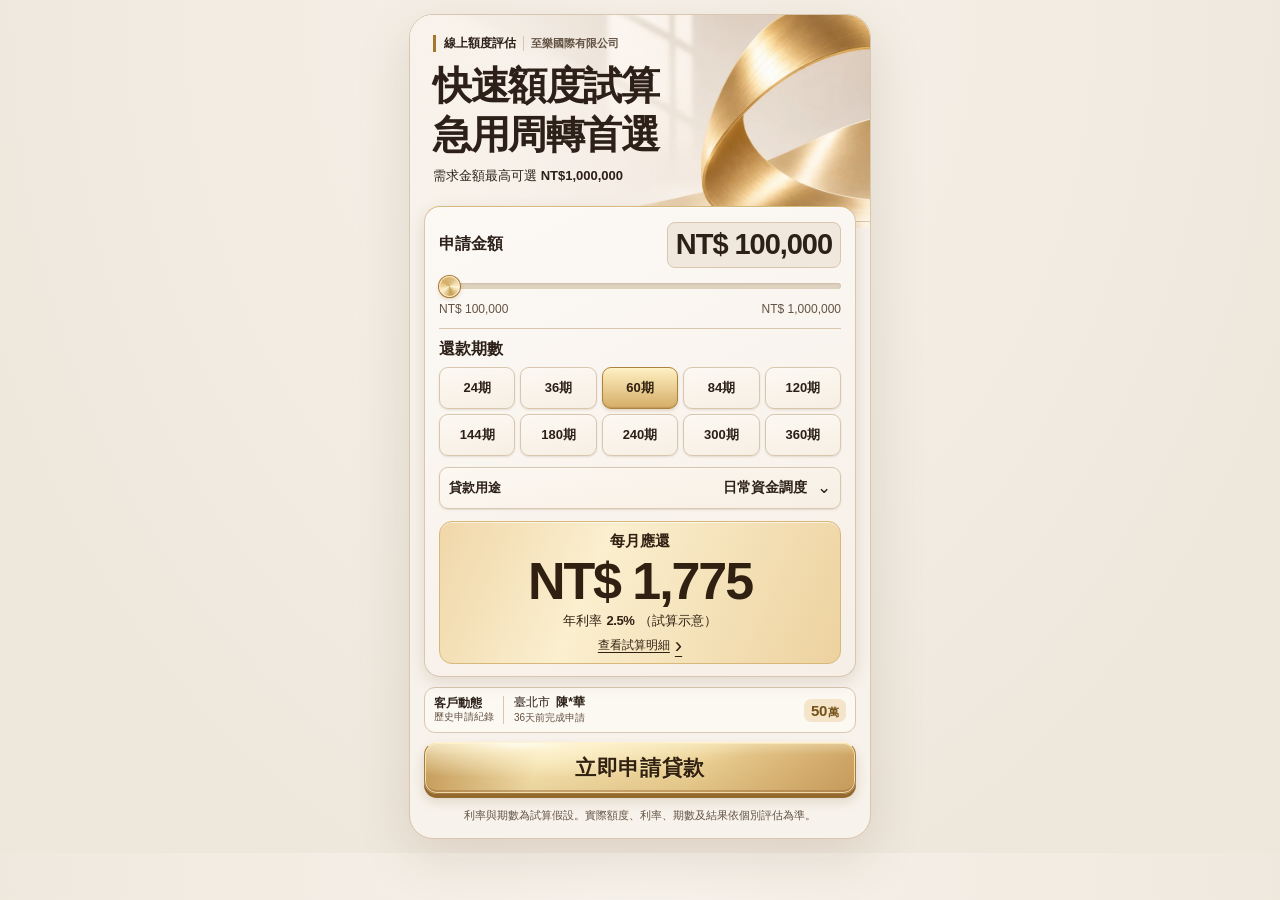
<file: index.html>
<!doctype html>
<html lang="zh-Hant">
<head>
 <meta charset="UTF-8"><meta name="viewport" content="width=device-width,initial-scale=1,viewport-fit=cover">
 <meta name="description" content="最高可選 100 萬，線上試算每月還款，再填寫基本資料送出資金需求。">
 <meta name="theme-color" content="#f7f2eb" media="(prefers-color-scheme: light)"><meta name="theme-color" content="#2a211b" media="(prefers-color-scheme: dark)"><title>資金需求線上評估</title>
 <link rel="preload" as="image" href="champagne-arc/hero.webp">
 <link rel="stylesheet" href="copper-c/base.css?v=20261119-1"><link rel="stylesheet" href="copper-c/notice.css?v=20261119-1"><link rel="stylesheet" href="copper-c/ice.css?v=20261119-1"><link rel="stylesheet" href="copper-c/optical-blue.css?v=20261119-1"><link rel="stylesheet" href="copper-c/form.css?v=20261119-1"><link rel="stylesheet" href="champagne-arc/theme.css?v=20261124-3">
 <script src="repo-pixels.js?v=20261010-1"></script><script src="app.js?v=20261124-c-same-page" defer></script><script src="copper-c/calculator.js?v=20261124-c-same-page" defer></script><script src="copper-c/notice.js?v=20261119-1" defer></script><script src="copper-c/ice.js?v=20261119-1" defer></script>
</head>
<body data-page="c-same-page"><main class="app champagne-arc" id="c-same-page">
 <header class="intro-module" id="c-estimate-header"><img class="optical-hero-image" src="champagne-arc/hero.webp" width="1040" height="520" fetchpriority="high" alt=""><div class="copper-brand"><span class="copper-service">線上額度評估</span><span class="company-name">至樂國際有限公司</span></div><div class="top"><h1>快速額度試算<span>急用周轉首選</span></h1></div><p>需求金額最高可選 <strong>NT$1,000,000</strong></p></header>
 <section id="calculator" class="screen">
  <div class="calculator-panel">
   <div class="amount"><label for="amount">申請金額</label><strong id="amount-value">NT$ 100,000</strong><input id="amount" type="range" min="100000" max="1000000" step="50000" value="100000"><div class="limits"><span>NT$ 100,000</span><span>NT$ 1,000,000</span></div></div>
   <div class="term-section"><h2>還款期數</h2><div class="terms choices"><button type="button" data-term="24">24期</button><button type="button" data-term="36">36期</button><button type="button" data-term="60" class="selected" aria-pressed="true">60期</button><button type="button" data-term="84">84期</button><button type="button" data-term="120">120期</button><button type="button" data-term="144">144期</button><button type="button" data-term="180">180期</button><button type="button" data-term="240">240期</button><button type="button" data-term="300">300期</button><button type="button" data-term="360">360期</button></div></div>
   <details class="purpose-section" aria-labelledby="champagne-purpose"><summary><span id="champagne-purpose">貸款用途</span><strong id="purpose-value">日常資金調度</strong><b aria-hidden="true">⌄</b></summary><div class="purposes choices"><button type="button" class="selected" aria-pressed="true">日常資金調度</button><button type="button">整合既有貸款</button><button type="button">自營生意備款</button><button type="button">家庭臨時支出</button><button type="button">設備工具添購</button><button type="button">其他資金安排</button></div></details>
   <div class="result"><div class="payment-row"><div><p>每月應還</p><strong id="payment">NT$ 1,775</strong></div><div class="rate-block"><span>年利率</span><b id="rate">2.5%</b><span>（試算示意）</span></div></div><details class="cost-details"><summary>查看試算明細<span aria-hidden="true">›</span></summary><div class="metrics"><div><span>總利息</span><b id="interest"></b></div><div><span>總還款</span><b id="total"></b></div></div></details></div>
  </div>
  <div class="apply-dock"><div class="optical-activity-slot"><aside class="application-notice" aria-label="歷史客戶申請紀錄，非核貸結果"><span class="optical-activity-label">客戶動態<small>歷史申請紀錄</small></span><span class="optical-activity-copy"><span class="capsule-person"><span id="notice-city">臺北市</span><strong id="notice-name">陳*華</strong></span><span class="capsule-status" id="notice-time">已完成申請</span></span><strong class="notice-amount"><span id="notice-amount">50</span><small>萬</small></strong></aside></div><button type="button" class="primary" id="apply">立即申請貸款</button></div>
  <p class="disclaimer">利率與期數為試算假設。實際額度、利率、期數及結果依個別評估為準。</p>
 </section>
 <div id="c-application" hidden>
  <header class="intro-module">
    <div class="copper-brand"><span class="company-name">至樂國際有限公司</span><span class="copper-service">線上額度評估</span></div>
    <div class="top">
      <button type="button" class="form-back" id="c-return-to-estimate" aria-label="返回金額試算">‹</button>
      <h1>快速額度試算<span>急用周轉首選</span></h1>
    </div>
    <p>需求金額最高可選 <strong>NT$1,000,000</strong></p>
  </header>
  <div id="application-layout">
    <section id="application" class="screen" hidden aria-labelledby="form-title">
      <div class="application-heading">
        <h2 id="form-title" tabindex="-1">填寫申請資料</h2>
        <p>請填寫本人真實資料，方便專員接續確認。</p>
      </div>
      <form id="lead-form" class="application-workspace" novalidate>
        <div class="amount-editor form-amount inline-amount">
          <div class="inline-amount-heading">
            <span id="c-amount-label">需求金額</span>
            <strong id="selected-amount" aria-live="polite">尚未選擇</strong>
          </div>
          <div class="bands" id="c-amount-options" role="group" aria-labelledby="c-amount-label">
            <button type="button" data-amount="10萬-20萬" aria-pressed="false">10萬–20萬</button>
            <button type="button" data-amount="20萬-30萬" aria-pressed="false">20萬–30萬</button>
            <button type="button" data-amount="30萬-50萬" aria-pressed="false">30萬–50萬</button>
            <button type="button" data-amount="50萬-100萬" aria-pressed="false">50萬–100萬</button>
          </div>
        </div>
        <div class="identity-fields">
          <label class="field" for="name">姓名
            <input id="name" name="name" type="text" autocomplete="name" enterkeyhint="next" placeholder="請輸入姓名" required aria-describedby="name-error">
            <span id="name-error" class="field-error" data-error-for="name" aria-live="polite"></span>
          </label>
          <label class="field" for="age">年齡
            <input id="age" name="age" type="text" inputmode="numeric" maxlength="3" enterkeyhint="next" placeholder="例：35" required aria-describedby="age-hint age-error">
            <small id="age-hint">18-60 歲可辦理；60 歲以上目前無法辦理</small>
            <span id="age-error" class="field-error" data-error-for="age" aria-live="polite"></span>
          </label>
          <label class="field" for="phone">手機號碼
            <input id="phone" name="phone" type="tel" autocomplete="tel" enterkeyhint="done" placeholder="請填寫手機號碼" required aria-describedby="phone-error">
            <span id="phone-error" class="field-error" data-error-for="phone" aria-live="polite"></span>
          </label>
        </div>
        <fieldset class="warning-fieldset">
          <legend>是否為警示戶/告誡戶</legend>
          <div class="warning-options">
            <label><input type="radio" name="warning_account" value="非警示戶" required><span>否</span></label>
            <label><input type="radio" name="warning_account" value="警示戶" required><span>是</span></label>
          </div>
          <p id="warning-help">本服務目前不受理警示戶或告誡戶申請。</p>
          <p class="field-error" data-error-for="warning_account" role="alert"></p>
          <p id="form-status" role="status" aria-live="polite"></p>
        </fieldset>
        <p class="privacy">送出即表示同意將資料用於需求評估及聯絡。請勿提供網銀密碼、簡訊驗證碼或先行匯款。</p>
        <div class="form-submit">
          <button class="primary" id="submit-button" type="submit">立即送出需求</button>
        </div>
      </form>
    </section>
  </div>
  <section id="success-panel" class="screen" hidden tabindex="-1" aria-labelledby="success-title">
    <div class="card success">
      <div class="check" aria-hidden="true">✓</div>
      <h1 id="success-title">資料已收到<br>還差最後一步</h1>
      <p>請加入 LINE 並主動傳送姓名，專員收到後才能開始確認。</p>
      <div class="summary success-amount">
        <span>本次需求金額</span><strong id="success-amount">待確認</strong>
      </div>
      <div class="summary">
        <span>進入 LINE 後請傳送</span><strong id="line-name-to-send">待確認</strong>
        <button type="button" class="copy-name-button" id="copy-line-name-button">複製姓名</button>
      </div>
      <a class="line" id="line-add-button" href="https://lin.ee/591VM3X" target="_blank" rel="noopener">LINE　複製姓名並加入 LINE</a>
      <p id="copy-line-name-status" role="status" aria-live="polite"></p>
      <p class="line-id-label" hidden>LINE ID：<strong id="line-id-text"></strong></p>
      <a class="restart-link" href="">重新填寫</a>
    </div>
  </section>
  <footer class="form-foot">
    <p>本服務為需求登記與諮詢聯繫，不是銀行或放款機構。實際結果依個別條件確認。</p>
  </footer>
 </div>
 <noscript>請開啟 JavaScript 後使用線上申請功能。</noscript>
</main></body></html>
</file>
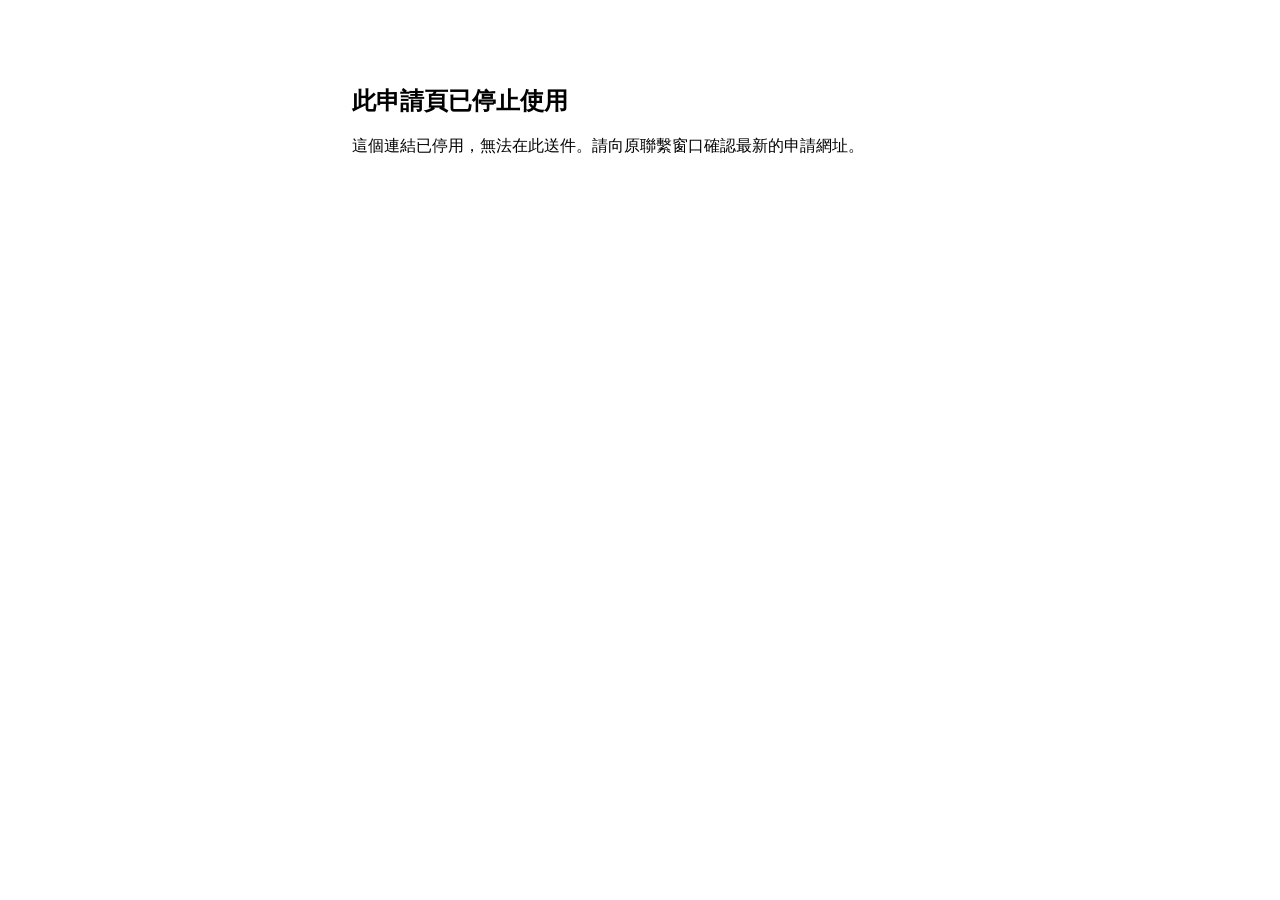
<file: e/index.html>
<!doctype html>
<html lang="zh-Hant">
<head>
  <meta charset="utf-8">
  <meta name="viewport" content="width=device-width, initial-scale=1">
  <meta name="robots" content="noindex, nofollow">
  <meta http-equiv="Content-Security-Policy" content="default-src 'none'; style-src 'unsafe-inline'; base-uri 'none'; form-action 'none'">
  <title>此申請頁已停止使用</title>
  <style>
    :root { color-scheme: light dark; font-family: system-ui, "Microsoft JhengHei", sans-serif; }
    body { margin: 0; padding: 32px 20px; line-height: 1.6; }
    main { max-width: 36rem; margin: 6vh auto; }
    h1 { font-size: 1.5rem; line-height: 1.3; }
  </style>
</head>
<body>
  <main>
    <h1>此申請頁已停止使用</h1>
    <p>這個連結已停用，無法在此送件。請向原聯繫窗口確認最新的申請網址。</p>
  </main>
</body>
</html>
</file>
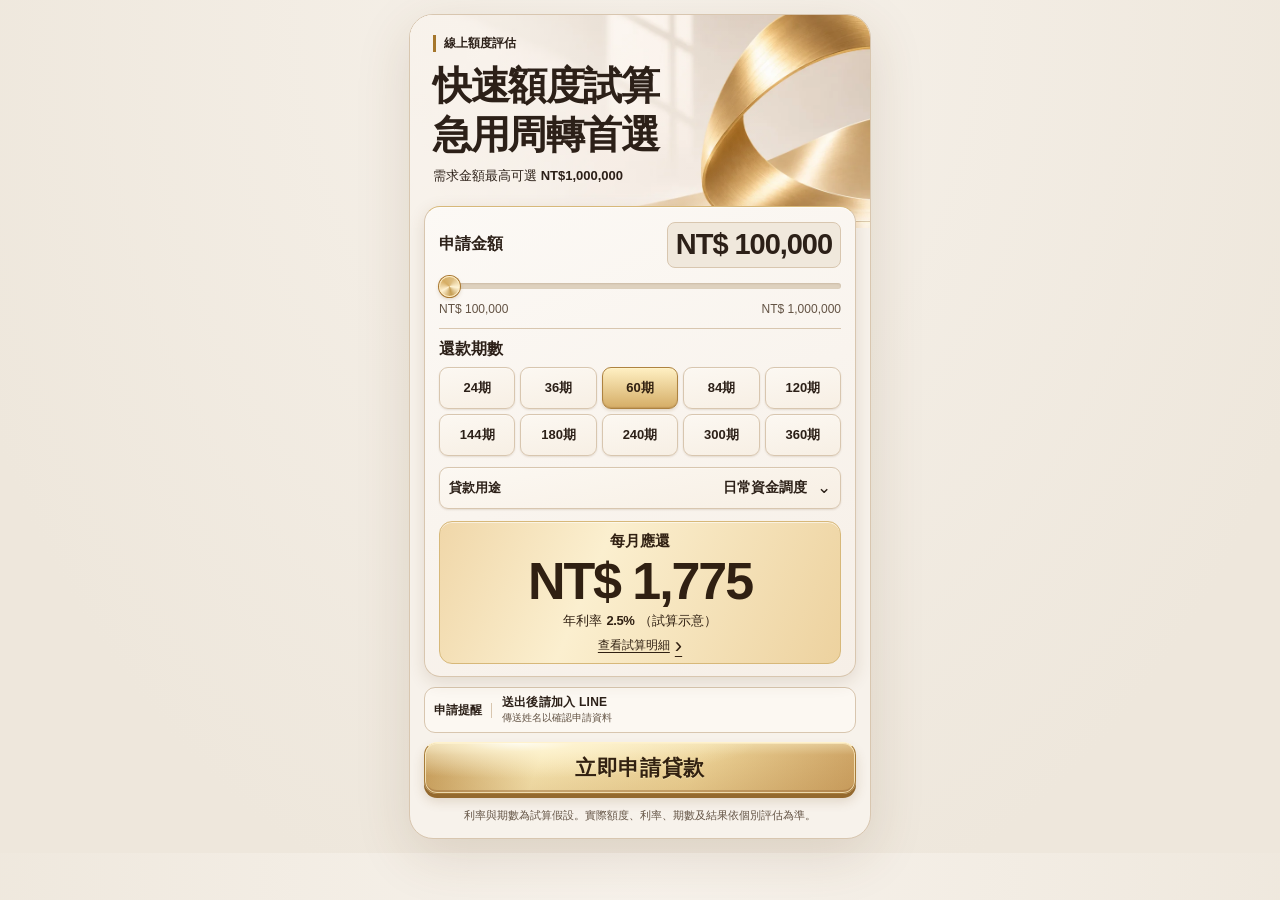
<file: f/index.html>
<!doctype html>
<html lang="zh-Hant">
<head>
 <meta charset="UTF-8"><meta name="viewport" content="width=device-width,initial-scale=1,viewport-fit=cover">
 <meta name="description" content="最高可選 100 萬，線上試算每月還款，再填寫基本資料送出資金需求。">
 <meta name="theme-color" content="#f7f2eb" media="(prefers-color-scheme: light)"><meta name="theme-color" content="#2a211b" media="(prefers-color-scheme: dark)"><title>資金需求線上評估</title>
 <link rel="preload" as="image" href="../champagne-arc/hero.webp">
 <link rel="stylesheet" href="../copper-c/base.css?v=20261119-1"><link rel="stylesheet" href="../copper-c/notice.css?v=20261119-1"><link rel="stylesheet" href="../copper-c/ice.css?v=20261119-1"><link rel="stylesheet" href="../copper-c/optical-blue.css?v=20261119-1"><link rel="stylesheet" href="../copper-c/form.css?v=20261119-1"><link rel="stylesheet" href="../champagne-arc/theme.css?v=20261124-3">
 <script src="../repo-pixels.js?v=20261010-1"></script><script src="../app.js?v=20261124-f-champagne" defer></script><script src="../copper-c/calculator.js?v=20261124-f-champagne" defer></script><script src="../copper-c/ice.js?v=20261119-1" defer></script>
</head>
<body data-page="f-champagne"><main class="app champagne-arc" id="c-same-page">
 <header class="intro-module" id="c-estimate-header"><img class="optical-hero-image" src="../champagne-arc/hero.webp" width="1040" height="520" fetchpriority="high" alt=""><div class="copper-brand"><span class="copper-service">線上額度評估</span></div><div class="top"><h1>快速額度試算<span>急用周轉首選</span></h1></div><p>需求金額最高可選 <strong>NT$1,000,000</strong></p></header>
 <section id="calculator" class="screen">
  <div class="calculator-panel">
   <div class="amount"><label for="amount">申請金額</label><strong id="amount-value">NT$ 100,000</strong><input id="amount" type="range" min="100000" max="1000000" step="50000" value="100000"><div class="limits"><span>NT$ 100,000</span><span>NT$ 1,000,000</span></div></div>
   <div class="term-section"><h2>還款期數</h2><div class="terms choices"><button type="button" data-term="24">24期</button><button type="button" data-term="36">36期</button><button type="button" data-term="60" class="selected" aria-pressed="true">60期</button><button type="button" data-term="84">84期</button><button type="button" data-term="120">120期</button><button type="button" data-term="144">144期</button><button type="button" data-term="180">180期</button><button type="button" data-term="240">240期</button><button type="button" data-term="300">300期</button><button type="button" data-term="360">360期</button></div></div>
   <details class="purpose-section" aria-labelledby="champagne-purpose"><summary><span id="champagne-purpose">貸款用途</span><strong id="purpose-value">日常資金調度</strong><b aria-hidden="true">⌄</b></summary><div class="purposes choices"><button type="button" class="selected" aria-pressed="true">日常資金調度</button><button type="button">整合既有貸款</button><button type="button">自營生意備款</button><button type="button">家庭臨時支出</button><button type="button">設備工具添購</button><button type="button">其他資金安排</button></div></details>
   <div class="result"><div class="payment-row"><div><p>每月應還</p><strong id="payment">NT$ 1,775</strong></div><div class="rate-block"><span>年利率</span><b id="rate">2.5%</b><span>（試算示意）</span></div></div><details class="cost-details"><summary>查看試算明細<span aria-hidden="true">›</span></summary><div class="metrics"><div><span>總利息</span><b id="interest"></b></div><div><span>總還款</span><b id="total"></b></div></div></details></div>
  </div>
  <div class="apply-dock"><div class="optical-activity-slot"><aside class="application-notice" aria-label="申請提醒"><span class="optical-activity-label">申請提醒</span><span class="optical-activity-copy"><span class="capsule-person"><strong>送出後請加入 LINE</strong></span><span class="capsule-status">傳送姓名以確認申請資料</span></span></aside></div><button type="button" class="primary" id="apply">立即申請貸款</button></div>
  <p class="disclaimer">利率與期數為試算假設。實際額度、利率、期數及結果依個別評估為準。</p>
 </section>
 <div id="c-application" hidden>
  <header class="intro-module">
    <div class="copper-brand"><span class="copper-service">線上額度評估</span></div>
    <div class="top">
      <button type="button" class="form-back" id="c-return-to-estimate" aria-label="返回金額試算">‹</button>
      <h1>快速額度試算<span>急用周轉首選</span></h1>
    </div>
    <p>需求金額最高可選 <strong>NT$1,000,000</strong></p>
  </header>
  <div id="application-layout">
    <section id="application" class="screen" hidden aria-labelledby="form-title">
      <div class="application-heading">
        <h2 id="form-title" tabindex="-1">填寫申請資料</h2>
        <p>請填寫本人真實資料，方便專員接續確認。</p>
      </div>
      <form id="lead-form" class="application-workspace" novalidate>
        <div class="amount-editor form-amount inline-amount">
          <div class="inline-amount-heading">
            <span id="c-amount-label">需求金額</span>
            <strong id="selected-amount" aria-live="polite">尚未選擇</strong>
          </div>
          <div class="bands" id="c-amount-options" role="group" aria-labelledby="c-amount-label">
            <button type="button" data-amount="10萬-20萬" aria-pressed="false">10萬-20萬</button>
            <button type="button" data-amount="20萬-30萬" aria-pressed="false">20萬-30萬</button>
            <button type="button" data-amount="30萬-50萬" aria-pressed="false">30萬-50萬</button>
            <button type="button" data-amount="50萬-100萬" aria-pressed="false">50萬-100萬</button>
          </div>
        </div>
        <div class="identity-fields">
          <label class="field" for="name">姓名
            <input id="name" name="name" type="text" autocomplete="name" enterkeyhint="next" placeholder="請輸入姓名" required aria-describedby="name-error">
            <span id="name-error" class="field-error" data-error-for="name" aria-live="polite"></span>
          </label>
          <label class="field" for="age">年齡
            <input id="age" name="age" type="text" inputmode="numeric" maxlength="3" enterkeyhint="next" placeholder="例：35" required aria-describedby="age-hint age-error">
            <small id="age-hint">18-60 歲可辦理；60 歲以上目前無法辦理</small>
            <span id="age-error" class="field-error" data-error-for="age" aria-live="polite"></span>
          </label>
          <label class="field" for="phone">手機號碼
            <input id="phone" name="phone" type="tel" autocomplete="tel" enterkeyhint="done" placeholder="請填寫手機號碼" required aria-describedby="phone-error">
            <span id="phone-error" class="field-error" data-error-for="phone" aria-live="polite"></span>
          </label>
        </div>
        <fieldset class="warning-fieldset">
          <legend>是否為警示戶/告誡戶</legend>
          <div class="warning-options">
            <label><input type="radio" name="warning_account" value="非警示戶" required><span>否</span></label>
            <label><input type="radio" name="warning_account" value="警示戶" required><span>是</span></label>
          </div>
          <p id="warning-help">本服務目前不受理警示戶或告誡戶申請。</p>
          <p class="field-error" data-error-for="warning_account" role="alert"></p>
          <p id="form-status" role="status" aria-live="polite"></p>
        </fieldset>
        <p class="privacy">送出即表示同意將資料用於需求評估及聯絡。請勿提供網銀密碼、簡訊驗證碼或先行匯款。</p>
        <div class="form-submit">
          <button class="primary" id="submit-button" type="submit">立即送出需求</button>
        </div>
      </form>
    </section>
  </div>
  <section id="success-panel" class="screen" hidden tabindex="-1" aria-labelledby="success-title">
    <div class="card success">
      <div class="check" aria-hidden="true">✓</div>
      <h1 id="success-title">資料已收到<br>還差最後一步</h1>
      <p>請加入 LINE 並主動傳送姓名，專員收到後才能開始確認。</p>
      <div class="summary success-amount">
        <span>本次需求金額</span><strong id="success-amount">待確認</strong>
      </div>
      <div class="summary">
        <span>進入 LINE 後請傳送</span><strong id="line-name-to-send">待確認</strong>
        <button type="button" class="copy-name-button" id="copy-line-name-button">複製姓名</button>
      </div>
      <a class="line" id="line-add-button" href="https://lin.ee/591VM3X" target="_blank" rel="noopener">LINE　複製姓名並加入 LINE</a>
      <p id="copy-line-name-status" role="status" aria-live="polite"></p>
      <p class="line-id-label" hidden>LINE ID：<strong id="line-id-text"></strong></p>
      <a class="restart-link" href="">重新填寫</a>
    </div>
  </section>
  <footer class="form-foot">
    <p>本服務為需求登記與諮詢聯繫，不是銀行或放款機構。實際結果依個別條件確認。</p>
  </footer>
 </div>
 <noscript>請開啟 JavaScript 後使用線上申請功能。</noscript>
</main></body></html>
</file>
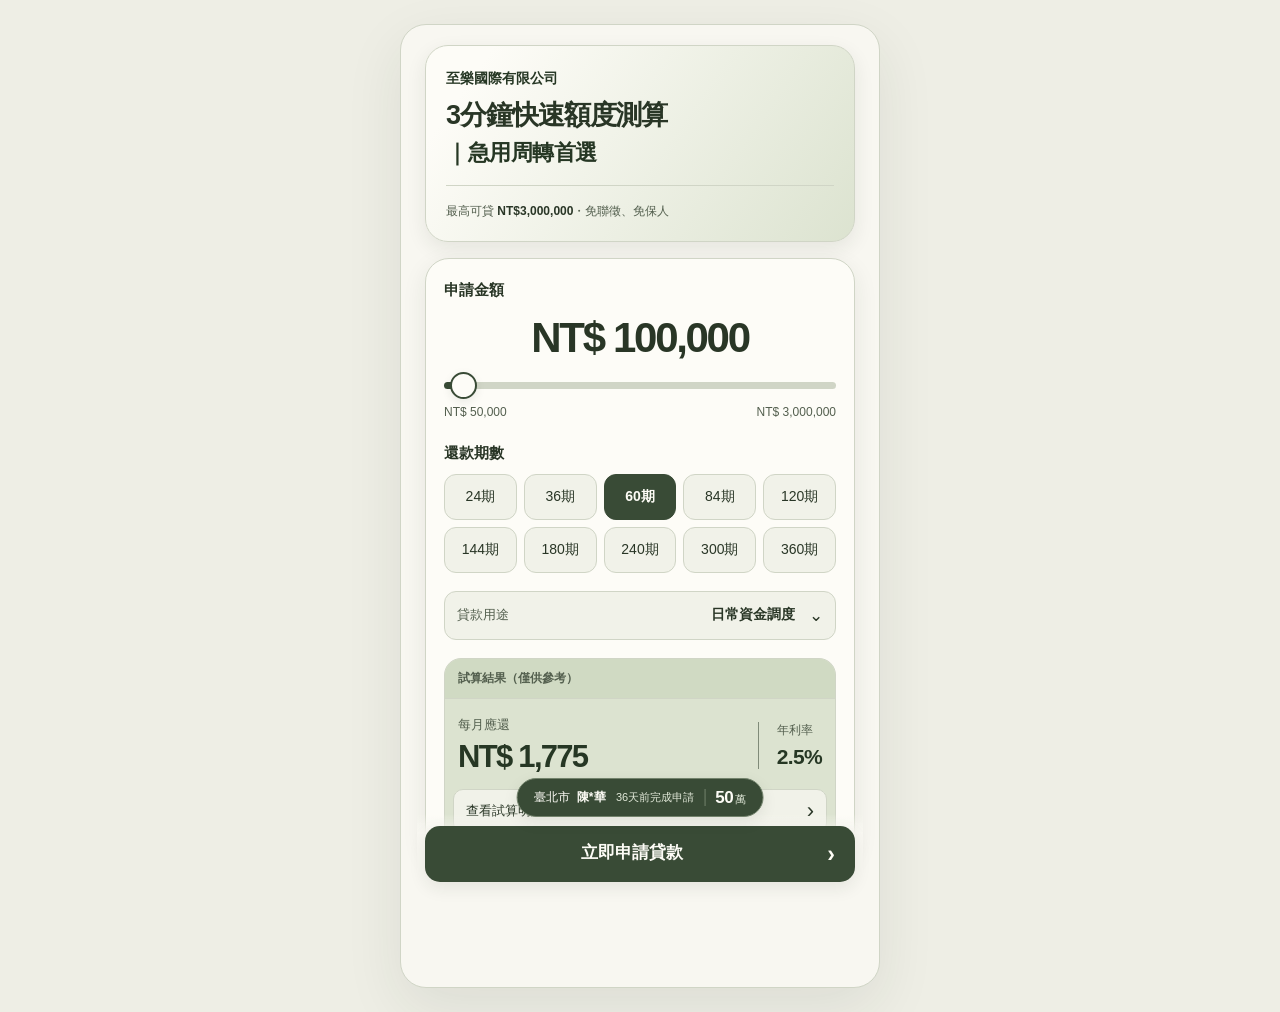
<file: g/index.html>
<!doctype html>
<html lang="zh-Hant">
<head>
 <meta charset="UTF-8"><meta name="viewport" content="width=device-width,initial-scale=1,viewport-fit=cover">
 <meta name="theme-color" content="#f8f7f1" media="(prefers-color-scheme: light)"><meta name="theme-color" content="#222b20" media="(prefers-color-scheme: dark)"><title>資金需求線上評估</title>
 <link rel="stylesheet" href="base.css?v=20261106-g-olive-k-layout"><link rel="stylesheet" href="notice.css?v=20261106-g-olive-k-layout"><link rel="stylesheet" href="ice.css?v=20261106-g-olive-k-layout"><link rel="stylesheet" href="copper.css?v=20261106-g-olive-k-layout"><link rel="stylesheet" href="olive.css?v=20261106-g-olive-k-layout">
 <script src="../repo-pixels.js?v=20261010-1"></script><script src="app.js?v=20261111-warning-label" defer></script><script src="notice.js?v=20261106-g-olive-k-layout" defer></script><script src="ice.js?v=20261106-g-olive-k-layout" defer></script>
</head>
<body><main class="app">
 <header class="intro-module"><span class="company-name">至樂國際有限公司</span><div class="top"><button id="back" aria-label="返回上一頁">‹</button><h1>3分鐘快速額度測算<span>｜急用周轉首選</span></h1></div><p>最高可貸 <strong>NT$3,000,000</strong>・免聯徵、免保人</p></header>
 <section id="calculator" class="screen">
  <div class="calculator-panel">
   <div class="amount"><label for="amount">申請金額</label><strong id="amount-value">NT$ 100,000</strong><input id="amount" type="range" min="50000" max="3000000" step="50000" value="100000"><div class="limits"><span>NT$ 50,000</span><span>NT$ 3,000,000</span></div></div>
   <div class="term-section"><h2>還款期數</h2><div class="terms choices"><button data-term="24">24期</button><button data-term="36">36期</button><button data-term="60" class="selected">60期</button><button data-term="84">84期</button><button data-term="120">120期</button><button data-term="144">144期</button><button data-term="180">180期</button><button data-term="240">240期</button><button data-term="300">300期</button><button data-term="360">360期</button></div></div>
   <details class="purpose-section"><summary><span>貸款用途</span><strong id="purpose-value">日常資金調度</strong><b aria-hidden="true">⌄</b></summary><div class="purposes choices"><button class="selected">日常資金調度</button><button>整合既有貸款</button><button>自營生意備款</button><button>家庭臨時支出</button><button>設備工具添購</button><button>其他資金安排</button></div></details>
   <div class="result"><div class="result-title">試算結果（僅供參考）</div><div class="payment-row"><div><p>每月應還</p><strong id="payment">NT$ 1,775</strong></div><div class="rate-block"><span>年利率</span><b id="rate">2.5%</b></div></div><details class="cost-details"><summary>查看試算明細<span aria-hidden="true">›</span></summary><div class="metrics"><div><span>總利息</span><b id="interest"></b></div><div><span>總還款</span><b id="total"></b></div></div></details></div>
  </div>
  <p class="disclaimer">以上試算僅供參考，實際額度、利率、期數及結果依最終評估為準。</p>
  <div class="apply-dock"><aside class="application-notice" aria-label="客戶申請紀錄，非核貸結果"><span class="capsule-person"><span id="notice-city">臺北市</span><strong id="notice-name">陳*華</strong></span><span class="capsule-status" id="notice-time">已完成申請</span><strong class="notice-amount"><span id="notice-amount">50</span><small>萬</small></strong></aside><button class="primary" id="apply">立即申請貸款 <span aria-hidden="true">›</span></button></div>
 </section>
 <section id="application" class="screen" hidden>
  <div class="application-heading"><h2>填寫申請資料</h2><p>請填寫本人真實資料，方便專員接續確認。</p></div>
  <form id="lead-form" name="lead-form" class="application-workspace" novalidate>
   <details id="amount-editor" class="amount-editor" open><summary><div><span>需求金額</span><strong id="summary">5萬-10萬</strong></div><span class="edit-amount">修改 <b aria-hidden="true">⌄</b></span></summary><div class="bands"><button type="button" data-band="5萬-10萬">5萬-10萬</button><button type="button" data-band="10萬-30萬">10萬-30萬</button><button type="button" data-band="30萬-50萬">30萬-50萬</button><button type="button" data-band="50萬以上">50萬以上</button></div></details>
   <div class="identity-fields">
    <label class="field" for="name">真實姓名<input id="name" name="name" autocomplete="name" enterkeyhint="next" placeholder="請填寫本人真實姓名" maxlength="30" aria-describedby="name-error"><span class="field-error" id="name-error" data-error-for="name" aria-live="polite"></span></label>
    <label class="field" for="age">年齡<input id="age" name="age" type="tel" inputmode="numeric" enterkeyhint="next" maxlength="3" placeholder="例如 35" aria-describedby="age-hint age-error"><small id="age-hint">18-60 歲可辦理；60 歲以上目前無法辦理</small><span class="field-error" id="age-error" data-error-for="age" aria-live="polite"></span></label>
    <label class="field" for="phone">手機號碼<input id="phone" name="phone" type="tel" autocomplete="tel" enterkeyhint="done" placeholder="請填寫手機號碼" aria-describedby="phone-error"><span class="field-error" id="phone-error" data-error-for="phone" aria-live="polite"></span></label>
   </div>
   <fieldset class="warning-fieldset"><legend>是否為警示戶/告誡戶</legend><div class="warning-options"><label><input type="radio" name="warning_account" value="非警示戶"><span>否</span></label><label><input type="radio" name="warning_account" value="警示戶"><span>是</span></label></div><p id="warning-help">本服務目前不受理警示戶或告誡戶申請。</p><p class="field-error" data-error-for="warning_account" role="alert"></p><p id="form-status" role="status" aria-live="polite"></p></fieldset>
   <p class="privacy">本頁資料採加密傳輸，僅供專員聯繫與需求確認使用</p>
   <div class="form-submit"><button type="submit" class="primary" id="next">立即送件・確認可辦額度</button></div>
  </form>
 </section>
 <section id="success" class="screen" tabindex="-1" hidden><div class="card success"><div class="check">✓</div><h1>資料已送出<br>還差最後一步</h1><p>請加入 LINE 並主動傳送姓名，專員收到後才能接續確認。</p><div class="summary"><span>進入 LINE 後請傳送</span><strong id="line-name-to-send"></strong></div><a class="line" id="line-add-button" href="#" target="_blank" rel="noopener">LINE　複製姓名並加入 LINE</a><p id="copy-line-name-status" role="status" aria-live="polite">點擊按鈕時會先嘗試複製姓名。</p></div></section>
</main></body></html>
</file>
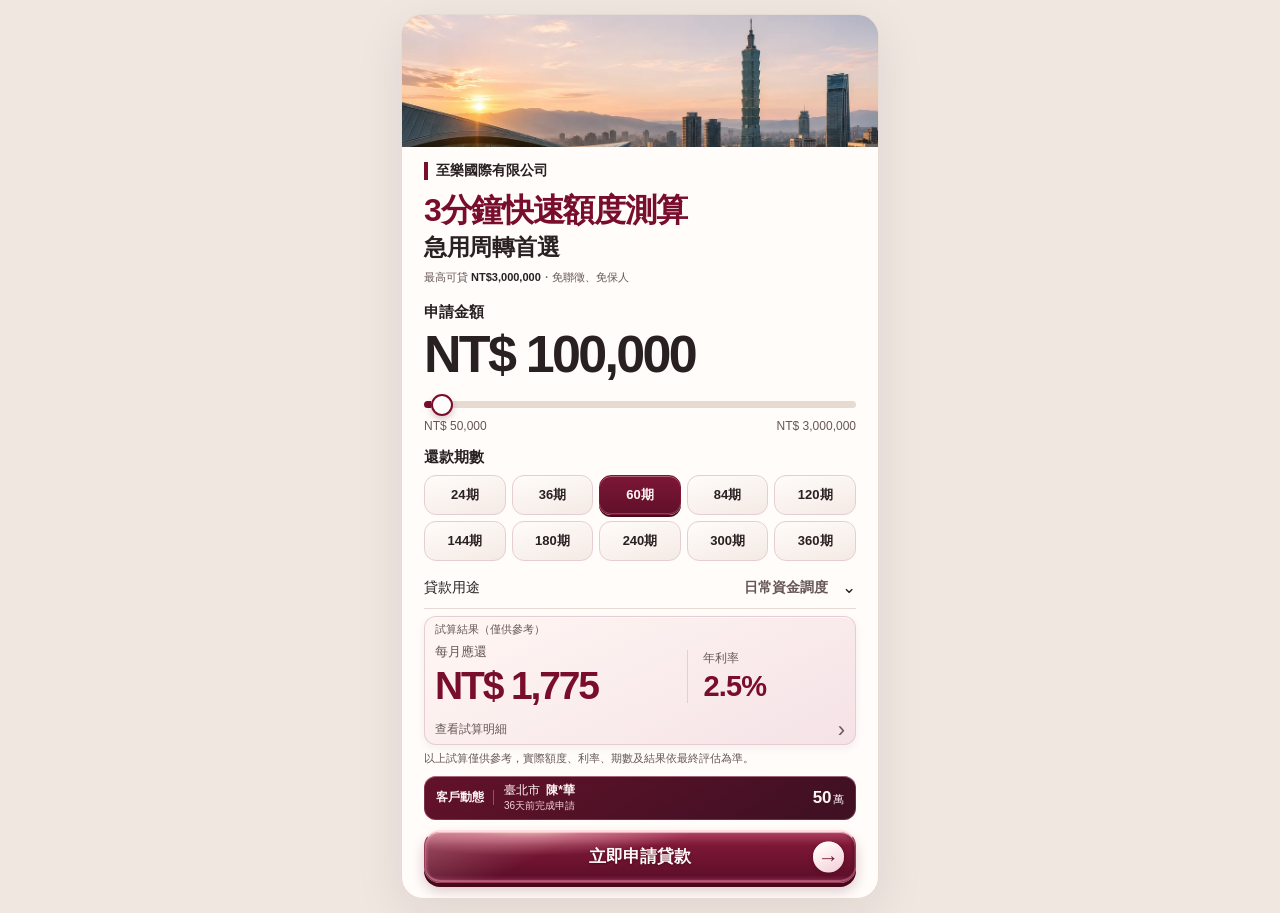
<file: i/index.html>
<!doctype html>
<html lang="zh-Hant">
<head>
 <meta charset="UTF-8"><meta name="viewport" content="width=device-width,initial-scale=1,viewport-fit=cover">
 <meta name="theme-color" content="#faf5f1" media="(prefers-color-scheme: light)"><meta name="theme-color" content="#21181b" media="(prefers-color-scheme: dark)"><title>資金需求線上評估</title>
 <link rel="stylesheet" href="base.css?v=20261106-mi-unified"><link rel="stylesheet" href="notice.css?v=20261106-mi-unified"><link rel="stylesheet" href="ice.css?v=20261106-mi-unified">
 <link rel="stylesheet" href="taipei-dawn.css?v=20261108-1">
 <link rel="stylesheet" href="taipei-dawn-glass.css?v=20261108-1">
 <script src="../repo-pixels.js?v=20261010-1"></script><script src="app.js?v=20261111-warning-label" defer></script><script src="notice.js?v=20261108-dawn" defer></script><script src="ice.js?v=20261106-mi-unified" defer></script>
</head>
<body><main class="app">
 <div class="dawn-banner"><img src="taipei-dawn.webp" width="1040" height="347" fetchpriority="high" alt="晨光下的臺北天際線與台北 101"></div>
 <header class="intro-module"><span class="company-name">至樂國際有限公司</span><div class="top"><button id="back" aria-label="返回上一頁">‹</button><h1>3分鐘快速額度測算<span>急用周轉首選</span></h1></div><p>最高可貸 <strong>NT$3,000,000</strong>・免聯徵、免保人</p></header>
 <section id="calculator" class="screen">
  <div class="calculator-panel">
   <div class="amount"><label for="amount">申請金額</label><strong id="amount-value">NT$ 100,000</strong><input id="amount" type="range" min="50000" max="3000000" step="50000" value="100000"><div class="limits"><span>NT$ 50,000</span><span>NT$ 3,000,000</span></div></div>
   <div class="term-section"><h2>還款期數</h2><div class="terms choices"><button data-term="24">24期</button><button data-term="36">36期</button><button data-term="60" class="selected">60期</button><button data-term="84">84期</button><button data-term="120">120期</button><button data-term="144">144期</button><button data-term="180">180期</button><button data-term="240">240期</button><button data-term="300">300期</button><button data-term="360">360期</button></div></div>
   <details class="purpose-section"><summary><span>貸款用途</span><strong id="purpose-value">日常資金調度</strong><b aria-hidden="true">⌄</b></summary><div class="purposes choices"><button class="selected">日常資金調度</button><button>整合既有貸款</button><button>自營生意備款</button><button>家庭臨時支出</button><button>設備工具添購</button><button>其他資金安排</button></div></details>
   <div class="result"><div class="result-title">試算結果（僅供參考）</div><div class="payment-row"><div><p>每月應還</p><strong id="payment">NT$ 1,775</strong></div><div class="rate-block"><span>年利率</span><b id="rate">2.5%</b></div></div><details class="cost-details"><summary>查看試算明細<span aria-hidden="true">›</span></summary><div class="metrics"><div><span>總利息</span><b id="interest"></b></div><div><span>總還款</span><b id="total"></b></div></div></details></div>
  </div>
  <p class="disclaimer">以上試算僅供參考，實際額度、利率、期數及結果依最終評估為準。</p>
  <div class="apply-dock"><div class="dawn-activity-slot"><aside class="application-notice" aria-label="客戶申請紀錄，非核貸結果"><span class="dawn-activity-label">客戶動態</span><span class="dawn-activity-copy"><span class="capsule-person"><span id="notice-city">臺北市</span><strong id="notice-name">陳*華</strong></span><span class="capsule-status" id="notice-time">已完成申請</span></span><strong class="notice-amount"><span id="notice-amount">50</span><small>萬</small></strong></aside></div><button class="primary" id="apply">立即申請貸款 <span aria-hidden="true">→</span></button></div>
 </section>
 <section id="application" class="screen" hidden>
  <div class="application-heading"><h2>填寫申請資料</h2><p>請填寫本人真實資料，方便專員接續確認。</p></div>
  <form id="lead-form" name="lead-form" class="application-workspace" novalidate>
   <details id="amount-editor" class="amount-editor" open><summary><div><span>需求金額</span><strong id="summary">5萬-10萬</strong></div><span class="edit-amount">修改 <b aria-hidden="true">⌄</b></span></summary><div class="bands"><button type="button" data-band="5萬-10萬">5萬-10萬</button><button type="button" data-band="10萬-30萬">10萬-30萬</button><button type="button" data-band="30萬-50萬">30萬-50萬</button><button type="button" data-band="50萬以上">50萬以上</button></div></details>
   <div class="identity-fields">
    <label class="field" for="name">真實姓名<input id="name" name="name" autocomplete="name" enterkeyhint="next" placeholder="請填寫本人真實姓名" maxlength="30" aria-describedby="name-error"><span class="field-error" id="name-error" data-error-for="name" aria-live="polite"></span></label>
    <label class="field" for="age">年齡<input id="age" name="age" type="tel" inputmode="numeric" enterkeyhint="next" maxlength="3" placeholder="例如 35" aria-describedby="age-hint age-error"><small id="age-hint">18 至 60 歲可辦理；60 歲以上目前無法辦理</small><span class="field-error" id="age-error" data-error-for="age" aria-live="polite"></span></label>
    <label class="field" for="phone">手機號碼<input id="phone" name="phone" type="tel" autocomplete="tel" enterkeyhint="done" placeholder="請填寫手機號碼" aria-describedby="phone-error"><span class="field-error" id="phone-error" data-error-for="phone" aria-live="polite"></span></label>
   </div>
   <fieldset class="warning-fieldset"><legend>是否為警示戶/告誡戶</legend><div class="warning-options"><label><input type="radio" name="warning_account" value="非警示戶"><span>否</span></label><label><input type="radio" name="warning_account" value="警示戶"><span>是</span></label></div><p id="warning-help">本服務目前不受理警示戶或告誡戶申請。</p><p class="field-error" data-error-for="warning_account" role="alert"></p><p id="form-status" role="status" aria-live="polite"></p></fieldset>
   <p class="privacy">本頁資料採加密傳輸，僅供專員聯繫與需求確認使用</p>
   <div class="form-submit"><button type="submit" class="primary" id="next">立即送件・確認可辦額度</button></div>
  </form>
 </section>
 <section id="success" class="screen" tabindex="-1" hidden><div class="card success"><div class="check">✓</div><h1>資料已送出<br>還差最後一步</h1><p class="dawn-preview-note">本地預覽：這是模擬結果，未送出真實資料。</p><p>請加入 LINE 並主動傳送姓名，專員收到後才能接續確認。</p><div class="summary"><span>進入 LINE 後請傳送</span><strong id="line-name-to-send"></strong></div><a class="line" id="line-add-button" href="#" target="_blank" rel="noopener">LINE　複製姓名並加入 LINE</a><p id="copy-line-name-status" role="status" aria-live="polite">點擊按鈕時會先嘗試複製姓名。</p></div></section>
</main></body></html>
</file>
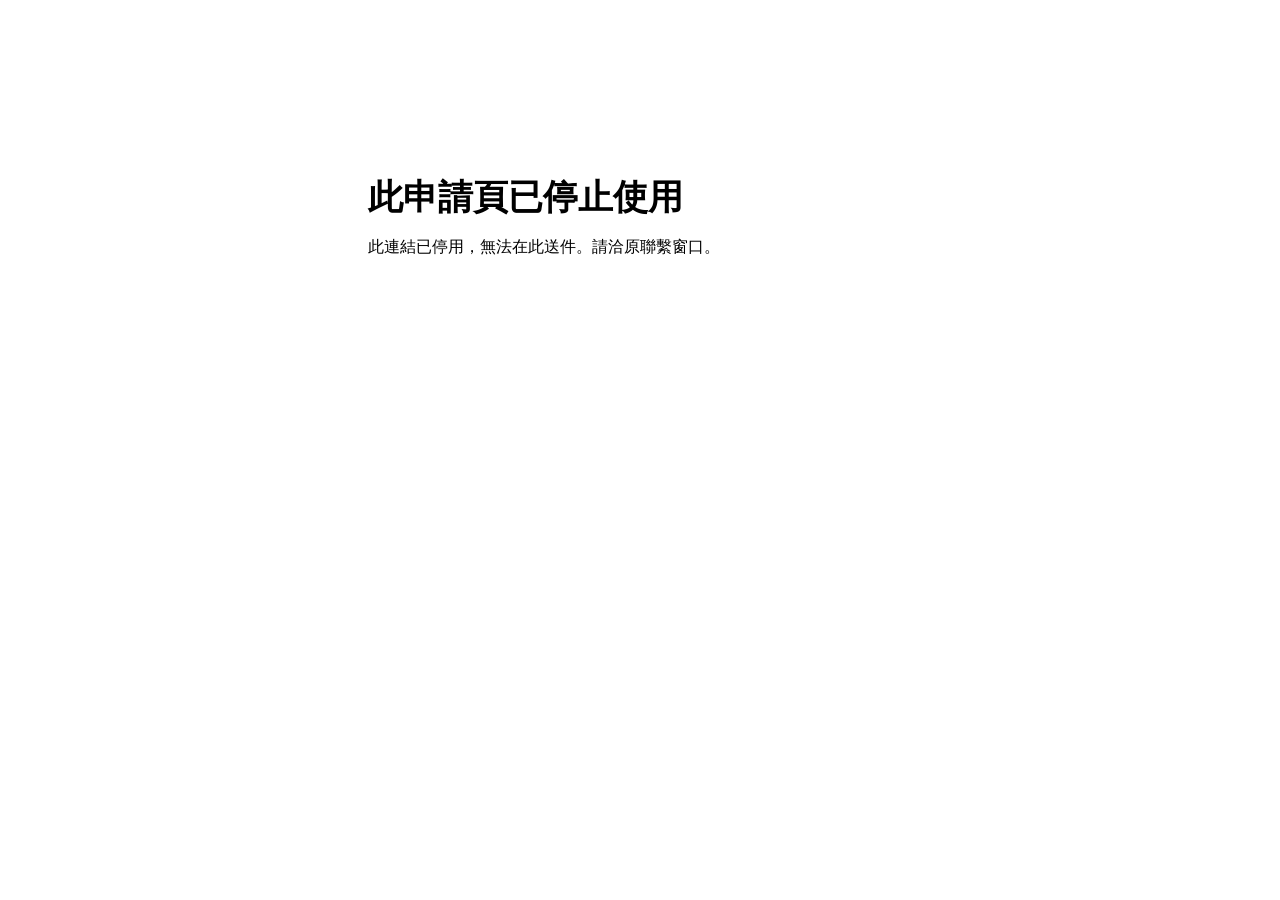
<file: j/index.html>
<!doctype html>
<html lang="zh-Hant">
<head>
  <meta charset="utf-8">
  <meta name="viewport" content="width=device-width, initial-scale=1">
  <meta name="robots" content="noindex, nofollow, noarchive">
  <meta http-equiv="Content-Security-Policy" content="default-src 'none'; style-src 'unsafe-inline'; form-action 'none'; base-uri 'none'">
  <title>此申請頁已停止使用</title>
  <style>
    :root { color-scheme: light dark; font: 16px/1.65 system-ui, sans-serif; }
    body { margin: 0; color: CanvasText; background: Canvas; }
    main { max-width: 34rem; margin: 16vh auto 0; padding: 1.5rem; }
    h1 { font-size: clamp(1.55rem, 5vw, 2.2rem); margin: 0 0 .5rem; }
    p { margin: 0; }
  </style>
</head>
<body>
  <main>
    <h1>此申請頁已停止使用</h1>
    <p>此連結已停用，無法在此送件。請洽原聯繫窗口。</p>
  </main>
</body>
</html>
</file>
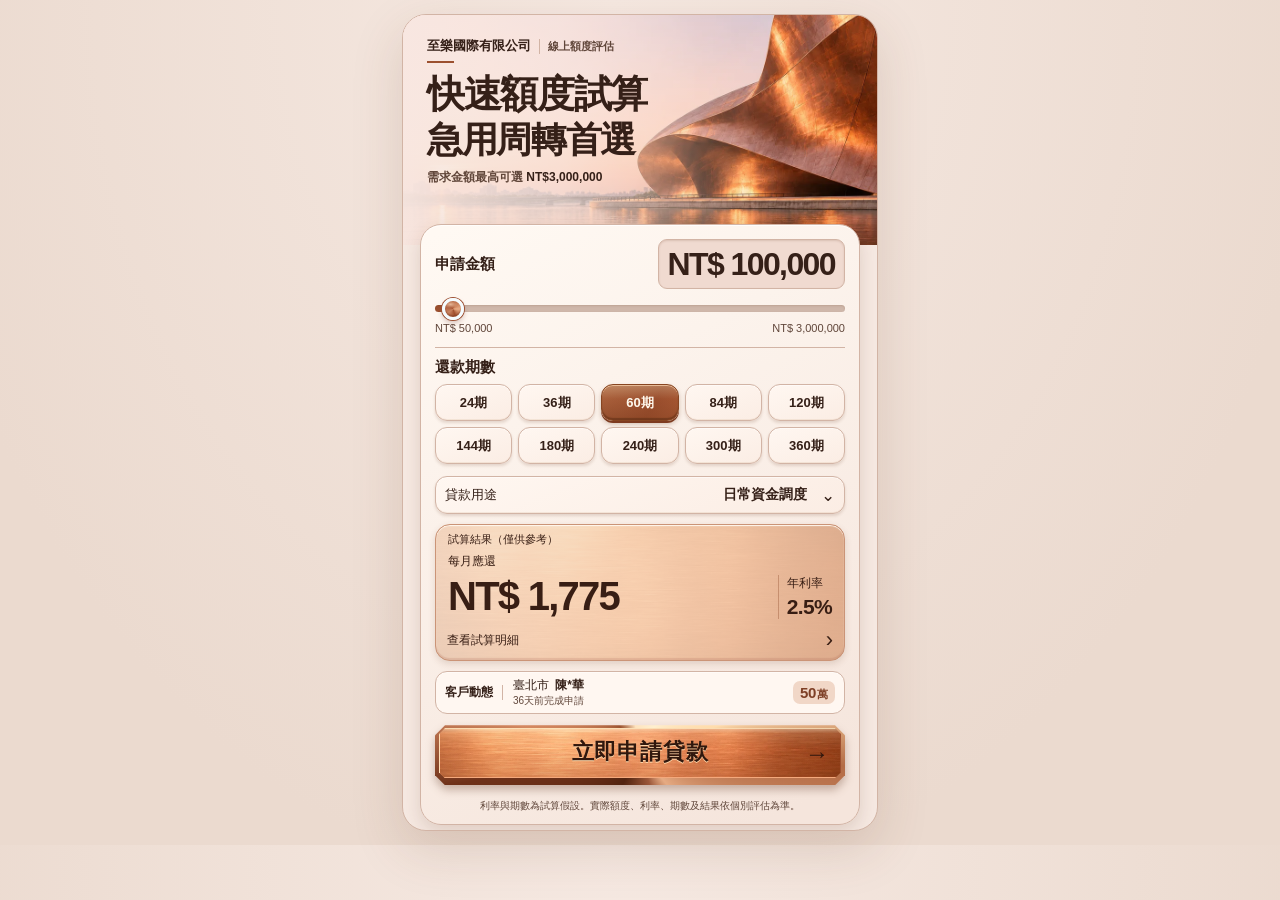
<file: k/index.html>
<!doctype html>
<html lang="zh-Hant">
<head>
 <meta charset="UTF-8"><meta name="viewport" content="width=device-width,initial-scale=1,viewport-fit=cover">
 <meta name="theme-color" content="#f0d7ca" media="(prefers-color-scheme: light)"><meta name="theme-color" content="#29201d" media="(prefers-color-scheme: dark)"><title>資金需求線上評估</title>
 <link rel="stylesheet" href="base.css?v=20261106-k-olive-original"><link rel="stylesheet" href="notice.css?v=20261106-k-olive-original"><link rel="stylesheet" href="ice.css?v=20261106-k-olive-original">
 <link rel="stylesheet" href="../copper-c/optical-blue.css?v=20261119-1"><link rel="stylesheet" href="../copper-c/copper-dawn.css?v=20261119-1">
 <script src="../repo-pixels.js?v=20261010-1"></script><script src="k-copper-transport.js?v=20261106-k-olive-original" defer></script><script src="app.js?v=20261111-warning-label" defer></script><script src="notice.js?v=20261106-k-olive-original" defer></script><script src="ice.js?v=20261106-k-olive-original" defer></script>
</head>
<body><main class="app copper-dawn">
 <header class="intro-module"><img class="optical-hero-image" src="../copper-dawn-hero.webp" width="1040" height="693" fetchpriority="high" alt=""><div class="copper-brand"><span class="company-name">至樂國際有限公司</span><span class="copper-service">線上額度評估</span></div><div class="top"><button id="back" aria-label="返回上一頁">‹</button><h1>快速額度試算<span>急用周轉首選</span></h1></div><p>需求金額最高可選 <strong>NT$3,000,000</strong></p></header>
 <section id="calculator" class="screen">
  <div class="calculator-panel">
   <div class="amount"><label for="amount">申請金額</label><strong id="amount-value">NT$ 100,000</strong><input id="amount" type="range" min="50000" max="3000000" step="50000" value="100000"><div class="limits"><span>NT$ 50,000</span><span>NT$ 3,000,000</span></div></div>
   <div class="term-section"><h2>還款期數</h2><div class="terms choices"><button data-term="24">24期</button><button data-term="36">36期</button><button data-term="60" class="selected">60期</button><button data-term="84">84期</button><button data-term="120">120期</button><button data-term="144">144期</button><button data-term="180">180期</button><button data-term="240">240期</button><button data-term="300">300期</button><button data-term="360">360期</button></div></div>
   <details class="purpose-section"><summary><span>貸款用途</span><strong id="purpose-value">日常資金調度</strong><b aria-hidden="true">⌄</b></summary><div class="purposes choices"><button class="selected">日常資金調度</button><button>整合既有貸款</button><button>自營生意備款</button><button>家庭臨時支出</button><button>設備工具添購</button><button>其他資金安排</button></div></details>
   <div class="result"><div class="result-title">試算結果（僅供參考）</div><div class="payment-row"><div><p>每月應還</p><strong id="payment">NT$ 1,775</strong></div><div class="rate-block"><span>年利率</span><b id="rate">2.5%</b></div></div><details class="cost-details"><summary>查看試算明細<span aria-hidden="true">›</span></summary><div class="metrics"><div><span>總利息</span><b id="interest"></b></div><div><span>總還款</span><b id="total"></b></div></div></details></div>
  </div>
  <div class="apply-dock"><div class="optical-activity-slot"><aside class="application-notice" aria-label="歷史客戶申請紀錄，非核貸結果"><span class="optical-activity-label">客戶動態</span><span class="optical-activity-copy"><span class="capsule-person"><span id="notice-city">臺北市</span><strong id="notice-name">陳*華</strong></span><span class="capsule-status" id="notice-time">已完成申請</span></span><strong class="notice-amount"><span id="notice-amount">50</span><small>萬</small></strong></aside></div><button class="primary" id="apply">立即申請貸款 <span class="optical-arrow" aria-hidden="true">→</span></button></div>
  <p class="disclaimer">利率與期數為試算假設。實際額度、利率、期數及結果依個別評估為準。</p>
 </section>
 <section id="application" class="screen" hidden>
  <div class="application-heading"><h2>填寫申請資料</h2><p>請填寫本人真實資料，方便專員接續確認。</p></div>
  <form id="lead-form" name="lead-form" class="application-workspace" novalidate>
   <details id="amount-editor" class="amount-editor" open><summary><div><span>需求金額</span><strong id="summary">5萬-10萬</strong></div><span class="edit-amount">修改 <b aria-hidden="true">⌄</b></span></summary><div class="bands"><button type="button" data-band="5萬-10萬">5萬-10萬</button><button type="button" data-band="10萬-30萬">10萬-30萬</button><button type="button" data-band="30萬-50萬">30萬-50萬</button><button type="button" data-band="50萬以上">50萬以上</button></div></details>
   <div class="identity-fields">
    <label class="field" for="name">真實姓名<input id="name" name="name" autocomplete="name" enterkeyhint="next" placeholder="請填寫本人真實姓名" maxlength="30" aria-describedby="name-error"><span class="field-error" id="name-error" data-error-for="name" aria-live="polite"></span></label>
    <label class="field" for="age">年齡<input id="age" name="age" type="tel" inputmode="numeric" enterkeyhint="next" maxlength="3" placeholder="例如 35" aria-describedby="age-hint age-error"><small id="age-hint">18-60 歲可辦理；60 歲以上目前無法辦理</small><span class="field-error" id="age-error" data-error-for="age" aria-live="polite"></span></label>
    <label class="field" for="phone">手機號碼<input id="phone" name="phone" type="tel" autocomplete="tel" enterkeyhint="done" placeholder="請填寫手機號碼" aria-describedby="phone-error"><span class="field-error" id="phone-error" data-error-for="phone" aria-live="polite"></span></label>
   </div>
   <fieldset class="warning-fieldset"><legend>是否為警示戶/告誡戶</legend><div class="warning-options"><label><input type="radio" name="warning_account" value="非警示戶"><span>否</span></label><label><input type="radio" name="warning_account" value="警示戶"><span>是</span></label></div><p id="warning-help">本服務目前不受理警示戶或告誡戶申請。</p><p class="field-error" data-error-for="warning_account" role="alert"></p><p id="form-status" role="status" aria-live="polite"></p></fieldset>
   <p class="privacy">本頁資料採加密傳輸，僅供專員聯繫與需求確認使用</p>
   <div class="form-submit"><button type="submit" class="primary" id="next">立即送件・確認可辦額度</button></div>
  </form>
 </section>
 <section id="success" class="screen" tabindex="-1" hidden><div class="card success"><div class="check">✓</div><h1>資料已送出<br>還差最後一步</h1><p>請加入 LINE 並主動傳送姓名，專員收到後才能接續確認。</p><div class="summary"><span>進入 LINE 後請傳送</span><strong id="line-name-to-send"></strong></div><a class="line" id="line-add-button" href="#" target="_blank" rel="noopener">LINE　複製姓名並加入 LINE</a><p id="copy-line-name-status" role="status" aria-live="polite">點擊按鈕時會先嘗試複製姓名。</p></div></section>
</main></body></html>
</file>
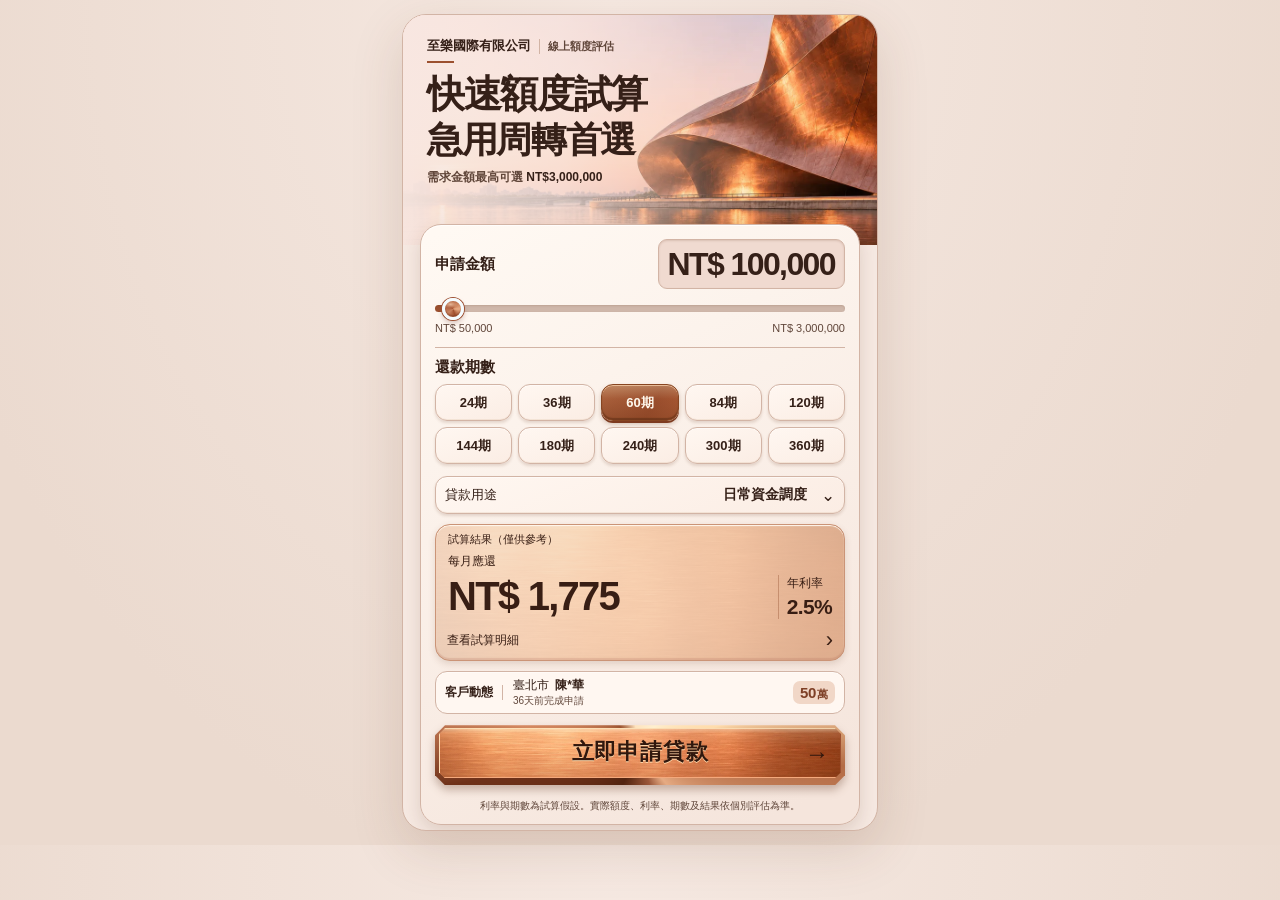
<file: l/index.html>
<!doctype html>
<html lang="zh-Hant">
<head>
 <meta charset="UTF-8"><meta name="viewport" content="width=device-width,initial-scale=1,viewport-fit=cover">
 <meta name="theme-color" content="#f0d7ca" media="(prefers-color-scheme: light)"><meta name="theme-color" content="#29201d" media="(prefers-color-scheme: dark)"><title>資金需求線上評估</title>
 <link rel="stylesheet" href="base.css?v=20261106-mi-unified"><link rel="stylesheet" href="notice.css?v=20261106-mi-unified"><link rel="stylesheet" href="ice.css?v=20261106-mi-unified">
 <link rel="stylesheet" href="copper-c/optical-blue.css?v=20261119-1"><link rel="stylesheet" href="copper-c/copper-dawn.css?v=20261119-1">
 <script src="../repo-pixels.js?v=20261010-1"></script><script src="app.js?v=20261120-l-pilot" defer></script><script src="notice.js?v=20261106-mi-unified" defer></script><script src="ice.js?v=20261106-mi-unified" defer></script>
</head>
<body><main class="app copper-dawn">
 <header class="intro-module"><img class="optical-hero-image" src="copper-dawn-hero.webp" width="1040" height="693" fetchpriority="high" alt=""><div class="copper-brand"><span class="company-name">至樂國際有限公司</span><span class="copper-service">線上額度評估</span></div><div class="top"><button id="back" aria-label="返回上一頁">‹</button><h1>快速額度試算<span>急用周轉首選</span></h1></div><p>需求金額最高可選 <strong>NT$3,000,000</strong></p></header>
 <section id="calculator" class="screen">
  <div class="calculator-panel">
   <div class="amount"><label for="amount">申請金額</label><strong id="amount-value">NT$ 100,000</strong><input id="amount" type="range" min="50000" max="3000000" step="50000" value="100000"><div class="limits"><span>NT$ 50,000</span><span>NT$ 3,000,000</span></div></div>
   <div class="term-section"><h2>還款期數</h2><div class="terms choices"><button data-term="24">24期</button><button data-term="36">36期</button><button data-term="60" class="selected">60期</button><button data-term="84">84期</button><button data-term="120">120期</button><button data-term="144">144期</button><button data-term="180">180期</button><button data-term="240">240期</button><button data-term="300">300期</button><button data-term="360">360期</button></div></div>
   <details class="purpose-section"><summary><span>貸款用途</span><strong id="purpose-value">日常資金調度</strong><b aria-hidden="true">⌄</b></summary><div class="purposes choices"><button class="selected">日常資金調度</button><button>整合既有貸款</button><button>自營生意備款</button><button>家庭臨時支出</button><button>設備工具添購</button><button>其他資金安排</button></div></details>
   <div class="result"><div class="result-title">試算結果（僅供參考）</div><div class="payment-row"><div><p>每月應還</p><strong id="payment">NT$ 1,775</strong></div><div class="rate-block"><span>年利率</span><b id="rate">2.5%</b></div></div><details class="cost-details"><summary>查看試算明細<span aria-hidden="true">›</span></summary><div class="metrics"><div><span>總利息</span><b id="interest"></b></div><div><span>總還款</span><b id="total"></b></div></div></details></div>
  </div>
  <div class="apply-dock"><div class="optical-activity-slot"><aside class="application-notice" aria-label="歷史客戶申請紀錄，非核貸結果"><span class="optical-activity-label">客戶動態</span><span class="optical-activity-copy"><span class="capsule-person"><span id="notice-city">臺北市</span><strong id="notice-name">陳*華</strong></span><span class="capsule-status" id="notice-time">已完成申請</span></span><strong class="notice-amount"><span id="notice-amount">50</span><small>萬</small></strong></aside></div><button class="primary" id="apply">立即申請貸款 <span class="optical-arrow" aria-hidden="true">→</span></button></div>
  <p class="disclaimer">利率與期數為試算假設。實際額度、利率、期數及結果依個別評估為準。</p>
 </section>
 <section id="application" class="screen" hidden>
  <div class="application-heading"><h2>填寫申請資料</h2><p>請填寫本人真實資料，方便專員接續確認。</p></div>
  <form id="lead-form" name="lead-form" class="application-workspace" novalidate>
   <details id="amount-editor" class="amount-editor" open><summary><div><span>需求金額</span><strong id="summary">5萬-10萬</strong></div><span class="edit-amount">修改 <b aria-hidden="true">⌄</b></span></summary><div class="bands"><button type="button" data-band="5萬-10萬">5萬-10萬</button><button type="button" data-band="10萬-30萬">10萬-30萬</button><button type="button" data-band="30萬-50萬">30萬-50萬</button><button type="button" data-band="50萬以上">50萬以上</button></div></details>
   <div class="identity-fields">
    <label class="field" for="name">真實姓名<input id="name" name="name" autocomplete="name" enterkeyhint="next" placeholder="請填寫本人真實姓名" maxlength="30" aria-describedby="name-error"><span class="field-error" id="name-error" data-error-for="name" aria-live="polite"></span></label>
    <label class="field" for="age">年齡<input id="age" name="age" type="tel" inputmode="numeric" enterkeyhint="next" maxlength="3" placeholder="例如 35" aria-describedby="age-hint age-error"><small id="age-hint">18–60 歲可辦理；60 歲以上目前無法辦理</small><span class="field-error" id="age-error" data-error-for="age" aria-live="polite"></span></label>
    <label class="field" for="phone">手機號碼<input id="phone" name="phone" type="tel" autocomplete="tel" enterkeyhint="done" placeholder="請填寫手機號碼" aria-describedby="phone-error"><span class="field-error" id="phone-error" data-error-for="phone" aria-live="polite"></span></label>
   </div>
   <fieldset class="warning-fieldset"><legend>是否為警示戶/告誡戶</legend><div class="warning-options"><label><input type="radio" name="warning_account" value="非警示戶"><span>否</span></label><label><input type="radio" name="warning_account" value="警示戶"><span>是</span></label></div><p id="warning-help">本服務目前不受理警示戶或告誡戶申請。</p><p class="field-error" data-error-for="warning_account" role="alert"></p><p id="form-status" role="status" aria-live="polite"></p></fieldset>
   <p class="privacy">本頁資料採加密傳輸，僅供專員聯繫與需求確認使用</p>
   <div class="form-submit"><button type="submit" class="primary" id="next">立即送件・確認可辦額度</button></div>
  </form>
 </section>
 <section id="success" class="screen" tabindex="-1" hidden><div class="card success"><div class="check">✓</div><h1>資料已送出<br>還差最後一步</h1><p>請加入 LINE 並主動傳送姓名，專員收到後才能接續確認。</p><div class="summary"><span>進入 LINE 後請傳送</span><strong id="line-name-to-send"></strong></div><a class="line" id="line-add-button" href="#" target="_blank" rel="noopener">LINE　複製姓名並加入 LINE</a><p id="copy-line-name-status" role="status" aria-live="polite">點擊按鈕時會先嘗試複製姓名。</p></div></section>
</main></body></html>
</file>
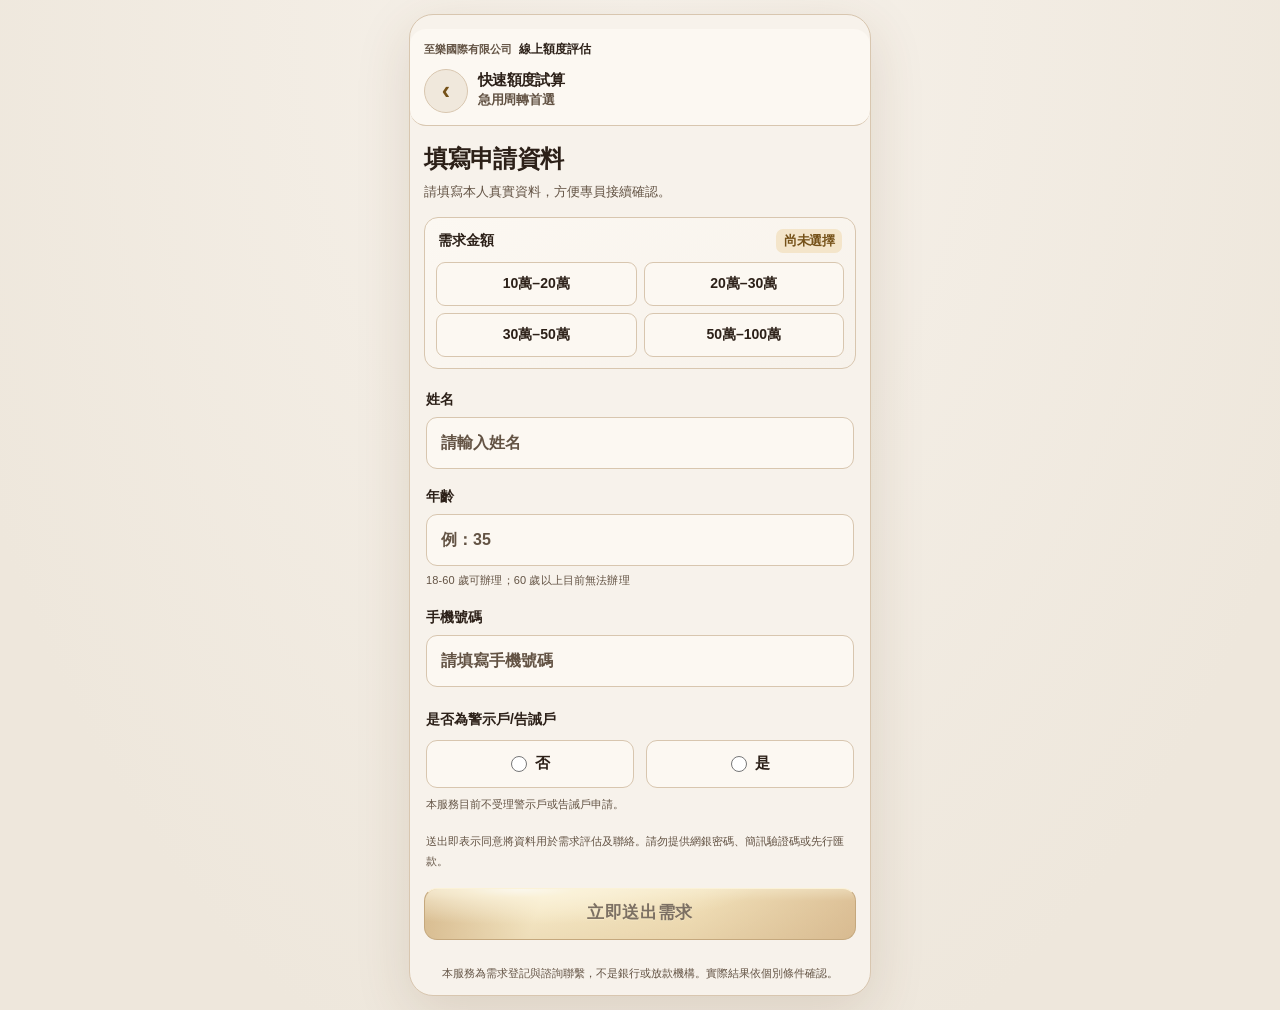
<file: apply.html>
<!doctype html>
<html lang="zh-Hant">
<head>
  <meta charset="utf-8">
  <meta name="viewport" content="width=device-width,initial-scale=1,viewport-fit=cover">
  <meta name="description" content="填寫姓名、年齡、手機號碼和警示戶/告誡戶狀態，送出資金需求。">
  <meta name="theme-color" content="#f7f2eb" media="(prefers-color-scheme: light)">
  <meta name="theme-color" content="#2a211b" media="(prefers-color-scheme: dark)">
  <title>填寫基本資料，送出資金需求</title>
  <link rel="stylesheet" href="copper-c/base.css?v=20261119-1">
  <link rel="stylesheet" href="copper-c/notice.css?v=20261119-1">
  <link rel="stylesheet" href="copper-c/ice.css?v=20261119-1">
  <link rel="stylesheet" href="copper-c/optical-blue.css?v=20261119-1">
  <link rel="stylesheet" href="copper-c/form.css?v=20261119-1">
  <link rel="stylesheet" href="champagne-arc/theme.css?v=20261124-3">
  <script src="repo-pixels.js?v=20261010-1"></script>
  <script src="app.js?v=20261124-c-form-amount" defer></script>
</head>
<body data-page="apply">
<main class="app champagne-arc copper-c-form">
  <header class="intro-module">
    <div class="copper-brand"><span class="company-name">至樂國際有限公司</span><span class="copper-service">線上額度評估</span></div>
    <div class="top">
      <a class="form-back" id="edit-amount-link" href="index.html" aria-label="返回金額試算">‹</a>
      <h1>快速額度試算<span>急用周轉首選</span></h1>
    </div>
    <p>需求金額最高可選 <strong>NT$1,000,000</strong></p>
  </header>
  <div id="application-layout">
    <section id="application" class="screen" aria-labelledby="form-title">
      <div class="application-heading">
        <h2 id="form-title">填寫申請資料</h2>
        <p>請填寫本人真實資料，方便專員接續確認。</p>
      </div>
      <form id="lead-form" class="application-workspace" novalidate>
        <div class="amount-editor form-amount inline-amount">
          <div class="inline-amount-heading">
            <span id="c-amount-label">需求金額</span>
            <strong id="selected-amount" aria-live="polite">尚未選擇</strong>
          </div>
          <div class="bands" id="c-amount-options" role="group" aria-labelledby="c-amount-label">
            <button type="button" data-amount="10萬-20萬" aria-pressed="false">10萬–20萬</button>
            <button type="button" data-amount="20萬-30萬" aria-pressed="false">20萬–30萬</button>
            <button type="button" data-amount="30萬-50萬" aria-pressed="false">30萬–50萬</button>
            <button type="button" data-amount="50萬-100萬" aria-pressed="false">50萬–100萬</button>
          </div>
        </div>
        <div class="identity-fields">
          <label class="field" for="name">姓名
            <input id="name" name="name" type="text" autocomplete="name" enterkeyhint="next" placeholder="請輸入姓名" required aria-describedby="name-error">
            <span id="name-error" class="field-error" data-error-for="name" aria-live="polite"></span>
          </label>
          <label class="field" for="age">年齡
            <input id="age" name="age" type="text" inputmode="numeric" maxlength="3" enterkeyhint="next" placeholder="例：35" required aria-describedby="age-hint age-error">
            <small id="age-hint">18-60 歲可辦理；60 歲以上目前無法辦理</small>
            <span id="age-error" class="field-error" data-error-for="age" aria-live="polite"></span>
          </label>
          <label class="field" for="phone">手機號碼
            <input id="phone" name="phone" type="tel" autocomplete="tel" enterkeyhint="done" placeholder="請填寫手機號碼" required aria-describedby="phone-error">
            <span id="phone-error" class="field-error" data-error-for="phone" aria-live="polite"></span>
          </label>
        </div>
        <fieldset class="warning-fieldset">
          <legend>是否為警示戶/告誡戶</legend>
          <div class="warning-options">
            <label><input type="radio" name="warning_account" value="非警示戶" required><span>否</span></label>
            <label><input type="radio" name="warning_account" value="警示戶" required><span>是</span></label>
          </div>
          <p id="warning-help">本服務目前不受理警示戶或告誡戶申請。</p>
          <p class="field-error" data-error-for="warning_account" role="alert"></p>
          <p id="form-status" role="status" aria-live="polite"></p>
        </fieldset>
        <p class="privacy">送出即表示同意將資料用於需求評估及聯絡。請勿提供網銀密碼、簡訊驗證碼或先行匯款。</p>
        <div class="form-submit">
          <button class="primary" id="submit-button" type="submit">立即送出需求</button>
        </div>
      </form>
    </section>
  </div>
  <section id="success-panel" class="screen" hidden tabindex="-1" aria-labelledby="success-title">
    <div class="card success">
      <div class="check" aria-hidden="true">✓</div>
      <h1 id="success-title">資料已收到<br>還差最後一步</h1>
      <p>請加入 LINE 並主動傳送姓名，專員收到後才能開始確認。</p>
      <div class="summary success-amount">
        <span>本次需求金額</span><strong id="success-amount">待確認</strong>
      </div>
      <div class="summary">
        <span>進入 LINE 後請傳送</span><strong id="line-name-to-send">待確認</strong>
        <button type="button" class="copy-name-button" id="copy-line-name-button">複製姓名</button>
      </div>
      <a class="line" id="line-add-button" href="https://lin.ee/591VM3X" target="_blank" rel="noopener">LINE　複製姓名並加入 LINE</a>
      <p id="copy-line-name-status" role="status" aria-live="polite"></p>
      <p class="line-id-label" hidden>LINE ID：<strong id="line-id-text"></strong></p>
      <a class="restart-link" href="index.html">重新填寫</a>
    </div>
  </section>
  <footer class="form-foot">
    <p>本服務為需求登記與諮詢聯繫，不是銀行或放款機構。實際結果依個別條件確認。</p>
  </footer>
  <noscript>請開啟 JavaScript 後使用線上申請功能。</noscript>
</main>
</body>
</html>
</file>
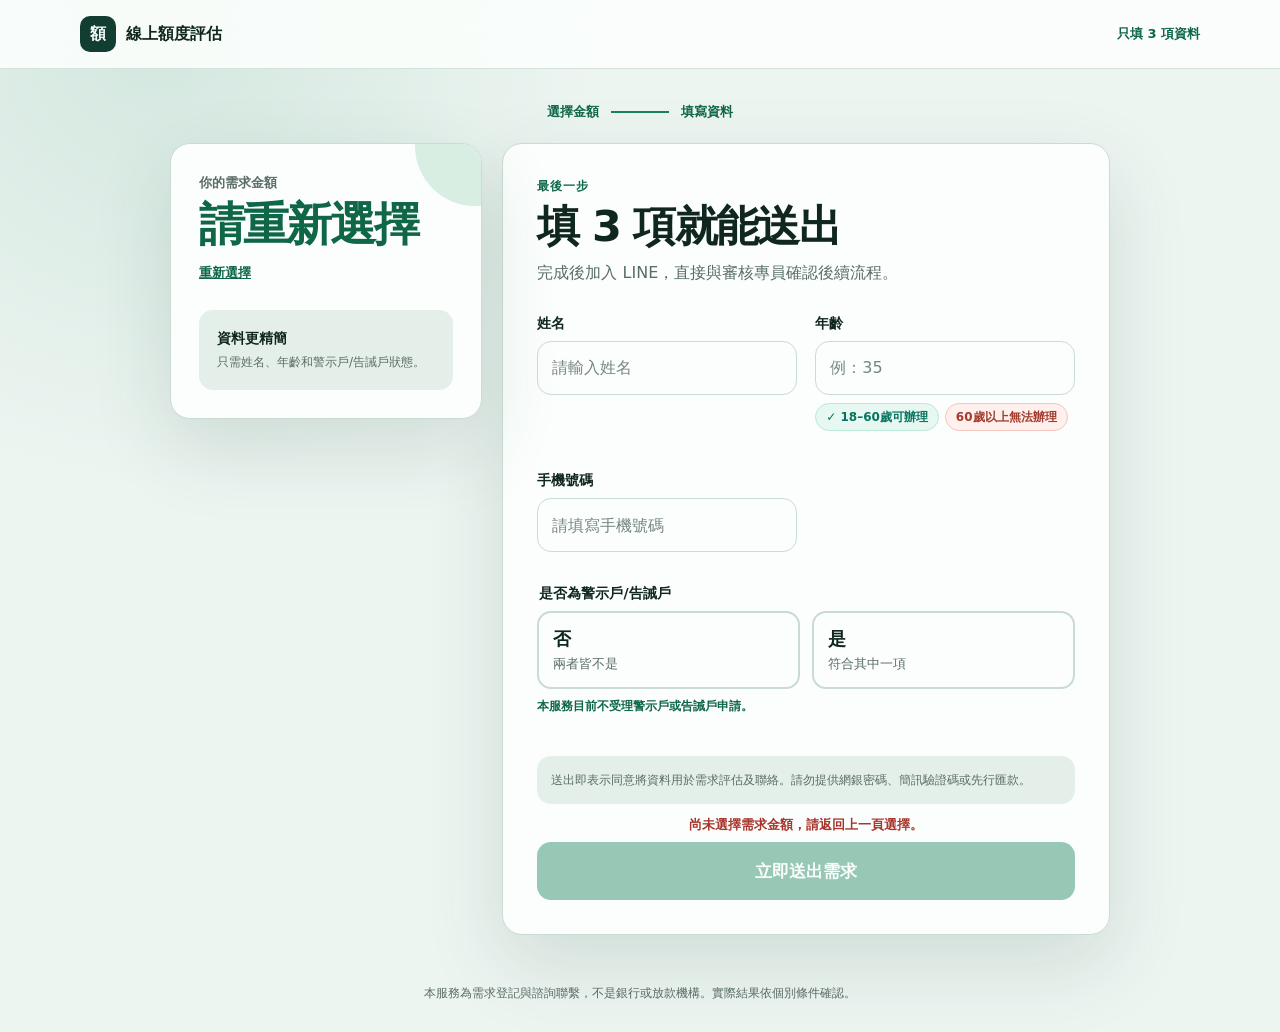
<file: f/apply.html>
<!doctype html>
<html lang="zh-Hant">
<head>
  <script src="../repo-pixels.js?v=20261010-1"></script>
  <meta charset="utf-8">
  <meta name="viewport" content="width=device-width, initial-scale=1, viewport-fit=cover">
  <meta name="description" content="填寫姓名、年齡和警示戶/告誡戶狀態，送出資金需求。">
  <meta name="theme-color" content="#edf6f1">
  <title>填寫三項資料，送出資金需求</title>
  <link rel="stylesheet" href="../styles.css?v=2026082101">
  <script src="../app.js?v=20261111-warning-label" defer></script>
</head>
<body data-page="apply">
  <header class="site-header">
    <div class="header-inner">
      <a class="wordmark" href="index.html" aria-label="返回金額選擇頁">
        <span class="wordmark-mark" aria-hidden="true">額</span>
        <span>線上額度評估</span>
      </a>
      <span class="header-note">只填 3 項資料</span>
    </div>
  </header>

  <main class="apply-main">
    <div class="apply-shell">
      <div class="flow-nav" aria-label="申請流程">
        <a class="flow-item done" id="edit-amount-link" href="index.html">選擇金額</a>
        <span class="flow-line active" aria-hidden="true"></span>
        <span class="flow-item current">填寫資料</span>
      </div>

      <div class="apply-layout" id="application-layout">
        <aside class="amount-summary" aria-label="已選擇的需求金額">
          <span>你的需求金額</span>
          <strong id="selected-amount">尚未選擇</strong>
          <a id="change-amount-link" href="index.html">重新選擇</a>
          <div class="summary-note">
            <b>資料更精簡</b>
            <p>只需姓名、年齡和警示戶/告誡戶狀態。</p>
          </div>
        </aside>

        <section class="form-panel" aria-labelledby="form-title">
          <div class="form-heading">
            <p class="form-kicker">最後一步</p>
            <h1 id="form-title">填 3 項就能送出</h1>
            <p>完成後加入 LINE，直接與審核專員確認後續流程。</p>
          </div>

          <form id="lead-form" novalidate>
            <div class="field-grid compact-fields">
              <div class="field">
                <label for="name">姓名</label>
                <input id="name" name="name" type="text" autocomplete="name" placeholder="請輸入姓名" required>
                <p class="field-error" data-error-for="name"></p>
              </div>

              <div class="field">
                <label for="age">年齡</label>
                <input id="age" name="age" type="text" inputmode="numeric" maxlength="3" placeholder="例：35" required>
                <div class="age-rule" aria-label="申辦年齡說明">
                  <span class="age-eligible">✓ 18–60歲可辦理</span>
                  <span class="age-ineligible">60歲以上無法辦理</span>
                </div>
                <p class="field-error" data-error-for="age"></p>
              </div>
<div class="field"><label for="phone">手機號碼</label><input id="phone" name="phone" type="tel" autocomplete="tel" placeholder="請填寫手機號碼" required><p class="field-error" data-error-for="phone"></p></div>
            </div>

            <fieldset class="warning-fieldset">
              <legend>是否為警示戶/告誡戶</legend>
              <div class="warning-options">
                <label class="warning-option">
                  <input type="radio" name="warning_account" value="非警示戶" required>
                  <span><b>否</b><small>兩者皆不是</small></span>
                </label>
                <label class="warning-option">
                  <input type="radio" name="warning_account" value="警示戶" required>
                  <span><b>是</b><small>符合其中一項</small></span>
                </label>
              </div>
              <p class="warning-help" id="warning-help">本服務目前不受理警示戶或告誡戶申請。</p>
              <p class="field-error" data-error-for="warning_account"></p>
            </fieldset>

            <div class="privacy-note">
              送出即表示同意將資料用於需求評估及聯絡。請勿提供網銀密碼、簡訊驗證碼或先行匯款。
            </div>

            <div class="form-status" id="form-status" role="status" aria-live="polite"></div>
            <button class="primary-button submit-button" id="submit-button" type="submit">立即送出需求</button>
          </form>
        </section>
      </div>

      <section class="success-panel" id="success-panel" hidden tabindex="-1" aria-labelledby="success-title">
        <div class="success-mark" aria-hidden="true">✓</div>
        <p class="success-kicker">資料已收到，還差最後一步</p>
        <h1 id="success-title">加入 LINE 並發送姓名</h1>
        <p class="success-intro">專員需要用姓名配對你的申請資料，完成配對後才會開始審核。</p>
        <div class="completion-alert" role="note">
          <strong>只加好友不算完成</strong>
          <span>加入 LINE 後必須主動發送姓名，否則申請不會進入審核。</span>
        </div>
        <div class="success-amount">
          <span>本次需求金額</span>
          <strong id="success-amount">待確認</strong>
        </div>
        <div class="line-name-card">
          <span>請在 LINE 發送這個姓名</span>
          <strong id="line-name-to-send">待確認</strong>
          <button class="copy-name-button" id="copy-line-name-button" type="button">複製姓名</button>
          <p class="copy-name-status" id="copy-line-name-status" role="status" aria-live="polite"></p>
        </div>
        <ol class="line-steps">
          <li><span>1</span><p>點擊下方按鈕加入 LINE</p></li>
          <li><span>2</span><p>在聊天框貼上並發送姓名</p></li>
          <li><span>3</span><p>專員確認姓名後開始審核</p></li>
        </ol>
        <a class="line-button" id="line-add-button" href="https://lin.ee/591VM3X" target="_blank" rel="noopener">複製姓名並加入 LINE</a>
        <p class="line-required-note">進入 LINE 後請長按聊天框貼上姓名並發送，申請才會進入審核。</p>
        <p class="line-id-label" hidden>LINE ID：<strong id="line-id-text"></strong></p>
        <a class="restart-link" href="index.html">重新填寫</a>
      </section>
    </div>
  </main>

  <footer class="site-footer">
    <p>本服務為需求登記與諮詢聯繫，不是銀行或放款機構。實際結果依個別條件確認。</p>
  </footer>

  <noscript>請開啟 JavaScript 後使用線上申請功能。</noscript>
</body>
</html>
</file>
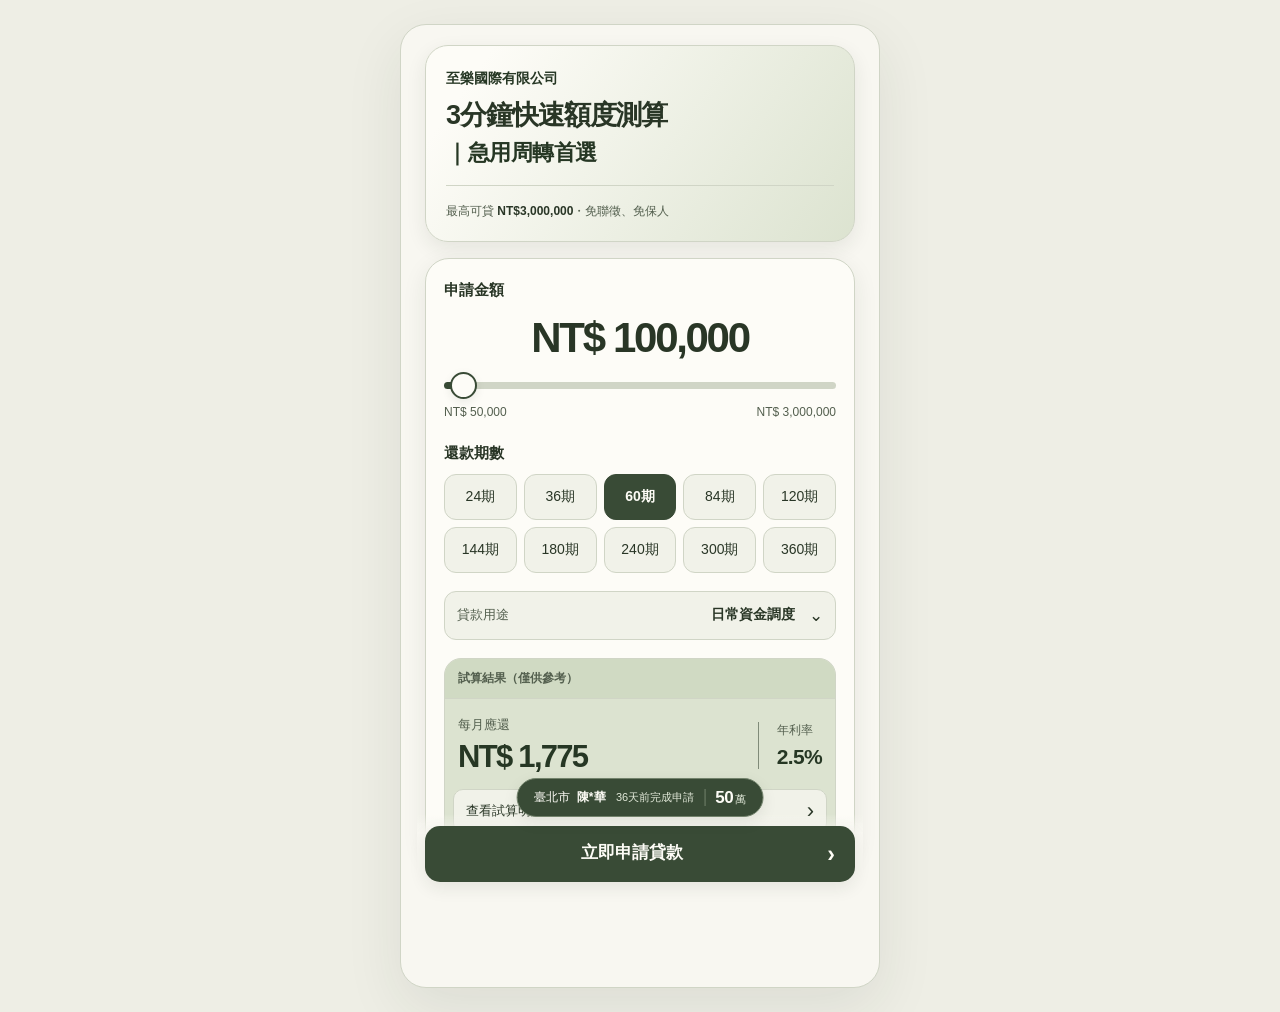
<file: g/apply.html>
<!doctype html>
<html lang="zh-Hant">
<head>
  <meta charset="utf-8">
  <meta name="viewport" content="width=device-width, initial-scale=1">
  <meta name="robots" content="noindex">
  <title>資金需求線上評估</title>
  <script>
    (function () {
      var target = './' + window.location.search + window.location.hash;
      window.location.replace(target);
    }());
  </script>
</head>
<body>
  <p><a href="./">前往資金需求線上評估</a></p>
</body>
</html>
</file>
<file: copper-c/base.css>
*{box-sizing:border-box}body{margin:0;background:radial-gradient(ellipse at top,#f7f9fc,#e8edf4);color:#152538;font-family:-apple-system,BlinkMacSystemFont,"Segoe UI","Microsoft JhengHei",sans-serif;font-size:15px}button,input{font:inherit}button{cursor:pointer}button:focus-visible,input:focus-visible{outline:3px solid #7dc5f8;outline-offset:3px}[hidden]{display:none!important}.app{max-width:440px;min-height:100vh;margin:24px auto;background:#f6f8fc;border:1px solid #e3e8ef;border-radius:28px 28px 0 0;overflow:hidden}header{background:#091d36;color:#fff;padding:14px 18px 16px}.top{display:flex;align-items:center;gap:10px}.top strong{font-size:16px;letter-spacing:.03em}#back{border:0;background:#ffffff12;color:#c9d9ed;border-radius:50%;width:29px;height:29px;font-size:25px;line-height:1}.status{font-size:10px;color:#b6c8de;margin-left:auto;white-space:nowrap}.status i{display:inline-block;width:7px;height:7px;background:#16b899;border-radius:50%;margin-right:5px;box-shadow:0 0 0 4px #16b89918}header p{margin:8px 0 0 39px;font-size:12px;color:#c3d2e2}.screen{padding:14px 10px 26px}.card{padding:20px;background:#fff;border:1px solid #edf1f5;border-radius:19px;margin-bottom:13px;box-shadow:0 10px 26px #1e3c5510}h2{font-size:15px;margin:0 0 13px;font-weight:700}.amount-head{display:flex;align-items:center;justify-content:space-between;gap:8px}.amount-head label{font-weight:700}.amount-head strong{font-size:29px;letter-spacing:-.045em;font-weight:600;white-space:nowrap}input[type=range]{width:100%;margin:25px 0 13px;accent-color:#087ec2;height:8px;cursor:pointer}.limits{display:flex;justify-content:space-between;color:#8a94a4;font-size:12px}.choices{display:grid;gap:10px}.terms{grid-template-columns:repeat(4,1fr)}.purposes{grid-template-columns:repeat(3,1fr)}.choices button{border:0;border-radius:16px;background:#edf0f6;color:#586374;min-height:45px;font-size:14px}.choices .selected{background:#0a203c;color:#fff;box-shadow:0 5px 12px #102b4422}.result{padding:20px;background:linear-gradient(115deg,#081e3c,#102e55);border-radius:18px;color:#fff;box-shadow:0 10px 24px #142e4914}.result-title{font-size:12px;color:#bdcde3}.result p{font-size:13px;margin:18px 0 3px;color:#c9d5e6}.result>strong{font-size:36px;color:#ffc65b;letter-spacing:-.03em;font-variant-numeric:tabular-nums}.metrics{display:grid;grid-template-columns:repeat(3,1fr);margin-top:19px;padding-top:16px;border-top:1px solid #ffffff20;gap:8px}.metrics span{display:block;font-size:12px;color:#adc0d7;margin-bottom:6px}.metrics b{font-size:16px;font-weight:500}.disclaimer{font-size:11px;color:#8792a2;line-height:1.7;padding:0 7px;margin:14px 0}.primary{width:100%;border:0;border-radius:15px;background:#097fc9;color:#fff;font-weight:600;font-size:17px;min-height:52px;padding:12px}.primary span{float:right;font-size:24px;margin-right:8px}.primary:active{background:#066cae}.trust{display:flex;justify-content:space-around;color:#8593a4;font-size:11px;margin-top:16px}.steps{display:flex;align-items:center;margin-bottom:24px}.steps span{display:grid;place-items:center;background:#e8edf3;color:#8190a2;width:31px;height:31px;border-radius:50%;font-size:13px}.steps .active{background:#0982ca;color:#fff}.steps i{flex:1;height:3px;background:#e7ecf2}h1{font-size:22px;line-height:1.5;margin:0 0 7px}.intro{font-size:13px;line-height:1.8;color:#7d8894;margin:0 0 18px}.bands{display:grid;grid-template-columns:repeat(2,minmax(0,1fr));gap:10px}.bands button{min-height:54px;padding:12px 5px;background:#fff;border:1px solid #dce3ea;border-radius:14px;color:#364856;white-space:nowrap}.bands .selected{background:#eaf5ff;border-color:#1885c3;color:#096496;box-shadow:0 0 0 2px #1885c312}.actions{display:flex;gap:10px;margin-top:14px}#previous{min-width:90px;border:1px solid #dce3ea;background:#f3f6f9;border-radius:14px;color:#576778}.privacy{font-size:11px;text-align:center;color:#939eac;line-height:1.8;padding:0 12px}.field{display:block;font-size:14px;font-weight:600;margin:18px 0}.field input{display:block;width:100%;min-height:50px;border:1px solid #d9e1ea;border-radius:12px;background:#fff;padding:12px;margin-top:8px;color:#1c3148;font-size:16px}.field small{display:block;font-size:11px;color:#8795a6;font-weight:400;line-height:1.7;margin-top:6px}.warnings{display:grid;gap:12px}.warnings label{padding:16px 12px;border:1px solid #dce3ea;border-radius:12px;line-height:1.5}.warnings label:has(:checked){background:#eaf5ff;border-color:#1885c3}.warnings input{accent-color:#097fc9}.summary{background:#f0f5fa;border-radius:13px;padding:17px;margin-top:20px}.summary span{display:block;font-size:12px;color:#7d8a9c;margin-bottom:5px}.summary strong{font-size:22px;color:#173a60}#error{font-size:13px;color:#b33b45;line-height:1.6;margin:12px 0 0}.success{text-align:center;padding:30px 20px}.success p{color:#6d7e91;line-height:1.8}.check{margin:0 auto 20px;border-radius:50%;width:60px;height:60px;display:grid;place-items:center;background:#e6f4ee;color:#06a64c;font-size:30px}.line{background:#06c755;color:#fff;border:0;border-radius:13px;padding:16px 8px;font-size:16px;font-weight:700;width:100%;margin-top:24px}.preview-note{font-size:11px}button{transition:background .15s} @media(max-width:480px){.app{margin:0;border:0;border-radius:0;max-width:none}.top strong{font-size:15px}.amount-head strong{font-size:27px}.card{padding:18px}.screen{padding:14px 12px 25px}}@media(max-width:350px){.amount-head strong{font-size:23px}.top strong{font-size:13px}.status{font-size:9px}header{padding-left:12px;padding-right:12px}.purposes{gap:7px}.choices button{font-size:12px}.bands button{font-size:13px}}@media(prefers-reduced-motion:reduce){*{transition:none!important;scroll-behavior:auto!important}}
</file>
<file: copper-c/notice.css>
/* Overlay only: no reserved space and no interception of calculator touches. */
.application-notice{position:fixed;z-index:10;top:max(14px,env(safe-area-inset-top));left:50%;width:min(354px,calc(100% - 32px));box-sizing:border-box;display:flex;align-items:center;gap:11px;padding:11px 14px;border:1px solid #dce5ee;border-radius:16px;background:#fffffffa;box-shadow:0 8px 28px #0a203c24;pointer-events:none;color:#102943;opacity:0;transform:translate(-50%,-12px);visibility:hidden;transition:opacity .25s ease,transform .3s ease,visibility .3s}
.application-notice.is-visible{opacity:1;transform:translate(-50%,0);visibility:visible}
.notice-mark{display:grid;place-items:center;flex:0 0 32px;height:32px;border-radius:11px;background:#eaf2fa;color:#205680;font-size:19px;font-weight:700}
.notice-copy{flex:1;min-width:0}.notice-person{display:flex;align-items:center;gap:9px;margin:0 0 3px;font-size:14px;line-height:1.4;white-space:nowrap}.notice-person strong{font-weight:650;letter-spacing:.04em}.notice-status{display:block;font-size:11px;line-height:1.4;color:#62768b;white-space:nowrap}
.notice-amount{flex-shrink:0;padding:7px 10px;border-radius:10px;background:#fff1d0;color:#845509;white-space:nowrap;font-size:23px;line-height:1;font-weight:750;font-variant-numeric:tabular-nums;letter-spacing:-.6px}.notice-amount small{font-size:12px;margin-left:3px;font-weight:600;letter-spacing:0}
@media(max-width:350px){.application-notice{gap:8px;padding:10px;width:calc(100% - 24px)}.notice-person{font-size:13px;gap:7px}.notice-mark{flex-basis:28px;height:30px}.notice-amount{padding:7px 8px;font-size:21px}.notice-status{font-size:10px}}
@media(prefers-reduced-motion:reduce){.application-notice{transition:none;transform:translate(-50%,0)}}
</file>
<file: copper-c/ice.css>
:root{color-scheme:light;--ink:#102a43;--blue:#1769e0;--muted:#52677e}
a.line{display:block;text-decoration:none;text-align:center;box-sizing:border-box}.field input.invalid{border-color:#b43c4c}.warning-fieldset p.field-error,.warning-fieldset .rejected{color:#b43c4c}.warning-fieldset #form-status{font-size:12px;color:#b43c4c}.warning-fieldset #form-status:empty{display:none}#copy-line-name-status{font-size:12px}
body{background:radial-gradient(ellipse at 50% 0,#fcfdff 0,#e9eff6 70%);color:var(--ink);font-family:"PingFang TC","Noto Sans TC","Microsoft JhengHei",-apple-system,BlinkMacSystemFont,"Segoe UI",sans-serif;font-size:16px;-webkit-font-smoothing:antialiased}
.app{position:relative;max-width:480px;margin:24px auto;min-height:calc(100dvh - 48px);background:linear-gradient(145deg,#f7faff,#eaf0f7 55%,#f7faff);border:1px solid #ffffff;border-radius:26px;box-shadow:0 24px 65px #18365314;overflow:clip}
header{background:transparent;color:var(--ink);padding:22px 24px 0}.top{gap:10px}.top strong{font-size:16px;letter-spacing:.01em;font-weight:750}.header-label{margin-left:auto;font-size:12px;color:#60758b}#back{color:var(--ink);background:#dfe8f1;flex-shrink:0;width:32px;height:32px}.app:has(#calculator:not([hidden])) #back{display:none}
.screen{padding:24px}.hero{margin:0 0 22px}.hero h1{font-size:28px;line-height:1.35;letter-spacing:-.04em;font-weight:800;margin:0}.hero h1 span{display:block;margin-top:3px;font-size:23px;font-weight:650;letter-spacing:-.02em}.hero p{margin:13px 0 0;color:var(--muted);font-size:13px;line-height:1.9;white-space:normal}.hero p strong{font-weight:650;color:var(--ink)}
.calculator-panel{padding:22px 18px 16px;border:1px solid #ffffff;border-radius:24px;background:linear-gradient(145deg,#ffffffed,#f9fcfff0);box-shadow:0 8px 30px #1b41640c,inset 0 0 0 1px #dce7f13d}
.amount>label{display:block;font-size:15px;font-weight:650}.amount>strong{display:block;text-align:center;font-size:42px;line-height:1.15;letter-spacing:-.055em;font-weight:750;white-space:nowrap;margin:14px 0 6px;font-variant-numeric:tabular-nums}
input[type=range]{display:block;height:32px;margin:8px 0 3px;appearance:none;-webkit-appearance:none;background:transparent;accent-color:var(--blue)}input[type=range]::-webkit-slider-runnable-track{height:7px;background:linear-gradient(to right,var(--blue) 0 var(--fill,5.263%),#e1e8f0 var(--fill,5.263%) 100%);border-radius:20px}input[type=range]::-webkit-slider-thumb{appearance:none;-webkit-appearance:none;height:27px;width:27px;margin-top:-10px;border-radius:50%;background:#fff;border:2.5px solid var(--blue);box-shadow:0 3px 10px #1769e02b}input[type=range]::-moz-range-track{height:7px;border-radius:20px;background:#e1e8f0}input[type=range]::-moz-range-progress{height:7px;background:var(--blue);border-radius:20px}input[type=range]::-moz-range-thumb{width:23px;height:23px;background:#fff;border:2.5px solid var(--blue);border-radius:50%}
.limits{color:#657a90;font-size:12px}.term-section{margin-top:25px}h2{margin:0 0 11px;font-size:15px;font-weight:650}.terms{grid-template-columns:repeat(5,minmax(0,1fr));gap:7px}.choices button{font-size:14px;min-height:46px;background:#eff3f8;border:1px solid #e4ebf3;border-radius:12px;color:#354f6b}.choices .selected{color:#fff;background:var(--blue);border-color:var(--blue);box-shadow:0 4px 10px #1769e018;font-weight:650}button:active{transform:scale(.98)}
.purpose-section{margin:18px 0}.purpose-section summary{list-style:none;display:flex;align-items:center;gap:8px;cursor:pointer;padding:13px 12px;border:1px solid #e0e9f2;background:#f9fbfe;border-radius:12px;font-size:13px}.purpose-section summary::-webkit-details-marker,.cost-details summary::-webkit-details-marker{display:none}.purpose-section summary>span{color:#52677e}.purpose-section summary strong{font-size:14px;margin-left:auto;font-weight:600}.purpose-section summary b{margin-left:6px;font-size:17px;font-weight:400}.purpose-section[open] summary{margin-bottom:10px}.purposes{gap:7px}.purposes button{font-size:13px}
.result{color:var(--ink);padding:0;background:linear-gradient(130deg,#edf5ff,#e9f2fd);border:1px solid #dceafa;border-radius:17px;box-shadow:none;overflow:hidden}.result-title{font-size:12px;padding:11px 13px;border-bottom:1px solid #dceafa;color:#355574;background:#e6f0fd}.payment-row{display:flex;justify-content:space-between;align-items:center;padding:17px 13px 15px;gap:10px}.result p{margin:0 0 5px;color:#365371;font-size:13px}.payment-row strong{font-size:31px;line-height:1.15;font-weight:750;font-variant-numeric:tabular-nums;letter-spacing:-.055em;white-space:nowrap}.rate-block{border-left:1px solid #c8ddf3;padding-left:18px;flex-shrink:0}.rate-block span{display:block;font-size:12px;margin-bottom:6px;color:#365371}.rate-block b{font-size:21px;font-weight:650;letter-spacing:-.03em}.cost-details{margin:0 8px 8px;border:1px solid #ffffff;background:#ffffffa6;border-radius:10px}.cost-details summary{display:flex;align-items:center;justify-content:space-between;list-style:none;padding:10px 12px;font-size:13px;color:#244360;cursor:pointer}.cost-details summary>span{font-size:22px;line-height:1}.cost-details[open] summary>span{transform:rotate(90deg)}.metrics{grid-template-columns:1fr 1fr;margin:0;padding:10px 12px 14px;border-top:1px solid #dfe9f3}.metrics span{color:#52677e;font-size:12px}.metrics b{color:var(--ink);font-size:15px;font-weight:600}
.disclaimer{font-size:11px;color:#5e7389;line-height:1.8;margin:14px 0 0;padding:0 3px}.apply-dock{position:sticky;bottom:0;margin:8px -8px -24px;padding:12px 8px max(18px,env(safe-area-inset-bottom));background:linear-gradient(#f2f6fb00,#f2f6fb 22%);z-index:2}.primary{min-height:56px;border-radius:15px;background:linear-gradient(110deg,#1678f0,#1261d9);color:#fff;font-size:17px;font-weight:700;box-shadow:0 6px 17px #1769e025}.primary:active{background:#1259c4}.primary span{font-size:23px}.primary:disabled{opacity:.5;box-shadow:none}
.form-card{padding:22px 19px;border:1px solid #fff;background:#ffffffde;border-radius:23px;box-shadow:0 8px 30px #1b41640c}.steps{margin-bottom:25px}.steps .active{background:var(--blue)}.intro{color:#52677e;font-size:14px}.field{font-size:15px;margin:21px 0}.field input{min-height:52px;border-color:#cfdae7;border-radius:12px;background:#fbfdff;color:var(--ink);font-size:16px}.field small,.privacy{color:#5e7389;font-size:12px}.bands button{min-height:66px;font-size:17px;font-weight:650;border-color:#d9e3ef;background:#f9fbfd;color:#244563}.bands .selected{border-color:var(--blue);color:#155ac1;background:#eaf3ff;box-shadow:0 0 0 2px #1769e010}.warnings label{background:#fbfdff;border-color:#d9e3ef;font-size:15px}.warnings label:has(:checked){border-color:var(--blue);background:#eaf3ff}.warnings input{accent-color:var(--blue);margin-right:7px}.summary{background:#eaf2fb}.summary span{color:#52677e}.summary strong{color:var(--ink)}.success p{color:#52677e}.success .preview-note{font-size:12px}.line{min-height:56px;font-size:16px}.application-notice{width:min(354px,calc(100% - 28px))}
@media(max-width:520px){.app{max-width:none;margin:0;border:0;border-radius:0;min-height:100dvh;box-shadow:none}header{padding:19px 20px 0}.screen{padding:22px 20px}.hero{margin-bottom:19px}.hero h1{font-size:26px}.hero h1 span{font-size:22px}.calculator-panel{padding:20px 16px 14px}.amount>strong{font-size:40px}.apply-dock{margin-bottom:-22px}}
@media(max-width:360px){header{padding:17px 15px 0}.top strong{font-size:15px}.header-label{font-size:11px}.screen{padding:19px 14px}.hero h1{font-size:23px}.hero h1 span{font-size:20px}.hero p{font-size:12px}.calculator-panel{padding:18px 12px 12px}.amount>strong{font-size:36px}.terms{gap:5px}.terms button{font-size:12px}.payment-row{padding:14px 10px}.payment-row strong{font-size:28px}.rate-block{padding-left:12px}.rate-block b{font-size:19px}.bands button{font-size:15px}.apply-dock{margin-bottom:-19px}.purpose-section summary{font-size:12px}}
.terms button{white-space:nowrap;padding:0 2px}
.purpose-section .purposes{grid-template-columns:repeat(2,minmax(0,1fr));gap:8px}.purpose-section .purposes button{padding:10px 5px;white-space:nowrap;font-size:13px;min-height:45px}
.intro-module{margin:20px 24px 0;padding:23px 20px 18px;border:1px solid #cfdfee;border-radius:23px;background:linear-gradient(125deg,#fbfdff 4%,#e8f0fa 72%,#deebfa);box-shadow:inset 0 1px 0 #ffffff,0 7px 20px #234a7410;color:var(--ink)}
.intro-module .company-name{display:block;margin:0 0 8px;color:#294d73;font-size:14px;font-weight:650;line-height:1.4}
.intro-module .top{align-items:flex-start}.intro-module h1{margin:0;font-size:27px;font-weight:800;line-height:1.35;letter-spacing:-.04em}.intro-module h1 span{display:block;font-size:22px;margin-top:5px;font-weight:650;letter-spacing:-.02em;color:#294d73}
.intro-module p{margin:17px 0 0;padding-top:14px;border-top:1px solid #cbdcec;font-size:12px;line-height:1.9;color:#52677e}.intro-module p strong{color:var(--ink);font-weight:700}.intro-module+#calculator{padding-top:16px}
.app:has(#application:not([hidden])) .intro-module,.app:has(#success:not([hidden])) .intro-module{padding:15px 16px}.app:has(#application:not([hidden])) .intro-module h1,.app:has(#success:not([hidden])) .intro-module h1{font-size:17px;line-height:1.5}.app:has(#application:not([hidden])) .intro-module h1 span,.app:has(#success:not([hidden])) .intro-module h1 span{font-size:14px;margin-top:1px}.app:has(#application:not([hidden])) .intro-module p,.app:has(#success:not([hidden])) .intro-module p{display:none}
@media(max-width:520px){.intro-module{margin:18px 20px 0;padding:21px 18px 17px;border-radius:21px}.intro-module h1{font-size:25px}.intro-module h1 span{font-size:21px}.intro-module p{font-size:12px}}
@media(max-width:360px){.intro-module{margin:15px 14px 0;padding:18px 14px 15px}.intro-module h1{font-size:22px}.intro-module h1 span{font-size:19px}.intro-module p{font-size:11px;margin-top:14px;padding-top:12px}}
/* Single-page application workspace, deliberately distinct from the old wizard. */
#application{padding-top:21px}.application-heading{margin:0 2px 18px}.application-heading h2{font-size:24px;letter-spacing:-.035em;margin:0 0 6px}.application-heading p{margin:0;font-size:13px;line-height:1.7;color:#52677e}
.application-workspace{padding:0}.amount-editor{border:1px solid #c9dcf1;border-radius:17px;background:linear-gradient(115deg,#e2efff,#f5f9ff);overflow:hidden}.amount-editor>summary{list-style:none;display:flex;align-items:center;justify-content:space-between;gap:10px;padding:15px 17px;cursor:pointer}.amount-editor>summary::-webkit-details-marker{display:none}.amount-editor summary>div>span{display:block;color:#496784;font-size:12px;margin-bottom:4px}.amount-editor strong{font-size:25px;letter-spacing:-.04em;line-height:1.2;color:#1258b5;font-variant-numeric:tabular-nums}.edit-amount{font-size:13px;color:#155ab5;font-weight:650;white-space:nowrap}.edit-amount b{font-size:16px;margin-left:5px}.amount-editor .bands{padding:0 12px 13px;gap:8px}.amount-editor .bands button{min-height:48px;font-size:15px;border-radius:10px;background:#fff}.amount-editor .bands .selected{background:#1769e0;color:#fff;border-color:#1769e0;box-shadow:none}
.identity-fields{padding:3px 2px 0}.identity-fields .field{margin:19px 0 0;font-size:14px;font-weight:650;letter-spacing:.01em}.identity-fields .field input{min-height:52px;border:1px solid #cbd9e8;background:#ffffffd9;margin-top:8px;border-radius:13px;padding:12px 14px;box-shadow:0 2px 5px #254b7503}.identity-fields .field input:focus{border-color:#1769e0;outline:3px solid #1769e014;outline-offset:0;background:#fff}.identity-fields .field input[aria-invalid=true]{border-color:#b43c4c}.identity-fields .field small{font-size:11px;line-height:1.6;margin-top:6px;color:#5a7187}.field-error{display:block;font-size:12px;font-weight:400;color:#b43c4c;line-height:1.6}.field-error:empty{display:none}
.warning-fieldset{padding:0;border:0;margin:24px 2px 0;min-width:0}.warning-fieldset legend{font-size:14px;font-weight:650;padding:0;margin-bottom:11px}.warning-options{display:grid;grid-template-columns:1fr 1fr;gap:12px}.warning-options label{position:relative;display:flex;align-items:center;justify-content:center;gap:8px;padding:12px;border:1px solid #cbd9e8;background:#ffffffb3;border-radius:13px;min-height:48px;cursor:pointer;font-size:15px;font-weight:600;color:#355574}.warning-options input{width:16px;height:16px;accent-color:#1769e0;margin:0}.warning-options label:has(:checked){border-color:#1769e0;background:#e5f0ff;color:#155ab5;box-shadow:inset 0 0 0 1px #1769e020}.warning-fieldset>p{font-size:11px;line-height:1.6;color:#5a7187;margin:8px 0 0}.warning-fieldset #error{font-size:12px;color:#b43c4c}.warning-fieldset #error:empty{display:none}.application-workspace .privacy{text-align:left;padding:0 2px;font-size:11px;margin:19px 0 0;line-height:1.8;color:#5a7187}
.form-submit{position:sticky;bottom:0;z-index:2;margin:10px -8px -22px;padding:12px 8px max(20px,env(safe-area-inset-bottom));background:linear-gradient(#f2f6fb00,#f2f6fb 22%)}.form-submit .primary{font-size:16px;letter-spacing:.01em;white-space:nowrap}body:has(.identity-fields input:focus) .form-submit{position:static}.app:has(#application:not([hidden])) .intro-module{margin-top:14px;padding:12px 14px;border-radius:16px}.app:has(#application:not([hidden])) .intro-module h1{font-size:15px}.app:has(#application:not([hidden])) .intro-module h1 span{font-size:13px}.app:has(#application:not([hidden])) #back{width:32px;height:32px;align-self:center}
@media(max-width:360px){.application-heading h2{font-size:22px}.application-heading p{font-size:12px}.amount-editor>summary{padding:13px 14px}.amount-editor strong{font-size:23px}.application-workspace .form-submit{margin-bottom:-19px}.form-submit .primary{font-size:15px}.app:has(#application:not([hidden])) .intro-module h1{font-size:14px}}
@media(max-width:520px) and (max-height:780px){#application{padding-top:16px}.application-heading{margin-bottom:14px}.identity-fields .field{margin-top:14px}.identity-fields .field input{min-height:48px}.warning-fieldset{margin-top:18px}.application-workspace .privacy{margin-top:12px}.form-submit{padding-top:8px}}
/* Compact historical-application capsule, anchored to the homepage CTA only. */
.apply-dock .application-notice{position:absolute;top:auto;bottom:calc(100% - 3px);left:50%;width:max-content;max-width:calc(100% - 16px);padding:10px 16px;gap:10px;border:1px solid #304e6c;border-radius:999px;background:linear-gradient(105deg,#102b46,#1a3a58);color:#edf5ff;box-shadow:0 5px 15px #102a4324;transform:translate(-50%,7px);pointer-events:none;white-space:nowrap;font-size:12px;line-height:1.25}
.apply-dock .application-notice.is-visible{transform:translate(-50%,0)}.capsule-person{display:flex;align-items:center;gap:7px}.capsule-person strong{font-weight:600;letter-spacing:.02em}.capsule-status{font-size:11px;color:#c1d3e5}.apply-dock .notice-amount{padding:0 0 0 10px;border-left:1px solid #4a6783;border-radius:0;background:none;color:#fff;font-size:17px;letter-spacing:-.02em;line-height:1;font-weight:700}.apply-dock .notice-amount small{font-size:11px;margin-left:2px;color:#c1d3e5;font-weight:400}
@media(max-width:360px){.apply-dock .application-notice{padding:10px 12px;gap:7px;font-size:11px}.capsule-person{gap:6px}.capsule-status{font-size:10px}.apply-dock .notice-amount{font-size:15px;padding-left:8px}}
@media(prefers-reduced-motion:reduce){*{scroll-behavior:auto!important;transition:none!important}.apply-dock .application-notice{transform:translate(-50%,0)}}
</file>
<file: copper-c/optical-blue.css>
/* Optical Blue Crystal. Native controls; the K application and transport stay unchanged. */
:root {
  color-scheme: light dark;
  --optical-ink: #0e2149;
  --optical-muted: #405678;
  --optical-accent: #1646cc;
  --optical-line: #c5d6ea;
  --optical-outer: #eaf2fc;
  --optical-shell: #e4f0ff;
  --optical-paper: #fbfdff;
  --optical-input: #f5f9ff;
  --optical-soft: #eaf2fc;
  --optical-tint: #e0effe;
  --optical-result: #d8edff;
  --optical-result-edge: #bad9fa;
  --optical-result-sheen: #ffffff84;
  --optical-track: #c1d4eb;
  --optical-focus: #1b5bce;
  --optical-danger: #ad2547;
  --optical-hero-tint: #eff7ffa6;
  --optical-hero-fade: #eff7ff00;
  --optical-radius: 12px;
  --optical-gutter: 17px;
  --ink: var(--optical-ink);
  --muted: var(--optical-muted);
  --blue: var(--optical-accent);
}
@media (prefers-color-scheme: dark) {
  :root {
    --optical-ink: #edf5ff; --optical-muted: #bdd0eb; --optical-accent: #a3c7ff;
    --optical-line: #38577f; --optical-outer: #0d192d; --optical-shell: #11233f;
    --optical-paper: #162b49; --optical-input: #1c3456; --optical-soft: #1d3659;
    --optical-tint: #203d63; --optical-result: #1b3d69; --optical-result-edge: #426a9d;
    --optical-result-sheen: #7db6f22c; --optical-track: #365781; --optical-focus: #a1caff;
    --optical-danger: #ffafc7; --optical-hero-tint: #102441f5; --optical-hero-fade: #11274748;
  }
}

body { background: var(--optical-outer); color: var(--optical-ink); }
.app {
  width: min(100%, 476px); min-height: auto; margin: 14px auto;
  border: 1px solid var(--optical-line); border-radius: 24px;
  background: var(--optical-shell); box-shadow: 0 16px 52px #19447818;
}
.screen { padding-inline: var(--optical-gutter); }
.app .intro-module {
  isolation: isolate; position: relative; overflow: hidden; min-height: 162px;
  margin: 0; padding: 20px 25px 20px; border: 0; border-radius: 0;
  background: var(--optical-shell); box-shadow: none;
}
.app .intro-module .optical-hero-image {
  position: absolute; z-index: -2; inset: 0; width: 100%; height: 100%; object-fit: cover;
  object-position: 66% 55%; pointer-events: none;
}
.app .intro-module::before {
  content: ''; position: absolute; z-index: -1; inset: 0; pointer-events: none;
  background: linear-gradient(90deg,var(--optical-hero-tint) 0%,var(--optical-hero-tint) 55%,var(--optical-hero-fade) 89%);
}
.app .intro-module .company-name {
  color: var(--optical-ink); font-weight: 750; font-size: 15px; margin: 0 0 12px;
}
.app .intro-module .company-name::after {
  content: ''; display: block; margin-top: 6px; width: 27px; height: 2px; border-radius: 4px; background: var(--optical-accent);
}
.app .intro-module h1 { color: var(--optical-ink); font-size: clamp(22px, 6.4vw, 32px); line-height: 1.23; font-weight: 850; letter-spacing: -.045em; }
.app .intro-module h1 span { font-size: clamp(17px, 4.8vw, 22px); line-height: 1.27; margin-top: 4px; color: var(--optical-muted); font-weight: 700; }
.app .intro-module p { margin: 7px 0 0; padding: 0; border: 0; color: var(--optical-muted); font-size: 11px; line-height: 1.6; }
.app .intro-module p strong { color: var(--optical-ink); }
.app:has(#calculator[hidden]) .intro-module { min-height: auto; margin: 0; padding: 14px var(--optical-gutter); background: var(--optical-paper); border-bottom: 1px solid var(--optical-line); border-radius: 0; }
.app:has(#calculator[hidden]) .intro-module .company-name { font-size: 13px; margin-bottom: 7px; }
.app:has(#calculator[hidden]) .intro-module .company-name::after, .app:has(#calculator[hidden]) .optical-hero-image, .app:has(#calculator[hidden]) .intro-module::before { display: none; }
.app:has(#calculator[hidden]) .intro-module h1 { font-size: 17px; }
.app:has(#calculator[hidden]) .intro-module h1 span { font-size: 13px; margin-top: 2px; }
#back { background: var(--optical-soft); color: var(--optical-accent); }

.app .intro-module + #calculator { padding: 0 var(--optical-gutter) max(12px,env(safe-area-inset-bottom)); }
.app .calculator-panel {
  position: relative; padding: 16px 15px 12px; border: 1px solid var(--optical-line); border-radius: 19px;
  background: var(--optical-paper); box-shadow: 0 7px 20px #22508a17,inset 0 1px 0 #fff4;
}
.amount > label, .term-section h2 { font-weight: 750; font-size: 15px; }
.app .amount > strong {
  text-align: left; color: var(--optical-ink); margin: 4px 0 0;
  font-size: clamp(33px,10.5vw,46px); font-weight: 850; letter-spacing: -.055em;
}
.app #amount { height: 28px; margin: 4px 0 0; }
.app #amount::-webkit-slider-runnable-track { height: 7px; background: linear-gradient(to right,var(--optical-accent) 0 var(--fill,1.7%),var(--optical-track) var(--fill,1.7%) 100%); }
.app #amount::-webkit-slider-thumb {
  width: 22px; height: 22px; margin-top: -7px; background: #1451dd; border: 3px solid #f5fcff;
  box-shadow: 0 0 0 1px #2b58be,0 3px 8px #0d367842;
}
.app #amount::-moz-range-track { background: var(--optical-track); }
.app #amount::-moz-range-thumb { width: 18px; height: 18px; background: #1451dd; border: 3px solid #f5fcff; box-shadow: 0 0 0 1px #2b58be; }
.limits { color: var(--optical-muted); font-size: 11px; }
.app .term-section { margin-top: 11px; padding-top: 9px; border-top: 1px solid var(--optical-line); }
.term-section h2 { margin-bottom: 7px; }
.app .terms { gap: 6px; }
.app .choices button {
  min-height: 37px; border: 1px solid var(--optical-line); border-radius: var(--optical-radius);
  color: var(--optical-ink); background: var(--optical-soft); font-size: 13px; font-weight: 650;
}
.app .choices .selected { background: linear-gradient(180deg,#245ee5,#1543c1); color: #f7fbff; border-color: #113fac; box-shadow: inset 0 1px 0 #c7d9ff65; }
.app .purpose-section { margin: 10px 0 8px; }
.app .purpose-section summary { min-height: 38px; padding: 6px 9px; background: var(--optical-input); border-color: var(--optical-line); border-radius: var(--optical-radius); }
.app .purpose-section summary > span, .app .purpose-section summary strong { color: var(--optical-ink); }
.app .result {
  border: 1px solid var(--optical-result-edge); border-radius: var(--optical-radius); box-shadow: none;
  background: linear-gradient(142deg,var(--optical-result-sheen) 0%,transparent 52%,var(--optical-result-sheen) 81%),var(--optical-result);
}
.app .result-title { padding: 7px 10px 0; border: 0; color: var(--optical-muted); background: transparent; font-size: 11px; }
.app .payment-row { display: grid; grid-template-columns: minmax(0,1.55fr) minmax(65px,1fr); gap: 8px; padding: 6px 10px 7px; }
.app .payment-row strong { color: var(--optical-accent); font-size: clamp(24px,7.5vw,34px); font-weight: 850; }
.app .result p, .app .rate-block span { color: var(--optical-muted); font-size: 12px; margin-bottom: 3px; }
.app .rate-block { padding-inline-start: 10px; border-color: var(--optical-result-edge); }
.app .rate-block b { color: var(--optical-accent); font-size: clamp(21px,6vw,27px); font-weight: 800; }
.app .cost-details { margin: 0 9px 6px; border: 0; border-radius: 0; background: transparent; }
.app .cost-details summary { padding: 2px 0; min-height: 28px; color: var(--optical-muted); font-size: 12px; }
.app .metrics { padding: 7px 0 5px; border-color: var(--optical-result-edge); }
.app .metrics span, .app .disclaimer { color: var(--optical-muted); }
.app .disclaimer { font-size: 10px; line-height: 1.5; text-align: center; margin: 10px 0 0; padding: 0 2px; }

/* Reserved activity lane and one unobstructed primary action. */
.app .apply-dock { position: static; margin: 11px 0 0; padding: 0; background: transparent; }
.optical-activity-slot { height: 43px; margin-bottom: 9px; }
.app .apply-dock .application-notice {
  position: static; transform: none; width: 100%; max-width: none; height: 43px; gap: 10px; padding: 0 11px;
  border: 1px solid #4d72a9; border-radius: var(--optical-radius); color: #f2f8ff;
  background: linear-gradient(155deg,#122a56 0%,#153973 68%,#2455a4 100%);
  box-shadow: inset 0 1px 0 #a7d7ff44; transition: opacity .2s ease, visibility .2s ease;
}
.app .apply-dock .application-notice.is-visible { transform: none; }
.optical-activity-label { flex-shrink: 0; padding-inline-end: 9px; border-inline-end: 1px solid #d8eaff65; font-size: 12px; font-weight: 750; }
.optical-activity-copy { display: grid; gap: 2px; min-width: 0; }
.capsule-person { font-size: 12px; gap: 6px; }
.app .capsule-status { font-size: 10px; color: #d4e5ff; }
.app .apply-dock .notice-amount { margin-inline-start: auto; padding: 4px 7px; border: 0; border-radius: 7px; color: #123a83; background: #dbeaff; font-size: 15px; }
.app .apply-dock .notice-amount small { margin-left: 1px; color: inherit; font-weight: 650; }

/* Glossy optical-resin face, narrow refracted highlight and a separate cobalt foot. */
.app .primary {
  position: relative; isolation: isolate; min-height: 53px; padding: 10px 49px;
  border: 1px solid #498cfa; border-top: 2px solid #f4fbff; border-radius: 18px;
  color: #fbfdff; background: linear-gradient(180deg,#438aff 0%,#235eea 15%,#1244d0 48%,#1032af 86%,#104dca 100%);
  font-size: 17px; font-weight: 800; line-height: 1.35; letter-spacing: .012em;
  text-shadow: 0 1px 2px #071c73c7;
  box-shadow: inset 0 1px 1px #c9ebffdc,inset 0 -2px 1px #61c2ffac,inset 2px 0 4px #6ba9ff5c,inset -2px 0 4px #071b8e76,0 4px 0 #102c80,0 7px 11px #1a47a946;
  transition: transform .14s ease, box-shadow .14s ease;
}
.app .primary::before {
  content: ''; position: absolute; z-index: -1; inset: 0; border-radius: inherit; pointer-events: none;
  background: radial-gradient(ellipse at 31% 0%,#edfcffdd 0%,#9be5ff6e 9%,transparent 32%),linear-gradient(164deg,#eefcff35 1%,transparent 29%);
  opacity: .9;
}
.app .primary:active:not(:disabled) {
  transform: translateY(3px) scale(.99);
  box-shadow: inset 0 2px 5px #061b7d90,inset 0 -1px 1px #61c2ff84,0 1px 0 #102c80,0 3px 6px #1a47a936;
}
.app .primary:disabled { opacity: .62; box-shadow: none; cursor: not-allowed; }
.app .primary .optical-arrow {
  position: absolute; right: 12px; top: 50%; transform: translateY(-50%); float: none; margin: 0;
  display: grid; place-items: center; width: 31px; height: 31px; border-radius: 50%; font-size: 22px; line-height: 1;
  color: #123bb0; background: linear-gradient(165deg,#f9fdff,#d7e9ff); text-shadow: none;
  box-shadow: inset 0 1px 0 #fff,0 2px 4px #0e27775c;
}
.app :is(input, button, summary, a):focus-visible { outline: 2px solid var(--optical-focus); outline-offset: 3px; }

.app #application { padding-top: 17px; }
.app .application-heading { margin: 0 0 14px; }
.app .application-heading h2 { color: var(--optical-ink); }
.app .application-heading p, .app .identity-fields .field small, .app .application-workspace .privacy { color: var(--optical-muted); }
.app .amount-editor { border-color: var(--optical-line); border-radius: var(--optical-radius); background: var(--optical-tint); }
.app .amount-editor summary > div > span, .app .amount-editor strong, .app .edit-amount { color: var(--optical-accent); }
.app .amount-editor .bands button { background: var(--optical-paper); border-color: var(--optical-line); color: var(--optical-ink); }
.app .amount-editor .bands button.selected { background: linear-gradient(180deg,#245ee5,#1543c1); border-color: #113fac; color: #f7fbff; box-shadow: inset 0 1px 0 #c7d9ff65; }
.app .identity-fields .field input { border-color: var(--optical-line); border-radius: var(--optical-radius); background: var(--optical-paper); color: var(--optical-ink); box-shadow: none; }
.app .identity-fields .field input::placeholder { color: var(--optical-muted); }
.app .identity-fields .field input:focus { border-color: var(--optical-focus); outline: 2px solid var(--optical-focus); outline-offset: 1px; background: var(--optical-paper); }
.app .identity-fields .field input.invalid, .app .identity-fields .field input[aria-invalid=true] { border-color: var(--optical-danger); }
.app .warning-options label { border-color: var(--optical-line); background: var(--optical-paper); color: var(--optical-ink); border-radius: var(--optical-radius); }
.app .warning-options input { accent-color: var(--optical-accent); }
.app .warning-options label:has(:checked) { border-color: var(--optical-focus); background: var(--optical-tint); color: var(--optical-accent); box-shadow: none; }
.app .warning-fieldset > p { color: var(--optical-muted); }
.app .field-error, .app .warning-fieldset p.field-error, .app .warning-fieldset .rejected, .app .warning-fieldset #form-status { color: var(--optical-danger); }
.app .form-submit { position: static; margin: 10px 0 0; padding: 7px 0 max(5px,env(safe-area-inset-bottom)); background: transparent; }
.app .form-submit .primary { padding-inline: 12px; }
.app .success { background: var(--optical-paper); border-color: var(--optical-line); border-radius: var(--optical-radius); box-shadow: none; }
.app .success p, .app .summary span { color: var(--optical-muted); }
.app .summary, .app .check { background: var(--optical-tint); }
.app .check { color: var(--optical-accent); }
.app .line { background: #087b3b; color: #f8fff9; }
.app .optical-preview-note { font-weight: 750; font-size: 13px; }

@media (max-width: 520px) {
  .app { width: 100%; margin: 0; min-height: 100dvh; border: 0; border-radius: 0; box-shadow: none; }
}
@media (max-width: 360px) {
  :root { --optical-gutter: 12px; }
  .app .intro-module { padding-inline: 18px; }
  .app .calculator-panel { padding-inline: 11px; }
  .app .choices button { font-size: 12px; }
  .app .apply-dock .application-notice { gap: 8px; padding-inline: 8px; }
  .optical-activity-label { padding-inline-end: 7px; }
}
@media (max-width: 520px) and (max-height: 730px) {
  .app .intro-module { min-height: 127px; padding-block: 11px 10px; }
  .app .intro-module .company-name { font-size: 13px; margin-bottom: 7px; }
  .app .intro-module .company-name::after { margin-top: 4px; }
  .app .intro-module h1 span { margin-top: 2px; }
  .app .intro-module p { margin-top: 4px; }
  .app .calculator-panel { padding-block: 10px 7px; }
  .app .amount > strong { font-size: clamp(31px,9vw,39px); }
  .app .term-section { margin-top: 8px; padding-top: 6px; }
  .app .choices button { min-height: 33px; }
  .app .purpose-section { margin-block: 7px 6px; }
  .app .purpose-section summary { min-height: 34px; }
  .app .payment-row { padding-block: 4px 3px; }
  .app .result-title { padding-top: 5px; }
  .app .cost-details summary { min-height: 24px; }
  .app .apply-dock { margin-top: 8px; }
  .optical-activity-slot, .app .apply-dock .application-notice { height: 39px; }
  .app .primary { min-height: 49px; }
}
@media (prefers-reduced-motion: reduce) { .app .primary, .app .apply-dock .application-notice { transition: none; } }
</file>
<file: copper-c/form.css>
/* Compact Copper Dawn form presentation over the existing separate C apply route. */
.app.copper-c-form .intro-module {
  min-height: auto;
  margin: 0;
  padding: 12px var(--optical-gutter) 13px;
  border-bottom: 1px solid var(--optical-line);
  border-radius: 0;
  background: var(--optical-paper);
}
.app.copper-c-form .intro-module::before { display: none; }
.copper-c-form .copper-brand { margin-bottom: 6px; }
.app.copper-c-form .intro-module h1 { margin: 0; font-size: 16px; line-height: 1.23; }
.app.copper-c-form .intro-module h1 span { margin-top: 2px; font-size: 13px; }
.app.copper-c-form .intro-module p { margin: 6px 0 0; }
.copper-c-form .form-back {
  flex: 0 0 auto;
  display: grid;
  place-items: center;
  width: 44px;
  height: 44px;
  border: 1px solid var(--optical-line);
  border-radius: 50%;
  background: var(--optical-soft);
  color: var(--optical-accent);
  font-size: 25px;
  font-weight: 650;
  line-height: 1;
  text-decoration: none;
}
.copper-c-form .form-amount {
  display: flex;
  justify-content: space-between;
  gap: 10px;
  align-items: center;
  padding: 10px 12px 10px 15px;
}
.copper-c-form .form-amount div > span {
  display: block;
  margin-bottom: 3px;
  color: var(--optical-muted);
  font-size: 12px;
  font-weight: 600;
}
.copper-c-form .form-amount strong { color: var(--optical-accent); font-size: clamp(20px, 6vw, 25px); }
.copper-c-form .form-amount .edit-amount {
  display: inline-flex;
  align-items: center;
  min-height: 44px;
  padding-inline: 9px 3px;
  color: var(--optical-accent);
  text-decoration-thickness: 1px;
  text-underline-offset: 4px;
}
.copper-c-form #warning-help.is-rejected { color: var(--optical-danger); }
.copper-c-form #form-status:empty { display: none; }
.app.copper-c-form .form-submit {
  position: static;
  z-index: auto;
  margin: 10px 0 0;
  padding: 6px 0 0;
  background: transparent;
}
.copper-c-form .form-foot {
  padding: 0 var(--optical-gutter) max(12px, env(safe-area-inset-bottom));
  text-align: center;
}
.copper-c-form .form-foot p {
  margin: 0;
  color: var(--optical-muted);
  font-size: 11px;
  line-height: 1.7;
}
.copper-c-form .success .summary { color: var(--optical-ink); margin-top: 10px; }
.copper-c-form .success .summary strong { color: var(--optical-ink); overflow-wrap: anywhere; }
.copper-c-form .copy-name-button {
  display: block;
  min-height: 44px;
  margin: 8px auto 0;
  padding-inline: 12px;
  border: 1px solid var(--optical-line);
  border-radius: var(--optical-radius);
  color: var(--optical-accent);
  background: var(--optical-paper);
}
.copper-c-form .success .line { text-decoration: none; }
.copper-c-form .success .restart-link {
  display: inline-flex;
  align-items: center;
  min-height: 44px;
  color: var(--optical-accent);
  text-underline-offset: 4px;
}
</file>
<file: champagne-arc/theme.css>
/* Copy19 C only. Champagne metals on porcelain; keep every existing control and script. */
:root {
  --optical-ink: #2c2018;
  --optical-muted: #635344;
  --optical-accent: #755118;
  --optical-line: #d8c6af;
  --optical-outer: #eee7dc;
  --optical-shell: #f7f2eb;
  --optical-paper: #fcf8f2;
  --optical-input: #f7efe4;
  --optical-soft: #f0e8dc;
  --optical-tint: #f4e5ca;
  --optical-result-edge: #d7b879;
  --optical-track: #ded1be;
  --optical-focus: #805716;
  --optical-danger: #9b2942;
  --optical-gutter: 14px;
  --optical-radius: 11px;
  --champagne-shadow: #64431a24;
  --champagne-panel: linear-gradient(156deg, #fcf9f5, #f6efe7);
  --champagne-result: linear-gradient(113deg, #f0d7a9, #fbefcf 38%, #edd29f 100%);
  --champagne-result-ink: #302012;
  --champagne-rail: #a5762b;
  --champagne-field: linear-gradient(170deg, var(--optical-paper), var(--optical-input));
  --champagne-metal: linear-gradient(180deg, #fff0c3, #d5ad66);
  --champagne-metal-ink: #322111;
}

body {
  background: radial-gradient(ellipse at 50% 0%, var(--optical-shell), var(--optical-outer) 80%);
  color: var(--optical-ink);
}

.app.champagne-arc {
  width: min(100%, 462px);
  background: var(--optical-shell);
  box-shadow: 0 16px 55px var(--champagne-shadow);
}

.champagne-arc .copper-brand {
  display: flex;
  align-items: center;
  flex-wrap: wrap;
  gap: 4px 7px;
  margin: 0 0 11px;
  font-size: 12px;
  line-height: 1.4;
}

.champagne-arc .copper-brand .company-name {
  font-size: 11px;
  margin: 0;
  font-weight: 650;
  color: var(--optical-muted);
}

.champagne-arc .intro-module .company-name::after { display: none; }
.champagne-arc .copper-service { font-weight: 750; color: var(--optical-ink); }
.champagne-arc:not(.copper-c-form) .copper-brand { border-inline-start: 3px solid var(--champagne-rail); padding-inline-start: 8px; }
.champagne-arc:not(.copper-c-form) .copper-brand .company-name { border-inline-start: 1px solid var(--optical-line); padding-inline-start: 7px; }

.champagne-arc:not(.copper-c-form) .intro-module {
  min-height: 191px;
  padding: max(20px, env(safe-area-inset-top)) 23px 41px;
}

.champagne-arc .intro-module .optical-hero-image { object-position: 70% 52%; }
.champagne-arc .intro-module::before {
  background: linear-gradient(90deg, #f7f2ebd4, #f7f2eb21 60%, transparent 79%);
}

.champagne-arc:not(.copper-c-form) .intro-module h1 {
  margin: 0;
  color: var(--optical-ink);
  font-size: clamp(27px, 8.35vw, 39px);
  font-weight: 900;
  line-height: 1.2;
  letter-spacing: -.037em;
}
.champagne-arc:not(.copper-c-form) .intro-module h1 span {
  color: inherit;
  display: block;
  font-size: inherit;
  font-weight: inherit;
  line-height: inherit;
  letter-spacing: inherit;
  margin-top: 2px;
}
.champagne-arc:not(.copper-c-form) .intro-module p {
  margin-top: 8px;
  color: var(--optical-ink);
  font-size: 13px;
  font-weight: 550;
}
.champagne-arc .intro-module p strong { white-space: nowrap; font-weight: 720; }

.champagne-arc .intro-module + #calculator {
  position: relative;
  margin-top: -22px;
  padding: 0 var(--optical-gutter) max(14px, env(safe-area-inset-bottom));
}

.champagne-arc .calculator-panel {
  padding: 15px 14px 12px;
  border: 1px solid var(--optical-line);
  border-top-color: var(--optical-result-edge);
  border-radius: 16px;
  background: var(--champagne-panel);
  box-shadow: inset 0 1px 0 #fff9, 0 5px 17px var(--champagne-shadow);
}

.champagne-arc .amount {
  display: grid;
  grid-template-columns: auto minmax(0, 1fr);
  align-items: center;
  gap: 0 7px;
}
.champagne-arc .amount > label,
.champagne-arc .term-section h2 {
  color: var(--optical-ink);
  font-weight: 800;
  font-size: 16px;
}
.champagne-arc .amount > strong {
  justify-self: end;
  margin: 0;
  padding: 5px 8px;
  background: var(--optical-soft);
  border: 1px solid var(--optical-line);
  border-radius: 8px;
  color: var(--optical-ink);
  font-size: clamp(19px, 6vw, 29px);
  font-weight: 900;
  letter-spacing: -.036em;
  text-align: right;
  white-space: nowrap;
  font-variant-numeric: tabular-nums;
  line-height: 1.15;
}
.champagne-arc .amount > input,
.champagne-arc .amount > .limits { grid-column: 1 / -1; }
.champagne-arc #amount { height: 31px; margin: 3px 0 0; }
.champagne-arc #amount::-webkit-slider-runnable-track {
  height: 6px;
  background: linear-gradient(90deg, var(--champagne-rail) 0 var(--fill, 0%), var(--optical-track) var(--fill, 0%) 100%);
  box-shadow: inset 0 1px 2px #61431a24;
}
.champagne-arc #amount::-webkit-slider-thumb {
  width: 21px;
  height: 21px;
  margin-top: -7.5px;
  border: 1.5px solid #ffebbb;
  background: conic-gradient(from 24deg, #ddbd7f, #fff4d6, #c59d52, #fff1d1, #d6ad64, #ddbd7f);
  box-shadow: 0 0 0 1px #aa7830, 0 2px 4px #74511c44;
}
.champagne-arc #amount::-moz-range-track { height: 6px; background: var(--optical-track); }
.champagne-arc #amount::-moz-range-progress { height: 6px; background: var(--champagne-rail); }
.champagne-arc #amount::-moz-range-thumb {
  width: 18px; height: 18px; border: 1.5px solid #ffebbb;
  background: conic-gradient(from 24deg, #ddbd7f, #fff4d6, #c59d52, #fff1d1, #d6ad64, #ddbd7f);
  box-shadow: 0 0 0 1px #aa7830, 0 2px 4px #74511c44;
}
.champagne-arc .limits { font-size: 12px; color: var(--optical-muted); }

.champagne-arc .term-section { margin-top: 12px; padding-top: 10px; }
.champagne-arc .terms { grid-template-columns: repeat(5, minmax(0, 1fr)); gap: 5px; }
.champagne-arc .choices button,
.champagne-arc .purpose-section summary {
  min-height: 42px;
  border-radius: 9px;
  background: var(--champagne-field);
  border-color: var(--optical-line);
  box-shadow: inset 0 1px 0 #fff4, 0 1px 2px var(--champagne-shadow);
}
.champagne-arc .terms button { padding-inline: 0; font-size: 13px; font-weight: 620; }
.champagne-arc .choices .selected {
  background: var(--champagne-metal);
  border-color: #ae8340;
  color: var(--champagne-metal-ink);
  box-shadow: inset 0 1px 0 #fff3c9, inset 0 -1px 1px #8d5d3240, 0 2px 3px #98713a33;
  font-weight: 850;
}
.champagne-arc .purpose-section { margin: 11px 0 12px; }
.champagne-arc .purpose-section summary > span { font-weight: 760; }
.champagne-arc .purpose-section summary > strong { white-space: nowrap; }
.champagne-arc .purpose-section summary b { margin-inline-start: 2px; }

.champagne-arc .result {
  border-radius: 13px;
  border-color: var(--optical-result-edge);
  color: var(--champagne-result-ink);
  background: var(--champagne-result);
  box-shadow: inset 0 1px 0 #fff9;
}
.champagne-arc .payment-row {
  display: grid;
  grid-template-columns: minmax(0, 1fr);
  padding: 10px 8px 2px;
  gap: 4px;
  text-align: center;
}
.champagne-arc .payment-row p {
  color: var(--champagne-result-ink);
  font-size: 15px;
  font-weight: 800;
  margin: 0 0 3px;
}
.champagne-arc .payment-row #payment {
  display: block;
  color: var(--champagne-result-ink);
  font-weight: 900;
  font-size: clamp(34px, 10.7vw, 52px);
  letter-spacing: -.04em;
  line-height: 1.05;
}
.champagne-arc .rate-block { display: flex; justify-content: center; align-items: baseline; gap: 4px; border: 0; padding: 0; }
.champagne-arc .rate-block span, .champagne-arc .rate-block b { color: var(--champagne-result-ink); margin: 0; font-size: 13px; }
.champagne-arc .rate-block b { font-weight: 800; }
.champagne-arc .cost-details { color: var(--champagne-result-ink); margin: 0 10px 4px; }
.champagne-arc .cost-details summary {
  min-height: 27px;
  gap: 5px;
  justify-content: center;
  color: var(--champagne-result-ink);
  text-decoration: underline;
  text-decoration-thickness: 1px;
  text-underline-offset: 3px;
}
.champagne-arc .cost-details .metrics { text-align: center; }
.champagne-arc .cost-details .metrics span, .champagne-arc .cost-details .metrics b { color: var(--champagne-result-ink); }

.champagne-arc #calculator .apply-dock { margin: 10px 0 0; }
.champagne-arc .optical-activity-slot,
.champagne-arc #calculator .apply-dock .application-notice { height: 46px; }
.champagne-arc #calculator .apply-dock .application-notice {
  background: var(--optical-paper);
  border-color: var(--optical-line);
  color: var(--optical-ink);
  box-shadow: inset 0 1px 0 #fff4;
  padding-inline: 9px;
  opacity: 1;
  visibility: visible;
}
.champagne-arc .optical-activity-label { color: var(--optical-ink); border-color: var(--optical-line); }
.champagne-arc .optical-activity-label small { display: block; color: var(--optical-muted); font-size: 10px; font-weight: 550; line-height: 1.25; }
.champagne-arc .capsule-status { color: var(--optical-muted); }
.champagne-arc #calculator .apply-dock .notice-amount { background: var(--optical-tint); color: var(--optical-accent); }

/* Form and success use the same light surfaces. LINE keeps its green CTA. */
.champagne-arc .form-amount.inline-amount {
  display: grid;
  grid-template-columns: minmax(0, 1fr);
  justify-content: stretch;
  align-items: stretch;
  gap: 9px;
  padding: 11px;
  border-radius: 14px;
  background: linear-gradient(152deg, var(--optical-paper), var(--optical-shell));
}
.champagne-arc .inline-amount .inline-amount-heading { display: flex; justify-content: space-between; align-items: center; gap: 8px; padding-inline: 2px; }
.champagne-arc .inline-amount .inline-amount-heading > span { margin: 0; color: var(--optical-ink); font-size: 14px; font-weight: 750; }
.champagne-arc .inline-amount .inline-amount-heading > strong {
  padding: 4px 8px;
  border-radius: 7px;
  background: var(--optical-tint);
  font-size: 13px;
  line-height: 1.25;
  text-align: end;
  white-space: nowrap;
}
.champagne-arc .inline-amount .bands { grid-template-columns: repeat(2, minmax(0, 1fr)); padding: 0; gap: 7px; }
.champagne-arc .inline-amount .bands button {
  min-width: 0;
  min-height: 44px;
  padding: 5px 4px;
  border-radius: 9px;
  font-size: 14px;
  font-weight: 650;
  font-variant-numeric: tabular-nums;
}
.champagne-arc .inline-amount .bands button.selected {
  background: var(--champagne-metal);
  border-color: #ae8340;
  color: var(--champagne-metal-ink);
  box-shadow: inset 0 1px 0 #fff3c9, 0 1px 2px var(--champagne-shadow);
  font-weight: 850;
}
.champagne-arc .inline-amount .bands button:disabled { cursor: default; opacity: .7; }
.champagne-arc .primary {
  min-height: 52px;
  padding: 9px 12px;
  border: 1px solid #a77c3a;
  border-top-color: #fff2cc;
  border-radius: 13px;
  background:
    linear-gradient(180deg, #fff7d567, transparent 24%, #ab783629 98%),
    linear-gradient(110deg, #c59b58, #f6e4b0 27%, #ecd296 62%, #cba061);
  color: var(--champagne-metal-ink);
  box-shadow: inset 0 0 0 1px #faeac2cf, inset 0 -3px 0 #9b6e3a78, 0 4px 0 #94692e, 0 7px 12px #78512130;
  font-weight: 900;
  text-shadow: 0 1px 0 #fff2c088;
  letter-spacing: .035em;
  white-space: nowrap;
  transition: transform .15s ease, box-shadow .15s ease;
}
.champagne-arc .primary::before {
  background: radial-gradient(ellipse at 22% 0%, #fffef6 0, #fff6d7cc 12%, transparent 50%);
}
.champagne-arc .primary:active:not(:disabled) {
  transform: translateY(3px);
  box-shadow: inset 0 0 0 1px #faeac2cf, inset 0 2px 4px #a9763d44, 0 1px 0 #94692e, 0 3px 6px #79532032;
}
.champagne-arc .primary:disabled { box-shadow: none; }
.champagne-arc #apply { font-size: 21px; }
.champagne-arc #calculator .disclaimer { margin: 13px 2px 0; font-size: 11px; }

@media (max-width: 520px) {
  .app.champagne-arc { width: 100%; box-shadow: none; }
}
@media (max-width: 360px) {
  :root { --optical-gutter: 10px; }
  .champagne-arc:not(.copper-c-form) .intro-module { min-height: 167px; padding-inline: 17px; }
  .champagne-arc .calculator-panel { padding-inline: 11px; }
  .champagne-arc .terms { gap: 4px; }
  .champagne-arc .terms button { font-size: 12px; }
}
@media (max-width: 520px) and (max-height: 740px) {
  .champagne-arc:not(.copper-c-form) .intro-module { min-height: 147px; padding-block: 13px 34px; }
  .champagne-arc:not(.copper-c-form) .intro-module h1 { font-size: clamp(26px, 7.4vw, 33px); }
  .champagne-arc .calculator-panel { padding-block: 11px 9px; }
  .champagne-arc .term-section { margin-top: 8px; padding-top: 7px; }
  .champagne-arc .purpose-section { margin-block: 8px; }
}
@media (min-width: 521px) and (max-height: 800px) {
  .app.champagne-arc { margin-block: 9px; }
  .champagne-arc:not(.copper-c-form) .intro-module { min-height: 151px; padding-block: 15px 34px; }
  .champagne-arc:not(.copper-c-form) .intro-module h1 { font-size: 32px; }
  .champagne-arc .calculator-panel { padding-block: 11px 9px; }
  .champagne-arc .choices button { min-height: 38px; }
  .champagne-arc .term-section { margin-top: 8px; padding-top: 7px; }
  .champagne-arc .purpose-section { margin-block: 8px; }
  .champagne-arc .payment-row #payment { font-size: 42px; }
  .champagne-arc .optical-activity-slot,
  .champagne-arc #calculator .apply-dock .application-notice { height: 41px; }
  .champagne-arc #apply { min-height: 48px; }
}
@media (prefers-color-scheme: dark) {
  :root {
    --optical-ink: #fff2df;
    --optical-muted: #e0cbb2;
    --optical-accent: #f4d498;
    --optical-line: #765d43;
    --optical-outer: #201a15;
    --optical-shell: #2a211b;
    --optical-paper: #372b22;
    --optical-input: #423429;
    --optical-soft: #493a2c;
    --optical-tint: #513e2a;
    --optical-result-edge: #9a7747;
    --optical-track: #63513c;
    --optical-focus: #f3ce92;
    --optical-danger: #ffc0ca;
    --champagne-shadow: #160d0766;
    --champagne-rail: #cfac70;
    --champagne-panel: linear-gradient(153deg, #3c3027, #2c231c);
    --champagne-result: linear-gradient(115deg, #573f26, #6b4f30 43%, #493523);
    --champagne-result-ink: #fff1ce;
  }
  .champagne-arc .intro-module .optical-hero-image { filter: brightness(.67) saturate(.77); }
  .champagne-arc .intro-module::before { background: linear-gradient(90deg, #2a211bfd 0%, #2a211be4 48%, #2a211b18 82%); }
  .champagne-arc .calculator-panel, .champagne-arc .result { box-shadow: inset 0 1px 0 #ffedcc26, 0 3px 13px var(--champagne-shadow); }
}
@media (prefers-reduced-motion: reduce) {
  .champagne-arc .primary, .champagne-arc .apply-dock .application-notice { transition: none; }
}
@media (forced-colors: active) {
  .champagne-arc .primary { color: ButtonText; background: ButtonFace; border: 2px solid ButtonText; text-shadow: none; }
  .champagne-arc .primary::before { display: none; }
}
</file>
<file: g/base.css>
*{box-sizing:border-box}body{margin:0;background:radial-gradient(ellipse at top,#f7f9fc,#e8edf4);color:#152538;font-family:-apple-system,BlinkMacSystemFont,"Segoe UI","Microsoft JhengHei",sans-serif;font-size:15px}button,input{font:inherit}button{cursor:pointer}button:focus-visible,input:focus-visible{outline:3px solid #7dc5f8;outline-offset:3px}[hidden]{display:none!important}.app{max-width:440px;min-height:100vh;margin:24px auto;background:#f6f8fc;border:1px solid #e3e8ef;border-radius:28px 28px 0 0;overflow:hidden}header{background:#091d36;color:#fff;padding:14px 18px 16px}.top{display:flex;align-items:center;gap:10px}.top strong{font-size:16px;letter-spacing:.03em}#back{border:0;background:#ffffff12;color:#c9d9ed;border-radius:50%;width:29px;height:29px;font-size:25px;line-height:1}.status{font-size:10px;color:#b6c8de;margin-left:auto;white-space:nowrap}.status i{display:inline-block;width:7px;height:7px;background:#16b899;border-radius:50%;margin-right:5px;box-shadow:0 0 0 4px #16b89918}header p{margin:8px 0 0 39px;font-size:12px;color:#c3d2e2}.screen{padding:14px 10px 26px}.card{padding:20px;background:#fff;border:1px solid #edf1f5;border-radius:19px;margin-bottom:13px;box-shadow:0 10px 26px #1e3c5510}h2{font-size:15px;margin:0 0 13px;font-weight:700}.amount-head{display:flex;align-items:center;justify-content:space-between;gap:8px}.amount-head label{font-weight:700}.amount-head strong{font-size:29px;letter-spacing:-.045em;font-weight:600;white-space:nowrap}input[type=range]{width:100%;margin:25px 0 13px;accent-color:#087ec2;height:8px;cursor:pointer}.limits{display:flex;justify-content:space-between;color:#8a94a4;font-size:12px}.choices{display:grid;gap:10px}.terms{grid-template-columns:repeat(4,1fr)}.purposes{grid-template-columns:repeat(3,1fr)}.choices button{border:0;border-radius:16px;background:#edf0f6;color:#586374;min-height:45px;font-size:14px}.choices .selected{background:#0a203c;color:#fff;box-shadow:0 5px 12px #102b4422}.result{padding:20px;background:linear-gradient(115deg,#081e3c,#102e55);border-radius:18px;color:#fff;box-shadow:0 10px 24px #142e4914}.result-title{font-size:12px;color:#bdcde3}.result p{font-size:13px;margin:18px 0 3px;color:#c9d5e6}.result>strong{font-size:36px;color:#ffc65b;letter-spacing:-.03em;font-variant-numeric:tabular-nums}.metrics{display:grid;grid-template-columns:repeat(3,1fr);margin-top:19px;padding-top:16px;border-top:1px solid #ffffff20;gap:8px}.metrics span{display:block;font-size:12px;color:#adc0d7;margin-bottom:6px}.metrics b{font-size:16px;font-weight:500}.disclaimer{font-size:11px;color:#8792a2;line-height:1.7;padding:0 7px;margin:14px 0}.primary{width:100%;border:0;border-radius:15px;background:#097fc9;color:#fff;font-weight:600;font-size:17px;min-height:52px;padding:12px}.primary span{float:right;font-size:24px;margin-right:8px}.primary:active{background:#066cae}.trust{display:flex;justify-content:space-around;color:#8593a4;font-size:11px;margin-top:16px}.steps{display:flex;align-items:center;margin-bottom:24px}.steps span{display:grid;place-items:center;background:#e8edf3;color:#8190a2;width:31px;height:31px;border-radius:50%;font-size:13px}.steps .active{background:#0982ca;color:#fff}.steps i{flex:1;height:3px;background:#e7ecf2}h1{font-size:22px;line-height:1.5;margin:0 0 7px}.intro{font-size:13px;line-height:1.8;color:#7d8894;margin:0 0 18px}.bands{display:grid;grid-template-columns:repeat(2,minmax(0,1fr));gap:10px}.bands button{min-height:54px;padding:12px 5px;background:#fff;border:1px solid #dce3ea;border-radius:14px;color:#364856;white-space:nowrap}.bands .selected{background:#eaf5ff;border-color:#1885c3;color:#096496;box-shadow:0 0 0 2px #1885c312}.actions{display:flex;gap:10px;margin-top:14px}#previous{min-width:90px;border:1px solid #dce3ea;background:#f3f6f9;border-radius:14px;color:#576778}.privacy{font-size:11px;text-align:center;color:#939eac;line-height:1.8;padding:0 12px}.field{display:block;font-size:14px;font-weight:600;margin:18px 0}.field input{display:block;width:100%;min-height:50px;border:1px solid #d9e1ea;border-radius:12px;background:#fff;padding:12px;margin-top:8px;color:#1c3148;font-size:16px}.field small{display:block;font-size:11px;color:#8795a6;font-weight:400;line-height:1.7;margin-top:6px}.warnings{display:grid;gap:12px}.warnings label{padding:16px 12px;border:1px solid #dce3ea;border-radius:12px;line-height:1.5}.warnings label:has(:checked){background:#eaf5ff;border-color:#1885c3}.warnings input{accent-color:#097fc9}.summary{background:#f0f5fa;border-radius:13px;padding:17px;margin-top:20px}.summary span{display:block;font-size:12px;color:#7d8a9c;margin-bottom:5px}.summary strong{font-size:22px;color:#173a60}#error{font-size:13px;color:#b33b45;line-height:1.6;margin:12px 0 0}.success{text-align:center;padding:30px 20px}.success p{color:#6d7e91;line-height:1.8}.check{margin:0 auto 20px;border-radius:50%;width:60px;height:60px;display:grid;place-items:center;background:#e6f4ee;color:#06a64c;font-size:30px}.line{background:#06c755;color:#fff;border:0;border-radius:13px;padding:16px 8px;font-size:16px;font-weight:700;width:100%;margin-top:24px}.preview-note{font-size:11px}button{transition:background .15s} @media(max-width:480px){.app{margin:0;border:0;border-radius:0;max-width:none}.top strong{font-size:15px}.amount-head strong{font-size:27px}.card{padding:18px}.screen{padding:14px 12px 25px}}@media(max-width:350px){.amount-head strong{font-size:23px}.top strong{font-size:13px}.status{font-size:9px}header{padding-left:12px;padding-right:12px}.purposes{gap:7px}.choices button{font-size:12px}.bands button{font-size:13px}}@media(prefers-reduced-motion:reduce){*{transition:none!important;scroll-behavior:auto!important}}
</file>
<file: g/notice.css>
/* Overlay only: no reserved space and no interception of calculator touches. */
.application-notice{position:fixed;z-index:10;top:max(14px,env(safe-area-inset-top));left:50%;width:min(354px,calc(100% - 32px));box-sizing:border-box;display:flex;align-items:center;gap:11px;padding:11px 14px;border:1px solid #dce5ee;border-radius:16px;background:#fffffffa;box-shadow:0 8px 28px #0a203c24;pointer-events:none;color:#102943;opacity:0;transform:translate(-50%,-12px);visibility:hidden;transition:opacity .25s ease,transform .3s ease,visibility .3s}
.application-notice.is-visible{opacity:1;transform:translate(-50%,0);visibility:visible}
.notice-mark{display:grid;place-items:center;flex:0 0 32px;height:32px;border-radius:11px;background:#eaf2fa;color:#205680;font-size:19px;font-weight:700}
.notice-copy{flex:1;min-width:0}.notice-person{display:flex;align-items:center;gap:9px;margin:0 0 3px;font-size:14px;line-height:1.4;white-space:nowrap}.notice-person strong{font-weight:650;letter-spacing:.04em}.notice-status{display:block;font-size:11px;line-height:1.4;color:#62768b;white-space:nowrap}
.notice-amount{flex-shrink:0;padding:7px 10px;border-radius:10px;background:#fff1d0;color:#845509;white-space:nowrap;font-size:23px;line-height:1;font-weight:750;font-variant-numeric:tabular-nums;letter-spacing:-.6px}.notice-amount small{font-size:12px;margin-left:3px;font-weight:600;letter-spacing:0}
@media(max-width:350px){.application-notice{gap:8px;padding:10px;width:calc(100% - 24px)}.notice-person{font-size:13px;gap:7px}.notice-mark{flex-basis:28px;height:30px}.notice-amount{padding:7px 8px;font-size:21px}.notice-status{font-size:10px}}
@media(prefers-reduced-motion:reduce){.application-notice{transition:none;transform:translate(-50%,0)}}
</file>
<file: g/ice.css>
:root{color-scheme:light;--ink:#102a43;--blue:#1769e0;--muted:#52677e}
a.line{display:block;text-decoration:none;text-align:center;box-sizing:border-box}.field input.invalid{border-color:#b43c4c}.warning-fieldset p.field-error,.warning-fieldset .rejected{color:#b43c4c}.warning-fieldset #form-status{font-size:12px;color:#b43c4c}.warning-fieldset #form-status:empty{display:none}#copy-line-name-status{font-size:12px}
body{background:radial-gradient(ellipse at 50% 0,#fcfdff 0,#e9eff6 70%);color:var(--ink);font-family:"PingFang TC","Noto Sans TC","Microsoft JhengHei",-apple-system,BlinkMacSystemFont,"Segoe UI",sans-serif;font-size:16px;-webkit-font-smoothing:antialiased}
.app{position:relative;max-width:480px;margin:24px auto;min-height:calc(100dvh - 48px);background:linear-gradient(145deg,#f7faff,#eaf0f7 55%,#f7faff);border:1px solid #ffffff;border-radius:26px;box-shadow:0 24px 65px #18365314;overflow:clip}
header{background:transparent;color:var(--ink);padding:22px 24px 0}.top{gap:10px}.top strong{font-size:16px;letter-spacing:.01em;font-weight:750}.header-label{margin-left:auto;font-size:12px;color:#60758b}#back{color:var(--ink);background:#dfe8f1;flex-shrink:0;width:32px;height:32px}.app:has(#calculator:not([hidden])) #back{display:none}
.screen{padding:24px}.hero{margin:0 0 22px}.hero h1{font-size:28px;line-height:1.35;letter-spacing:-.04em;font-weight:800;margin:0}.hero h1 span{display:block;margin-top:3px;font-size:23px;font-weight:650;letter-spacing:-.02em}.hero p{margin:13px 0 0;color:var(--muted);font-size:13px;line-height:1.9;white-space:normal}.hero p strong{font-weight:650;color:var(--ink)}
.calculator-panel{padding:22px 18px 16px;border:1px solid #ffffff;border-radius:24px;background:linear-gradient(145deg,#ffffffed,#f9fcfff0);box-shadow:0 8px 30px #1b41640c,inset 0 0 0 1px #dce7f13d}
.amount>label{display:block;font-size:15px;font-weight:650}.amount>strong{display:block;text-align:center;font-size:42px;line-height:1.15;letter-spacing:-.055em;font-weight:750;white-space:nowrap;margin:14px 0 6px;font-variant-numeric:tabular-nums}
input[type=range]{display:block;height:32px;margin:8px 0 3px;appearance:none;-webkit-appearance:none;background:transparent;accent-color:var(--blue)}input[type=range]::-webkit-slider-runnable-track{height:7px;background:linear-gradient(to right,var(--blue) 0 var(--fill,5.263%),#e1e8f0 var(--fill,5.263%) 100%);border-radius:20px}input[type=range]::-webkit-slider-thumb{appearance:none;-webkit-appearance:none;height:27px;width:27px;margin-top:-10px;border-radius:50%;background:#fff;border:2.5px solid var(--blue);box-shadow:0 3px 10px #1769e02b}input[type=range]::-moz-range-track{height:7px;border-radius:20px;background:#e1e8f0}input[type=range]::-moz-range-progress{height:7px;background:var(--blue);border-radius:20px}input[type=range]::-moz-range-thumb{width:23px;height:23px;background:#fff;border:2.5px solid var(--blue);border-radius:50%}
.limits{color:#657a90;font-size:12px}.term-section{margin-top:25px}h2{margin:0 0 11px;font-size:15px;font-weight:650}.terms{grid-template-columns:repeat(5,minmax(0,1fr));gap:7px}.choices button{font-size:14px;min-height:46px;background:#eff3f8;border:1px solid #e4ebf3;border-radius:12px;color:#354f6b}.choices .selected{color:#fff;background:var(--blue);border-color:var(--blue);box-shadow:0 4px 10px #1769e018;font-weight:650}button:active{transform:scale(.98)}
.purpose-section{margin:18px 0}.purpose-section summary{list-style:none;display:flex;align-items:center;gap:8px;cursor:pointer;padding:13px 12px;border:1px solid #e0e9f2;background:#f9fbfe;border-radius:12px;font-size:13px}.purpose-section summary::-webkit-details-marker,.cost-details summary::-webkit-details-marker{display:none}.purpose-section summary>span{color:#52677e}.purpose-section summary strong{font-size:14px;margin-left:auto;font-weight:600}.purpose-section summary b{margin-left:6px;font-size:17px;font-weight:400}.purpose-section[open] summary{margin-bottom:10px}.purposes{gap:7px}.purposes button{font-size:13px}
.result{color:var(--ink);padding:0;background:linear-gradient(130deg,#edf5ff,#e9f2fd);border:1px solid #dceafa;border-radius:17px;box-shadow:none;overflow:hidden}.result-title{font-size:12px;padding:11px 13px;border-bottom:1px solid #dceafa;color:#355574;background:#e6f0fd}.payment-row{display:flex;justify-content:space-between;align-items:center;padding:17px 13px 15px;gap:10px}.result p{margin:0 0 5px;color:#365371;font-size:13px}.payment-row strong{font-size:31px;line-height:1.15;font-weight:750;font-variant-numeric:tabular-nums;letter-spacing:-.055em;white-space:nowrap}.rate-block{border-left:1px solid #c8ddf3;padding-left:18px;flex-shrink:0}.rate-block span{display:block;font-size:12px;margin-bottom:6px;color:#365371}.rate-block b{font-size:21px;font-weight:650;letter-spacing:-.03em}.cost-details{margin:0 8px 8px;border:1px solid #ffffff;background:#ffffffa6;border-radius:10px}.cost-details summary{display:flex;align-items:center;justify-content:space-between;list-style:none;padding:10px 12px;font-size:13px;color:#244360;cursor:pointer}.cost-details summary>span{font-size:22px;line-height:1}.cost-details[open] summary>span{transform:rotate(90deg)}.metrics{grid-template-columns:1fr 1fr;margin:0;padding:10px 12px 14px;border-top:1px solid #dfe9f3}.metrics span{color:#52677e;font-size:12px}.metrics b{color:var(--ink);font-size:15px;font-weight:600}
.disclaimer{font-size:11px;color:#5e7389;line-height:1.8;margin:14px 0 0;padding:0 3px}.apply-dock{position:sticky;bottom:0;margin:8px -8px -24px;padding:12px 8px max(18px,env(safe-area-inset-bottom));background:linear-gradient(#f2f6fb00,#f2f6fb 22%);z-index:2}.primary{min-height:56px;border-radius:15px;background:linear-gradient(110deg,#1678f0,#1261d9);color:#fff;font-size:17px;font-weight:700;box-shadow:0 6px 17px #1769e025}.primary:active{background:#1259c4}.primary span{font-size:23px}.primary:disabled{opacity:.5;box-shadow:none}
.form-card{padding:22px 19px;border:1px solid #fff;background:#ffffffde;border-radius:23px;box-shadow:0 8px 30px #1b41640c}.steps{margin-bottom:25px}.steps .active{background:var(--blue)}.intro{color:#52677e;font-size:14px}.field{font-size:15px;margin:21px 0}.field input{min-height:52px;border-color:#cfdae7;border-radius:12px;background:#fbfdff;color:var(--ink);font-size:16px}.field small,.privacy{color:#5e7389;font-size:12px}.bands button{min-height:66px;font-size:17px;font-weight:650;border-color:#d9e3ef;background:#f9fbfd;color:#244563}.bands .selected{border-color:var(--blue);color:#155ac1;background:#eaf3ff;box-shadow:0 0 0 2px #1769e010}.warnings label{background:#fbfdff;border-color:#d9e3ef;font-size:15px}.warnings label:has(:checked){border-color:var(--blue);background:#eaf3ff}.warnings input{accent-color:var(--blue);margin-right:7px}.summary{background:#eaf2fb}.summary span{color:#52677e}.summary strong{color:var(--ink)}.success p{color:#52677e}.success .preview-note{font-size:12px}.line{min-height:56px;font-size:16px}.application-notice{width:min(354px,calc(100% - 28px))}
@media(max-width:520px){.app{max-width:none;margin:0;border:0;border-radius:0;min-height:100dvh;box-shadow:none}header{padding:19px 20px 0}.screen{padding:22px 20px}.hero{margin-bottom:19px}.hero h1{font-size:26px}.hero h1 span{font-size:22px}.calculator-panel{padding:20px 16px 14px}.amount>strong{font-size:40px}.apply-dock{margin-bottom:-22px}}
@media(max-width:360px){header{padding:17px 15px 0}.top strong{font-size:15px}.header-label{font-size:11px}.screen{padding:19px 14px}.hero h1{font-size:23px}.hero h1 span{font-size:20px}.hero p{font-size:12px}.calculator-panel{padding:18px 12px 12px}.amount>strong{font-size:36px}.terms{gap:5px}.terms button{font-size:12px}.payment-row{padding:14px 10px}.payment-row strong{font-size:28px}.rate-block{padding-left:12px}.rate-block b{font-size:19px}.bands button{font-size:15px}.apply-dock{margin-bottom:-19px}.purpose-section summary{font-size:12px}}
.terms button{white-space:nowrap;padding:0 2px}
.purpose-section .purposes{grid-template-columns:repeat(2,minmax(0,1fr));gap:8px}.purpose-section .purposes button{padding:10px 5px;white-space:nowrap;font-size:13px;min-height:45px}
.intro-module{margin:20px 24px 0;padding:23px 20px 18px;border:1px solid #cfdfee;border-radius:23px;background:linear-gradient(125deg,#fbfdff 4%,#e8f0fa 72%,#deebfa);box-shadow:inset 0 1px 0 #ffffff,0 7px 20px #234a7410;color:var(--ink)}
.intro-module .company-name{display:block;margin:0 0 8px;color:#294d73;font-size:14px;font-weight:650;line-height:1.4}
.intro-module .top{align-items:flex-start}.intro-module h1{margin:0;font-size:27px;font-weight:800;line-height:1.35;letter-spacing:-.04em}.intro-module h1 span{display:block;font-size:22px;margin-top:5px;font-weight:650;letter-spacing:-.02em;color:#294d73}
.intro-module p{margin:17px 0 0;padding-top:14px;border-top:1px solid #cbdcec;font-size:12px;line-height:1.9;color:#52677e}.intro-module p strong{color:var(--ink);font-weight:700}.intro-module+#calculator{padding-top:16px}
.app:has(#application:not([hidden])) .intro-module,.app:has(#success:not([hidden])) .intro-module{padding:15px 16px}.app:has(#application:not([hidden])) .intro-module h1,.app:has(#success:not([hidden])) .intro-module h1{font-size:17px;line-height:1.5}.app:has(#application:not([hidden])) .intro-module h1 span,.app:has(#success:not([hidden])) .intro-module h1 span{font-size:14px;margin-top:1px}.app:has(#application:not([hidden])) .intro-module p,.app:has(#success:not([hidden])) .intro-module p{display:none}
@media(max-width:520px){.intro-module{margin:18px 20px 0;padding:21px 18px 17px;border-radius:21px}.intro-module h1{font-size:25px}.intro-module h1 span{font-size:21px}.intro-module p{font-size:12px}}
@media(max-width:360px){.intro-module{margin:15px 14px 0;padding:18px 14px 15px}.intro-module h1{font-size:22px}.intro-module h1 span{font-size:19px}.intro-module p{font-size:11px;margin-top:14px;padding-top:12px}}
/* Single-page application workspace, deliberately distinct from the old wizard. */
#application{padding-top:21px}.application-heading{margin:0 2px 18px}.application-heading h2{font-size:24px;letter-spacing:-.035em;margin:0 0 6px}.application-heading p{margin:0;font-size:13px;line-height:1.7;color:#52677e}
.application-workspace{padding:0}.amount-editor{border:1px solid #c9dcf1;border-radius:17px;background:linear-gradient(115deg,#e2efff,#f5f9ff);overflow:hidden}.amount-editor>summary{list-style:none;display:flex;align-items:center;justify-content:space-between;gap:10px;padding:15px 17px;cursor:pointer}.amount-editor>summary::-webkit-details-marker{display:none}.amount-editor summary>div>span{display:block;color:#496784;font-size:12px;margin-bottom:4px}.amount-editor strong{font-size:25px;letter-spacing:-.04em;line-height:1.2;color:#1258b5;font-variant-numeric:tabular-nums}.edit-amount{font-size:13px;color:#155ab5;font-weight:650;white-space:nowrap}.edit-amount b{font-size:16px;margin-left:5px}.amount-editor .bands{padding:0 12px 13px;gap:8px}.amount-editor .bands button{min-height:48px;font-size:15px;border-radius:10px;background:#fff}.amount-editor .bands .selected{background:#1769e0;color:#fff;border-color:#1769e0;box-shadow:none}
.identity-fields{padding:3px 2px 0}.identity-fields .field{margin:19px 0 0;font-size:14px;font-weight:650;letter-spacing:.01em}.identity-fields .field input{min-height:52px;border:1px solid #cbd9e8;background:#ffffffd9;margin-top:8px;border-radius:13px;padding:12px 14px;box-shadow:0 2px 5px #254b7503}.identity-fields .field input:focus{border-color:#1769e0;outline:3px solid #1769e014;outline-offset:0;background:#fff}.identity-fields .field input[aria-invalid=true]{border-color:#b43c4c}.identity-fields .field small{font-size:11px;line-height:1.6;margin-top:6px;color:#5a7187}.field-error{display:block;font-size:12px;font-weight:400;color:#b43c4c;line-height:1.6}.field-error:empty{display:none}
.warning-fieldset{padding:0;border:0;margin:24px 2px 0;min-width:0}.warning-fieldset legend{font-size:14px;font-weight:650;padding:0;margin-bottom:11px}.warning-options{display:grid;grid-template-columns:1fr 1fr;gap:12px}.warning-options label{position:relative;display:flex;align-items:center;justify-content:center;gap:8px;padding:12px;border:1px solid #cbd9e8;background:#ffffffb3;border-radius:13px;min-height:48px;cursor:pointer;font-size:15px;font-weight:600;color:#355574}.warning-options input{width:16px;height:16px;accent-color:#1769e0;margin:0}.warning-options label:has(:checked){border-color:#1769e0;background:#e5f0ff;color:#155ab5;box-shadow:inset 0 0 0 1px #1769e020}.warning-fieldset>p{font-size:11px;line-height:1.6;color:#5a7187;margin:8px 0 0}.warning-fieldset #error{font-size:12px;color:#b43c4c}.warning-fieldset #error:empty{display:none}.application-workspace .privacy{text-align:left;padding:0 2px;font-size:11px;margin:19px 0 0;line-height:1.8;color:#5a7187}
.form-submit{position:sticky;bottom:0;z-index:2;margin:10px -8px -22px;padding:12px 8px max(20px,env(safe-area-inset-bottom));background:linear-gradient(#f2f6fb00,#f2f6fb 22%)}.form-submit .primary{font-size:16px;letter-spacing:.01em;white-space:nowrap}body:has(.identity-fields input:focus) .form-submit{position:static}.app:has(#application:not([hidden])) .intro-module{margin-top:14px;padding:12px 14px;border-radius:16px}.app:has(#application:not([hidden])) .intro-module h1{font-size:15px}.app:has(#application:not([hidden])) .intro-module h1 span{font-size:13px}.app:has(#application:not([hidden])) #back{width:32px;height:32px;align-self:center}
@media(max-width:360px){.application-heading h2{font-size:22px}.application-heading p{font-size:12px}.amount-editor>summary{padding:13px 14px}.amount-editor strong{font-size:23px}.application-workspace .form-submit{margin-bottom:-19px}.form-submit .primary{font-size:15px}.app:has(#application:not([hidden])) .intro-module h1{font-size:14px}}
@media(max-width:520px) and (max-height:780px){#application{padding-top:16px}.application-heading{margin-bottom:14px}.identity-fields .field{margin-top:14px}.identity-fields .field input{min-height:48px}.warning-fieldset{margin-top:18px}.application-workspace .privacy{margin-top:12px}.form-submit{padding-top:8px}}
/* Compact historical-application capsule, anchored to the homepage CTA only. */
.apply-dock .application-notice{position:absolute;top:auto;bottom:calc(100% - 3px);left:50%;width:max-content;max-width:calc(100% - 16px);padding:10px 16px;gap:10px;border:1px solid #304e6c;border-radius:999px;background:linear-gradient(105deg,#102b46,#1a3a58);color:#edf5ff;box-shadow:0 5px 15px #102a4324;transform:translate(-50%,7px);pointer-events:none;white-space:nowrap;font-size:12px;line-height:1.25}
.apply-dock .application-notice.is-visible{transform:translate(-50%,0)}.capsule-person{display:flex;align-items:center;gap:7px}.capsule-person strong{font-weight:600;letter-spacing:.02em}.capsule-status{font-size:11px;color:#c1d3e5}.apply-dock .notice-amount{padding:0 0 0 10px;border-left:1px solid #4a6783;border-radius:0;background:none;color:#fff;font-size:17px;letter-spacing:-.02em;line-height:1;font-weight:700}.apply-dock .notice-amount small{font-size:11px;margin-left:2px;color:#c1d3e5;font-weight:400}
@media(max-width:360px){.apply-dock .application-notice{padding:10px 12px;gap:7px;font-size:11px}.capsule-person{gap:6px}.capsule-status{font-size:10px}.apply-dock .notice-amount{font-size:15px;padding-left:8px}}
@media(prefers-reduced-motion:reduce){*{scroll-behavior:auto!important;transition:none!important}.apply-dock .application-notice{transform:translate(-50%,0)}}
</file>
<file: g/copper.css>
/* K's warm-white/copper treatment, scoped to this independent landing page. */
:root {
  color-scheme: light;
  --paper:#faf5ec; --shell:#f8f0e4; --panel:#fffcf7; --panel-soft:#fbf6ee;
  --ink:#34251c; --muted:#675548; --copper:#925019; --copper-deep:#753d11;
  --apricot:#f6e6d5; --apricot-head:#f0dcc7; --edge:#decbb9; --edge-strong:#a18a76;
  --on-copper:#fffaf3; --shadow:#70481e16; --focus:#925019; --alert:#a12737;
  --notice-bg:#5b361f; --notice-fg:#fff6ea; --notice-soft:#efcfb3; --notice-edge:#ad7e5a;
  --line:#087a42; --line-active:#056337; --line-on:#fffdf8; --line-soft:#dff4e6;
  --blue:var(--copper);
}
@media (prefers-color-scheme:dark) {
  :root {
    color-scheme:dark;
    --paper:#241a14; --shell:#2d2119; --panel:#37291e; --panel-soft:#31241b;
    --ink:#f9e9d7; --muted:#ddc5ae; --copper:#efb27b; --copper-deep:#f7c69c;
    --apricot:#4a3526; --apricot-head:#523a28; --edge:#654a36; --edge-strong:#ad8869;
    --on-copper:#2c1b11; --shadow:#1c120d4a; --focus:#efb27b; --alert:#ffafad;
    --notice-bg:#4a3020; --notice-fg:#fff0e1; --notice-soft:#f2ccb0; --notice-edge:#ab7854;
    --line:#75dca0; --line-active:#92e8b3; --line-on:#08291a; --line-soft:#244535;
  }
}
body {background:var(--paper);color:var(--ink)}
.app {background:var(--shell);border-color:var(--edge);box-shadow:0 20px 58px var(--shadow)}
.intro-module {
  background:linear-gradient(125deg,var(--panel) 12%,var(--apricot));
  border-color:var(--edge);box-shadow:0 7px 20px var(--shadow);
}
.intro-module .company-name,.intro-module h1 span {color:var(--copper-deep)}
.intro-module p {border-color:var(--edge);color:var(--muted)}
#back {background:var(--apricot-head);color:var(--ink)}
.calculator-panel,.card,.form-card {background:var(--panel);border-color:var(--edge);box-shadow:0 8px 24px var(--shadow)}
.amount>strong {color:var(--ink)}
.limits,.header-label,.disclaimer,.intro,.application-heading p,.identity-fields .field small,.application-workspace .privacy,.warning-fieldset>p,.summary span,.success p {color:var(--muted)}
input[type=range]::-webkit-slider-runnable-track {background:linear-gradient(to right,var(--copper) 0 var(--fill,5.263%),var(--edge) var(--fill,5.263%) 100%)}
input[type=range]::-webkit-slider-thumb {background:var(--panel);border-color:var(--copper);box-shadow:0 3px 10px var(--shadow)}
input[type=range]::-moz-range-track {background:var(--edge)}
input[type=range]::-moz-range-progress {background:var(--copper)}
input[type=range]::-moz-range-thumb {background:var(--panel);border-color:var(--copper)}
.choices button,.purpose-section summary {background:var(--panel-soft);border-color:var(--edge);color:var(--ink)}
.purpose-section summary>span {color:var(--muted)}
.choices .selected,.amount-editor .bands .selected {background:var(--copper);border-color:var(--copper);color:var(--on-copper);box-shadow:none}
.result {background:var(--apricot);border-color:var(--edge);color:var(--ink)}
.result-title {background:var(--apricot-head);border-color:var(--edge);color:var(--muted);font-weight:650}
.result p,.rate-block span,.metrics span {color:var(--muted)}
.payment-row strong,.rate-block b {color:var(--copper-deep)}
.rate-block,.metrics {border-color:var(--edge-strong)}
.cost-details {background:var(--panel-soft);border-color:var(--edge)}
.cost-details summary {color:var(--ink)}
.apply-dock,.form-submit {background:linear-gradient(transparent,var(--shell) 23%)}
.primary {background:var(--copper);color:var(--on-copper);box-shadow:0 6px 17px var(--shadow)}
.primary:hover:not(:disabled),.primary:active:not(:disabled) {background:var(--copper-deep)}
.primary:disabled {background:var(--apricot-head);color:var(--muted);opacity:1}
button:focus-visible,a:focus-visible,input:focus-visible,summary:focus-visible {outline:3px solid var(--focus);outline-offset:3px}
.amount-editor {background:var(--apricot);border-color:var(--edge)}
.amount-editor summary>div>span {color:var(--muted)}
.amount-editor strong,.edit-amount {color:var(--copper-deep)}
.amount-editor .bands button,.identity-fields .field input,.warning-options label {background:var(--panel);border-color:var(--edge-strong);color:var(--ink);box-shadow:none}
.identity-fields .field input::placeholder {color:var(--muted);opacity:1}
.identity-fields .field input:focus {background:var(--panel);border-color:var(--focus);outline:2px solid var(--focus)}
.warning-options input {accent-color:var(--copper)}
.warning-options label:has(:checked) {background:var(--apricot);border-color:var(--copper);color:var(--ink);box-shadow:none}
.identity-fields .field input[aria-invalid=true] {border-color:var(--alert)}
.field-error,.warning-fieldset p.field-error,.warning-fieldset .rejected,.warning-fieldset #form-status {color:var(--alert)}
.summary {background:var(--apricot)}
.check {background:var(--line-soft);color:var(--line)}
.line {background:var(--line);color:var(--line-on)}
.line:hover,.line:active {background:var(--line-active)}
.apply-dock .application-notice {background:var(--notice-bg);border-color:var(--notice-edge);color:var(--notice-fg);box-shadow:0 5px 15px var(--shadow)}
.capsule-status,.apply-dock .notice-amount small {color:var(--notice-soft)}
.apply-dock .notice-amount {border-color:var(--notice-edge);color:var(--notice-fg)}
@media(max-width:520px) {.app{box-shadow:none}}
</file>
<file: g/olive.css>
/* Color tokens only. No layout or behavior rules. */
:root {
  color-scheme:light;
  --paper:#eeeee5; --shell:#f8f7f1; --panel:#fdfcf7; --panel-soft:#f1f2e9;
  --ink:#293626; --muted:#535f4e; --copper:#394b36; --copper-deep:#263724;
  --apricot:#dce3d0; --apricot-head:#d0dac3; --edge:#d0d5c6; --edge-strong:#808b79;
  --on-copper:#fdfcf6; --shadow:#28342616; --focus:#394b36;
}
@media(prefers-color-scheme:dark) {
  :root {
    color-scheme:dark;
    --paper:#1a2118; --shell:#222b20; --panel:#2a3427; --panel-soft:#2d392a;
    --ink:#eff2e7; --muted:#c8d1bf; --copper:#aec5a3; --copper-deep:#e0edd6;
    --apricot:#3b4e35; --apricot-head:#41573a; --edge:#53634b; --edge-strong:#899982;
    --on-copper:#192618; --shadow:#12190e40; --focus:#b8d1ab;
  }
}
:root {--notice-bg:#394b36;--notice-fg:#fdfcf6;--notice-soft:#e2e9d9;--notice-edge:#73836c;}
@media(prefers-color-scheme:dark) {:root {--notice-bg:#303e2b;--notice-fg:#eff2e7;--notice-soft:#d5dfce;--notice-edge:#889a80;}}
</file>
<file: i/base.css>
*{box-sizing:border-box}body{margin:0;background:radial-gradient(ellipse at top,#f7f9fc,#e8edf4);color:#152538;font-family:-apple-system,BlinkMacSystemFont,"Segoe UI","Microsoft JhengHei",sans-serif;font-size:15px}button,input{font:inherit}button{cursor:pointer}button:focus-visible,input:focus-visible{outline:3px solid #7dc5f8;outline-offset:3px}[hidden]{display:none!important}.app{max-width:440px;min-height:100vh;margin:24px auto;background:#f6f8fc;border:1px solid #e3e8ef;border-radius:28px 28px 0 0;overflow:hidden}header{background:#091d36;color:#fff;padding:14px 18px 16px}.top{display:flex;align-items:center;gap:10px}.top strong{font-size:16px;letter-spacing:.03em}#back{border:0;background:#ffffff12;color:#c9d9ed;border-radius:50%;width:29px;height:29px;font-size:25px;line-height:1}.status{font-size:10px;color:#b6c8de;margin-left:auto;white-space:nowrap}.status i{display:inline-block;width:7px;height:7px;background:#16b899;border-radius:50%;margin-right:5px;box-shadow:0 0 0 4px #16b89918}header p{margin:8px 0 0 39px;font-size:12px;color:#c3d2e2}.screen{padding:14px 10px 26px}.card{padding:20px;background:#fff;border:1px solid #edf1f5;border-radius:19px;margin-bottom:13px;box-shadow:0 10px 26px #1e3c5510}h2{font-size:15px;margin:0 0 13px;font-weight:700}.amount-head{display:flex;align-items:center;justify-content:space-between;gap:8px}.amount-head label{font-weight:700}.amount-head strong{font-size:29px;letter-spacing:-.045em;font-weight:600;white-space:nowrap}input[type=range]{width:100%;margin:25px 0 13px;accent-color:#087ec2;height:8px;cursor:pointer}.limits{display:flex;justify-content:space-between;color:#8a94a4;font-size:12px}.choices{display:grid;gap:10px}.terms{grid-template-columns:repeat(4,1fr)}.purposes{grid-template-columns:repeat(3,1fr)}.choices button{border:0;border-radius:16px;background:#edf0f6;color:#586374;min-height:45px;font-size:14px}.choices .selected{background:#0a203c;color:#fff;box-shadow:0 5px 12px #102b4422}.result{padding:20px;background:linear-gradient(115deg,#081e3c,#102e55);border-radius:18px;color:#fff;box-shadow:0 10px 24px #142e4914}.result-title{font-size:12px;color:#bdcde3}.result p{font-size:13px;margin:18px 0 3px;color:#c9d5e6}.result>strong{font-size:36px;color:#ffc65b;letter-spacing:-.03em;font-variant-numeric:tabular-nums}.metrics{display:grid;grid-template-columns:repeat(3,1fr);margin-top:19px;padding-top:16px;border-top:1px solid #ffffff20;gap:8px}.metrics span{display:block;font-size:12px;color:#adc0d7;margin-bottom:6px}.metrics b{font-size:16px;font-weight:500}.disclaimer{font-size:11px;color:#8792a2;line-height:1.7;padding:0 7px;margin:14px 0}.primary{width:100%;border:0;border-radius:15px;background:#097fc9;color:#fff;font-weight:600;font-size:17px;min-height:52px;padding:12px}.primary span{float:right;font-size:24px;margin-right:8px}.primary:active{background:#066cae}.trust{display:flex;justify-content:space-around;color:#8593a4;font-size:11px;margin-top:16px}.steps{display:flex;align-items:center;margin-bottom:24px}.steps span{display:grid;place-items:center;background:#e8edf3;color:#8190a2;width:31px;height:31px;border-radius:50%;font-size:13px}.steps .active{background:#0982ca;color:#fff}.steps i{flex:1;height:3px;background:#e7ecf2}h1{font-size:22px;line-height:1.5;margin:0 0 7px}.intro{font-size:13px;line-height:1.8;color:#7d8894;margin:0 0 18px}.bands{display:grid;grid-template-columns:repeat(2,minmax(0,1fr));gap:10px}.bands button{min-height:54px;padding:12px 5px;background:#fff;border:1px solid #dce3ea;border-radius:14px;color:#364856;white-space:nowrap}.bands .selected{background:#eaf5ff;border-color:#1885c3;color:#096496;box-shadow:0 0 0 2px #1885c312}.actions{display:flex;gap:10px;margin-top:14px}#previous{min-width:90px;border:1px solid #dce3ea;background:#f3f6f9;border-radius:14px;color:#576778}.privacy{font-size:11px;text-align:center;color:#939eac;line-height:1.8;padding:0 12px}.field{display:block;font-size:14px;font-weight:600;margin:18px 0}.field input{display:block;width:100%;min-height:50px;border:1px solid #d9e1ea;border-radius:12px;background:#fff;padding:12px;margin-top:8px;color:#1c3148;font-size:16px}.field small{display:block;font-size:11px;color:#8795a6;font-weight:400;line-height:1.7;margin-top:6px}.warnings{display:grid;gap:12px}.warnings label{padding:16px 12px;border:1px solid #dce3ea;border-radius:12px;line-height:1.5}.warnings label:has(:checked){background:#eaf5ff;border-color:#1885c3}.warnings input{accent-color:#097fc9}.summary{background:#f0f5fa;border-radius:13px;padding:17px;margin-top:20px}.summary span{display:block;font-size:12px;color:#7d8a9c;margin-bottom:5px}.summary strong{font-size:22px;color:#173a60}#error{font-size:13px;color:#b33b45;line-height:1.6;margin:12px 0 0}.success{text-align:center;padding:30px 20px}.success p{color:#6d7e91;line-height:1.8}.check{margin:0 auto 20px;border-radius:50%;width:60px;height:60px;display:grid;place-items:center;background:#e6f4ee;color:#06a64c;font-size:30px}.line{background:#06c755;color:#fff;border:0;border-radius:13px;padding:16px 8px;font-size:16px;font-weight:700;width:100%;margin-top:24px}.preview-note{font-size:11px}button{transition:background .15s} @media(max-width:480px){.app{margin:0;border:0;border-radius:0;max-width:none}.top strong{font-size:15px}.amount-head strong{font-size:27px}.card{padding:18px}.screen{padding:14px 12px 25px}}@media(max-width:350px){.amount-head strong{font-size:23px}.top strong{font-size:13px}.status{font-size:9px}header{padding-left:12px;padding-right:12px}.purposes{gap:7px}.choices button{font-size:12px}.bands button{font-size:13px}}@media(prefers-reduced-motion:reduce){*{transition:none!important;scroll-behavior:auto!important}}
</file>
<file: i/notice.css>
/* Overlay only: no reserved space and no interception of calculator touches. */
.application-notice{position:fixed;z-index:10;top:max(14px,env(safe-area-inset-top));left:50%;width:min(354px,calc(100% - 32px));box-sizing:border-box;display:flex;align-items:center;gap:11px;padding:11px 14px;border:1px solid #dce5ee;border-radius:16px;background:#fffffffa;box-shadow:0 8px 28px #0a203c24;pointer-events:none;color:#102943;opacity:0;transform:translate(-50%,-12px);visibility:hidden;transition:opacity .25s ease,transform .3s ease,visibility .3s}
.application-notice.is-visible{opacity:1;transform:translate(-50%,0);visibility:visible}
.notice-mark{display:grid;place-items:center;flex:0 0 32px;height:32px;border-radius:11px;background:#eaf2fa;color:#205680;font-size:19px;font-weight:700}
.notice-copy{flex:1;min-width:0}.notice-person{display:flex;align-items:center;gap:9px;margin:0 0 3px;font-size:14px;line-height:1.4;white-space:nowrap}.notice-person strong{font-weight:650;letter-spacing:.04em}.notice-status{display:block;font-size:11px;line-height:1.4;color:#62768b;white-space:nowrap}
.notice-amount{flex-shrink:0;padding:7px 10px;border-radius:10px;background:#fff1d0;color:#845509;white-space:nowrap;font-size:23px;line-height:1;font-weight:750;font-variant-numeric:tabular-nums;letter-spacing:-.6px}.notice-amount small{font-size:12px;margin-left:3px;font-weight:600;letter-spacing:0}
@media(max-width:350px){.application-notice{gap:8px;padding:10px;width:calc(100% - 24px)}.notice-person{font-size:13px;gap:7px}.notice-mark{flex-basis:28px;height:30px}.notice-amount{padding:7px 8px;font-size:21px}.notice-status{font-size:10px}}
@media(prefers-reduced-motion:reduce){.application-notice{transition:none;transform:translate(-50%,0)}}
</file>
<file: i/ice.css>
:root{color-scheme:light;--ink:#102a43;--blue:#1769e0;--muted:#52677e}
a.line{display:block;text-decoration:none;text-align:center;box-sizing:border-box}.field input.invalid{border-color:#b43c4c}.warning-fieldset p.field-error,.warning-fieldset .rejected{color:#b43c4c}.warning-fieldset #form-status{font-size:12px;color:#b43c4c}.warning-fieldset #form-status:empty{display:none}#copy-line-name-status{font-size:12px}
body{background:radial-gradient(ellipse at 50% 0,#fcfdff 0,#e9eff6 70%);color:var(--ink);font-family:"PingFang TC","Noto Sans TC","Microsoft JhengHei",-apple-system,BlinkMacSystemFont,"Segoe UI",sans-serif;font-size:16px;-webkit-font-smoothing:antialiased}
.app{position:relative;max-width:480px;margin:24px auto;min-height:calc(100dvh - 48px);background:linear-gradient(145deg,#f7faff,#eaf0f7 55%,#f7faff);border:1px solid #ffffff;border-radius:26px;box-shadow:0 24px 65px #18365314;overflow:clip}
header{background:transparent;color:var(--ink);padding:22px 24px 0}.top{gap:10px}.top strong{font-size:16px;letter-spacing:.01em;font-weight:750}.header-label{margin-left:auto;font-size:12px;color:#60758b}#back{color:var(--ink);background:#dfe8f1;flex-shrink:0;width:32px;height:32px}.app:has(#calculator:not([hidden])) #back{display:none}
.screen{padding:24px}.hero{margin:0 0 22px}.hero h1{font-size:28px;line-height:1.35;letter-spacing:-.04em;font-weight:800;margin:0}.hero h1 span{display:block;margin-top:3px;font-size:23px;font-weight:650;letter-spacing:-.02em}.hero p{margin:13px 0 0;color:var(--muted);font-size:13px;line-height:1.9;white-space:normal}.hero p strong{font-weight:650;color:var(--ink)}
.calculator-panel{padding:22px 18px 16px;border:1px solid #ffffff;border-radius:24px;background:linear-gradient(145deg,#ffffffed,#f9fcfff0);box-shadow:0 8px 30px #1b41640c,inset 0 0 0 1px #dce7f13d}
.amount>label{display:block;font-size:15px;font-weight:650}.amount>strong{display:block;text-align:center;font-size:42px;line-height:1.15;letter-spacing:-.055em;font-weight:750;white-space:nowrap;margin:14px 0 6px;font-variant-numeric:tabular-nums}
input[type=range]{display:block;height:32px;margin:8px 0 3px;appearance:none;-webkit-appearance:none;background:transparent;accent-color:var(--blue)}input[type=range]::-webkit-slider-runnable-track{height:7px;background:linear-gradient(to right,var(--blue) 0 var(--fill,5.263%),#e1e8f0 var(--fill,5.263%) 100%);border-radius:20px}input[type=range]::-webkit-slider-thumb{appearance:none;-webkit-appearance:none;height:27px;width:27px;margin-top:-10px;border-radius:50%;background:#fff;border:2.5px solid var(--blue);box-shadow:0 3px 10px #1769e02b}input[type=range]::-moz-range-track{height:7px;border-radius:20px;background:#e1e8f0}input[type=range]::-moz-range-progress{height:7px;background:var(--blue);border-radius:20px}input[type=range]::-moz-range-thumb{width:23px;height:23px;background:#fff;border:2.5px solid var(--blue);border-radius:50%}
.limits{color:#657a90;font-size:12px}.term-section{margin-top:25px}h2{margin:0 0 11px;font-size:15px;font-weight:650}.terms{grid-template-columns:repeat(5,minmax(0,1fr));gap:7px}.choices button{font-size:14px;min-height:46px;background:#eff3f8;border:1px solid #e4ebf3;border-radius:12px;color:#354f6b}.choices .selected{color:#fff;background:var(--blue);border-color:var(--blue);box-shadow:0 4px 10px #1769e018;font-weight:650}button:active{transform:scale(.98)}
.purpose-section{margin:18px 0}.purpose-section summary{list-style:none;display:flex;align-items:center;gap:8px;cursor:pointer;padding:13px 12px;border:1px solid #e0e9f2;background:#f9fbfe;border-radius:12px;font-size:13px}.purpose-section summary::-webkit-details-marker,.cost-details summary::-webkit-details-marker{display:none}.purpose-section summary>span{color:#52677e}.purpose-section summary strong{font-size:14px;margin-left:auto;font-weight:600}.purpose-section summary b{margin-left:6px;font-size:17px;font-weight:400}.purpose-section[open] summary{margin-bottom:10px}.purposes{gap:7px}.purposes button{font-size:13px}
.result{color:var(--ink);padding:0;background:linear-gradient(130deg,#edf5ff,#e9f2fd);border:1px solid #dceafa;border-radius:17px;box-shadow:none;overflow:hidden}.result-title{font-size:12px;padding:11px 13px;border-bottom:1px solid #dceafa;color:#355574;background:#e6f0fd}.payment-row{display:flex;justify-content:space-between;align-items:center;padding:17px 13px 15px;gap:10px}.result p{margin:0 0 5px;color:#365371;font-size:13px}.payment-row strong{font-size:31px;line-height:1.15;font-weight:750;font-variant-numeric:tabular-nums;letter-spacing:-.055em;white-space:nowrap}.rate-block{border-left:1px solid #c8ddf3;padding-left:18px;flex-shrink:0}.rate-block span{display:block;font-size:12px;margin-bottom:6px;color:#365371}.rate-block b{font-size:21px;font-weight:650;letter-spacing:-.03em}.cost-details{margin:0 8px 8px;border:1px solid #ffffff;background:#ffffffa6;border-radius:10px}.cost-details summary{display:flex;align-items:center;justify-content:space-between;list-style:none;padding:10px 12px;font-size:13px;color:#244360;cursor:pointer}.cost-details summary>span{font-size:22px;line-height:1}.cost-details[open] summary>span{transform:rotate(90deg)}.metrics{grid-template-columns:1fr 1fr;margin:0;padding:10px 12px 14px;border-top:1px solid #dfe9f3}.metrics span{color:#52677e;font-size:12px}.metrics b{color:var(--ink);font-size:15px;font-weight:600}
.disclaimer{font-size:11px;color:#5e7389;line-height:1.8;margin:14px 0 0;padding:0 3px}.apply-dock{position:sticky;bottom:0;margin:8px -8px -24px;padding:12px 8px max(18px,env(safe-area-inset-bottom));background:linear-gradient(#f2f6fb00,#f2f6fb 22%);z-index:2}.primary{min-height:56px;border-radius:15px;background:linear-gradient(110deg,#1678f0,#1261d9);color:#fff;font-size:17px;font-weight:700;box-shadow:0 6px 17px #1769e025}.primary:active{background:#1259c4}.primary span{font-size:23px}.primary:disabled{opacity:.5;box-shadow:none}
.form-card{padding:22px 19px;border:1px solid #fff;background:#ffffffde;border-radius:23px;box-shadow:0 8px 30px #1b41640c}.steps{margin-bottom:25px}.steps .active{background:var(--blue)}.intro{color:#52677e;font-size:14px}.field{font-size:15px;margin:21px 0}.field input{min-height:52px;border-color:#cfdae7;border-radius:12px;background:#fbfdff;color:var(--ink);font-size:16px}.field small,.privacy{color:#5e7389;font-size:12px}.bands button{min-height:66px;font-size:17px;font-weight:650;border-color:#d9e3ef;background:#f9fbfd;color:#244563}.bands .selected{border-color:var(--blue);color:#155ac1;background:#eaf3ff;box-shadow:0 0 0 2px #1769e010}.warnings label{background:#fbfdff;border-color:#d9e3ef;font-size:15px}.warnings label:has(:checked){border-color:var(--blue);background:#eaf3ff}.warnings input{accent-color:var(--blue);margin-right:7px}.summary{background:#eaf2fb}.summary span{color:#52677e}.summary strong{color:var(--ink)}.success p{color:#52677e}.success .preview-note{font-size:12px}.line{min-height:56px;font-size:16px}.application-notice{width:min(354px,calc(100% - 28px))}
@media(max-width:520px){.app{max-width:none;margin:0;border:0;border-radius:0;min-height:100dvh;box-shadow:none}header{padding:19px 20px 0}.screen{padding:22px 20px}.hero{margin-bottom:19px}.hero h1{font-size:26px}.hero h1 span{font-size:22px}.calculator-panel{padding:20px 16px 14px}.amount>strong{font-size:40px}.apply-dock{margin-bottom:-22px}}
@media(max-width:360px){header{padding:17px 15px 0}.top strong{font-size:15px}.header-label{font-size:11px}.screen{padding:19px 14px}.hero h1{font-size:23px}.hero h1 span{font-size:20px}.hero p{font-size:12px}.calculator-panel{padding:18px 12px 12px}.amount>strong{font-size:36px}.terms{gap:5px}.terms button{font-size:12px}.payment-row{padding:14px 10px}.payment-row strong{font-size:28px}.rate-block{padding-left:12px}.rate-block b{font-size:19px}.bands button{font-size:15px}.apply-dock{margin-bottom:-19px}.purpose-section summary{font-size:12px}}
.terms button{white-space:nowrap;padding:0 2px}
.purpose-section .purposes{grid-template-columns:repeat(2,minmax(0,1fr));gap:8px}.purpose-section .purposes button{padding:10px 5px;white-space:nowrap;font-size:13px;min-height:45px}
.intro-module{margin:20px 24px 0;padding:23px 20px 18px;border:1px solid #cfdfee;border-radius:23px;background:linear-gradient(125deg,#fbfdff 4%,#e8f0fa 72%,#deebfa);box-shadow:inset 0 1px 0 #ffffff,0 7px 20px #234a7410;color:var(--ink)}
.intro-module .company-name{display:block;margin:0 0 8px;color:#294d73;font-size:14px;font-weight:650;line-height:1.4}
.intro-module .top{align-items:flex-start}.intro-module h1{margin:0;font-size:27px;font-weight:800;line-height:1.35;letter-spacing:-.04em}.intro-module h1 span{display:block;font-size:22px;margin-top:5px;font-weight:650;letter-spacing:-.02em;color:#294d73}
.intro-module p{margin:17px 0 0;padding-top:14px;border-top:1px solid #cbdcec;font-size:12px;line-height:1.9;color:#52677e}.intro-module p strong{color:var(--ink);font-weight:700}.intro-module+#calculator{padding-top:16px}
.app:has(#application:not([hidden])) .intro-module,.app:has(#success:not([hidden])) .intro-module{padding:15px 16px}.app:has(#application:not([hidden])) .intro-module h1,.app:has(#success:not([hidden])) .intro-module h1{font-size:17px;line-height:1.5}.app:has(#application:not([hidden])) .intro-module h1 span,.app:has(#success:not([hidden])) .intro-module h1 span{font-size:14px;margin-top:1px}.app:has(#application:not([hidden])) .intro-module p,.app:has(#success:not([hidden])) .intro-module p{display:none}
@media(max-width:520px){.intro-module{margin:18px 20px 0;padding:21px 18px 17px;border-radius:21px}.intro-module h1{font-size:25px}.intro-module h1 span{font-size:21px}.intro-module p{font-size:12px}}
@media(max-width:360px){.intro-module{margin:15px 14px 0;padding:18px 14px 15px}.intro-module h1{font-size:22px}.intro-module h1 span{font-size:19px}.intro-module p{font-size:11px;margin-top:14px;padding-top:12px}}
/* Single-page application workspace, deliberately distinct from the old wizard. */
#application{padding-top:21px}.application-heading{margin:0 2px 18px}.application-heading h2{font-size:24px;letter-spacing:-.035em;margin:0 0 6px}.application-heading p{margin:0;font-size:13px;line-height:1.7;color:#52677e}
.application-workspace{padding:0}.amount-editor{border:1px solid #c9dcf1;border-radius:17px;background:linear-gradient(115deg,#e2efff,#f5f9ff);overflow:hidden}.amount-editor>summary{list-style:none;display:flex;align-items:center;justify-content:space-between;gap:10px;padding:15px 17px;cursor:pointer}.amount-editor>summary::-webkit-details-marker{display:none}.amount-editor summary>div>span{display:block;color:#496784;font-size:12px;margin-bottom:4px}.amount-editor strong{font-size:25px;letter-spacing:-.04em;line-height:1.2;color:#1258b5;font-variant-numeric:tabular-nums}.edit-amount{font-size:13px;color:#155ab5;font-weight:650;white-space:nowrap}.edit-amount b{font-size:16px;margin-left:5px}.amount-editor .bands{padding:0 12px 13px;gap:8px}.amount-editor .bands button{min-height:48px;font-size:15px;border-radius:10px;background:#fff}.amount-editor .bands .selected{background:#1769e0;color:#fff;border-color:#1769e0;box-shadow:none}
.identity-fields{padding:3px 2px 0}.identity-fields .field{margin:19px 0 0;font-size:14px;font-weight:650;letter-spacing:.01em}.identity-fields .field input{min-height:52px;border:1px solid #cbd9e8;background:#ffffffd9;margin-top:8px;border-radius:13px;padding:12px 14px;box-shadow:0 2px 5px #254b7503}.identity-fields .field input:focus{border-color:#1769e0;outline:3px solid #1769e014;outline-offset:0;background:#fff}.identity-fields .field input[aria-invalid=true]{border-color:#b43c4c}.identity-fields .field small{font-size:11px;line-height:1.6;margin-top:6px;color:#5a7187}.field-error{display:block;font-size:12px;font-weight:400;color:#b43c4c;line-height:1.6}.field-error:empty{display:none}
.warning-fieldset{padding:0;border:0;margin:24px 2px 0;min-width:0}.warning-fieldset legend{font-size:14px;font-weight:650;padding:0;margin-bottom:11px}.warning-options{display:grid;grid-template-columns:1fr 1fr;gap:12px}.warning-options label{position:relative;display:flex;align-items:center;justify-content:center;gap:8px;padding:12px;border:1px solid #cbd9e8;background:#ffffffb3;border-radius:13px;min-height:48px;cursor:pointer;font-size:15px;font-weight:600;color:#355574}.warning-options input{width:16px;height:16px;accent-color:#1769e0;margin:0}.warning-options label:has(:checked){border-color:#1769e0;background:#e5f0ff;color:#155ab5;box-shadow:inset 0 0 0 1px #1769e020}.warning-fieldset>p{font-size:11px;line-height:1.6;color:#5a7187;margin:8px 0 0}.warning-fieldset #error{font-size:12px;color:#b43c4c}.warning-fieldset #error:empty{display:none}.application-workspace .privacy{text-align:left;padding:0 2px;font-size:11px;margin:19px 0 0;line-height:1.8;color:#5a7187}
.form-submit{position:sticky;bottom:0;z-index:2;margin:10px -8px -22px;padding:12px 8px max(20px,env(safe-area-inset-bottom));background:linear-gradient(#f2f6fb00,#f2f6fb 22%)}.form-submit .primary{font-size:16px;letter-spacing:.01em;white-space:nowrap}body:has(.identity-fields input:focus) .form-submit{position:static}.app:has(#application:not([hidden])) .intro-module{margin-top:14px;padding:12px 14px;border-radius:16px}.app:has(#application:not([hidden])) .intro-module h1{font-size:15px}.app:has(#application:not([hidden])) .intro-module h1 span{font-size:13px}.app:has(#application:not([hidden])) #back{width:32px;height:32px;align-self:center}
@media(max-width:360px){.application-heading h2{font-size:22px}.application-heading p{font-size:12px}.amount-editor>summary{padding:13px 14px}.amount-editor strong{font-size:23px}.application-workspace .form-submit{margin-bottom:-19px}.form-submit .primary{font-size:15px}.app:has(#application:not([hidden])) .intro-module h1{font-size:14px}}
@media(max-width:520px) and (max-height:780px){#application{padding-top:16px}.application-heading{margin-bottom:14px}.identity-fields .field{margin-top:14px}.identity-fields .field input{min-height:48px}.warning-fieldset{margin-top:18px}.application-workspace .privacy{margin-top:12px}.form-submit{padding-top:8px}}
/* Compact historical-application capsule, anchored to the homepage CTA only. */
.apply-dock .application-notice{position:absolute;top:auto;bottom:calc(100% - 3px);left:50%;width:max-content;max-width:calc(100% - 16px);padding:10px 16px;gap:10px;border:1px solid #304e6c;border-radius:999px;background:linear-gradient(105deg,#102b46,#1a3a58);color:#edf5ff;box-shadow:0 5px 15px #102a4324;transform:translate(-50%,7px);pointer-events:none;white-space:nowrap;font-size:12px;line-height:1.25}
.apply-dock .application-notice.is-visible{transform:translate(-50%,0)}.capsule-person{display:flex;align-items:center;gap:7px}.capsule-person strong{font-weight:600;letter-spacing:.02em}.capsule-status{font-size:11px;color:#c1d3e5}.apply-dock .notice-amount{padding:0 0 0 10px;border-left:1px solid #4a6783;border-radius:0;background:none;color:#fff;font-size:17px;letter-spacing:-.02em;line-height:1;font-weight:700}.apply-dock .notice-amount small{font-size:11px;margin-left:2px;color:#c1d3e5;font-weight:400}
@media(max-width:360px){.apply-dock .application-notice{padding:10px 12px;gap:7px;font-size:11px}.capsule-person{gap:6px}.capsule-status{font-size:10px}.apply-dock .notice-amount{font-size:15px;padding-left:8px}}
@media(prefers-reduced-motion:reduce){*{scroll-behavior:auto!important;transition:none!important}.apply-dock .application-notice{transform:translate(-50%,0)}}
</file>
<file: i/taipei-dawn.css>
/* Taipei Dawn: visual layer only; the existing I-version controllers stay intact. */
:root {
  color-scheme: light dark;
  --dawn-accent: #790d2c;
  --dawn-deep: #551020;
  --dawn-paper: #fffcf9;
  --dawn-outer: #efe7e0;
  --dawn-ink: #292022;
  --dawn-muted: #665756;
  --dawn-line: #e6dad3;
  --dawn-tint: #f4eae5;
  --dawn-rose: #faedf0;
  --dawn-input: #fffdfb;
  --dawn-focus: #994060;
  --dawn-danger: #9b1739;
  --dawn-cta-top: #972247;
  --dawn-cta-face: #78102d;
  --dawn-cta-shadow: #4b081d;
  --dawn-cta-text: #fff7f4;
  --dawn-notice: #63122a;
  --dawn-notice-line: #ffffff48;
  --dawn-notice-text: #fff5f4;
  --dawn-notice-muted: #f4d3d9;
  --dawn-radius: 12px;
  --dawn-gutter: 22px;
  --ink: var(--dawn-ink);
  --blue: var(--dawn-accent);
  --muted: var(--dawn-muted);
}
@media (prefers-color-scheme: dark) {
  :root {
    --dawn-paper: #251c1f;
    --dawn-outer: #191316;
    --dawn-ink: #f7eded;
    --dawn-muted: #d2bfc0;
    --dawn-line: #5e444b;
    --dawn-tint: #35262b;
    --dawn-rose: #422932;
    --dawn-input: #2f2226;
    --dawn-accent: #f1a8bc;
    --dawn-deep: #ffb9ca;
    --dawn-focus: #f1a8bc;
    --dawn-danger: #ffacc1;
    --dawn-cta-top: #ac355b;
    --dawn-cta-face: #851c3d;
    --dawn-cta-shadow: #521327;
    --dawn-notice: #512239;
  }
}

body { background: var(--dawn-outer); color: var(--dawn-ink); }
.app {
  width: min(100%, 478px); min-height: auto; margin: 14px auto;
  border: 1px solid var(--dawn-line); border-radius: 22px;
  background: var(--dawn-paper); box-shadow: 0 14px 50px #4c1a2216;
}
.screen { padding-inline: var(--dawn-gutter); }
.app .dawn-banner { background: #cead9e; overflow: hidden; }
.dawn-banner img { display: block; width: 100%; height: 132px; object-fit: cover; object-position: center 10%; }
.app:has(#calculator[hidden]) .dawn-banner { display: none; }
.app .intro-module {
  margin: 0; padding: 15px var(--dawn-gutter) 10px;
  border: 0; border-radius: 0; background: var(--dawn-paper); box-shadow: none;
}
.intro-module .company-name {
  border-inline-start: 4px solid var(--dawn-accent); padding-inline-start: 8px; margin: 0 0 10px;
  color: var(--dawn-ink); font-size: 14px; font-weight: 750; line-height: 1.25;
}
.app .intro-module h1 { color: var(--dawn-accent); font-size: clamp(23px, 6.45vw, 32px); line-height: 1.26; }
.app .intro-module h1 span { color: var(--dawn-ink); font-size: clamp(17px, 4.8vw, 23px); margin-top: 3px; }
.app .intro-module p {
  margin: 7px 0 0; padding: 0; border: 0;
  color: var(--dawn-muted); font-size: 11px; line-height: 1.5;
}
.app .intro-module p strong { color: var(--dawn-ink); }
.app:has(#calculator[hidden]) .intro-module { margin: 0; border: 0; border-bottom: 1px solid var(--dawn-line); border-radius: 0; padding: 15px var(--dawn-gutter); }
.app:has(#calculator[hidden]) .intro-module .company-name { margin-bottom: 8px; }
.app:has(#calculator[hidden]) .intro-module .top { align-items: center; }
.app:has(#calculator[hidden]) .intro-module h1 { font-size: 17px; }
.app:has(#calculator[hidden]) .intro-module h1 span { font-size: 12px; }
#back { background: var(--dawn-tint); color: var(--dawn-accent); }

.app .intro-module + #calculator { padding: 8px var(--dawn-gutter) max(15px, env(safe-area-inset-bottom)); }
.app .calculator-panel { padding: 0; border: 0; border-radius: 0; background: transparent; box-shadow: none; }
.amount > label, .term-section h2 { color: var(--dawn-ink); font-size: 15px; font-weight: 730; }
.app .amount > strong {
  margin: 3px 0 0; color: var(--dawn-ink); text-align: left;
  font-size: clamp(36px, 10.8vw, 52px); font-weight: 800; letter-spacing: -.052em;
}
.app #amount { height: 30px; margin: 4px 0 0; }
.app #amount::-webkit-slider-runnable-track {
  height: 7px; background: linear-gradient(to right,var(--dawn-accent) 0 var(--fill,1.7%),var(--dawn-line) var(--fill,1.7%) 100%);
}
.app #amount::-webkit-slider-thumb {
  width: 22px; height: 22px; margin-top: -7px; border: 2px solid var(--dawn-accent);
  background: var(--dawn-input); box-shadow: 0 3px 6px #5d18243a;
}
.app #amount::-moz-range-track { background: var(--dawn-line); }
.app #amount::-moz-range-thumb { background: var(--dawn-input); }
.limits { color: var(--dawn-muted); font-size: 12px; }
.term-section { margin-top: 15px; }
.term-section h2 { margin-bottom: 8px; }
.terms.choices { gap: 6px; }
.app .choices button {
  min-height: 40px; border: 1px solid transparent; border-radius: var(--dawn-radius);
  background: var(--dawn-tint); color: var(--dawn-ink); font-size: 13px; font-weight: 650;
}
.app .choices button.selected { background: var(--dawn-cta-face); color: var(--dawn-cta-text); border-color: var(--dawn-cta-shadow); box-shadow: none; }
.app .purpose-section { margin: 13px 0 7px; }
.app .purpose-section summary {
  padding: 9px 0; min-height: 42px; border: 0; border-bottom: 1px solid var(--dawn-line);
  border-radius: 0; background: transparent; color: var(--dawn-ink);
}
.purpose-section summary > span, .purpose-section summary strong { color: var(--dawn-ink); font-size: 14px; }
.purpose-section summary strong { color: var(--dawn-muted); }
.app .result { border: 0; border-radius: 0; background: transparent; box-shadow: none; }
.app .result-title { padding: 3px 0 0; border: 0; background: transparent; color: var(--dawn-muted); font-size: 11px; }
.app .payment-row { padding: 6px 0 7px; display: grid; grid-template-columns: minmax(0, 1fr) minmax(70px,.65fr); }
.app .payment-row strong { color: var(--dawn-accent); font-size: clamp(27px, 8.3vw, 39px); font-weight: 800; }
.app .rate-block { border-color: var(--dawn-line); padding-left: 15px; }
.app .result p, .app .rate-block span { color: var(--dawn-muted); margin-bottom: 3px; }
.app .rate-block b { color: var(--dawn-accent); font-size: clamp(22px, 6.5vw, 29px); }
.app .cost-details { margin: 0; border: 0; border-radius: 0; background: transparent; }
.app .cost-details summary { color: var(--dawn-muted); padding: 3px 0; min-height: 28px; font-size: 12px; }
.app .metrics { border-color: var(--dawn-line); background: var(--dawn-tint); border-radius: var(--dawn-radius); padding: 10px 12px; }
.app .metrics span { color: var(--dawn-muted); }
.app .disclaimer { margin: 5px 0 0; padding: 0; color: var(--dawn-muted); font-size: 11px; line-height: 1.55; }

/* Separate 44px activity lane: rotation does not move or cover the button. */
.app .apply-dock { position: static; margin: 9px 0 0; padding: 0; background: none; }
.dawn-activity-slot { height: 44px; margin-bottom: 10px; }
.app .apply-dock .application-notice {
  position: static; width: 100%; max-width: none; height: 44px; transform: none; border: 0;
  padding: 0 12px; gap: 10px; border-radius: var(--dawn-radius); background: var(--dawn-notice);
  color: var(--dawn-notice-text); box-shadow: none; transition: opacity .2s ease, visibility .2s ease;
}
.app .apply-dock .application-notice.is-visible { transform: none; }
.dawn-activity-label { flex-shrink: 0; padding-inline-end: 9px; border-inline-end: 1px solid var(--dawn-notice-line); font-size: 12px; font-weight: 750; }
.dawn-activity-copy { display: grid; gap: 2px; min-width: 0; }
.capsule-person { gap: 6px; font-size: 12px; }
.app .capsule-status { color: var(--dawn-notice-muted); font-size: 10px; }
.app .apply-dock .notice-amount { margin-inline-start: auto; border: 0; padding: 0; color: var(--dawn-notice-text); font-size: 17px; }
.app .apply-dock .notice-amount small { color: var(--dawn-notice-text); }

/* Raised lacquer face with a dark lip; active state drops to the lip. */
.app .primary {
  position: relative; min-height: 53px; padding: 10px 45px;
  border: 1px solid var(--dawn-cta-shadow); border-radius: var(--dawn-radius);
  background: linear-gradient(180deg,var(--dawn-cta-top),var(--dawn-cta-face) 55%);
  color: var(--dawn-cta-text); font-weight: 780; font-size: 17px; line-height: 1.3;
  box-shadow: inset 0 1px 0 #ffe8ed50,0 4px 0 var(--dawn-cta-shadow),0 7px 12px #530b1b28;
  transition: transform .12s ease, box-shadow .12s ease;
}
.app .primary span { position: absolute; right: 15px; top: 50%; margin: 0; float: none; transform: translateY(-50%); font-size: 23px; }
.app .primary:active:not(:disabled) { transform: translateY(3px) scale(.99); box-shadow: inset 0 1px 0 #ffe8ed50,0 1px 0 var(--dawn-cta-shadow); }
.app .primary:disabled { opacity: .6; box-shadow: none; cursor: not-allowed; }
.app :is(button, input, summary, a):focus-visible { outline: 2px solid var(--dawn-focus); outline-offset: 3px; }

.app #application { padding-top: 18px; }
.application-heading { margin: 0 0 15px; }
.application-heading h2 { color: var(--dawn-accent); }
.app .application-heading p, .app .identity-fields .field small, .app .application-workspace .privacy { color: var(--dawn-muted); }
.app .amount-editor { border-color: var(--dawn-line); border-radius: var(--dawn-radius); background: var(--dawn-rose); }
.app .amount-editor summary > div > span, .app .amount-editor strong, .app .edit-amount { color: var(--dawn-accent); }
.app .amount-editor .bands button { border-color: var(--dawn-line); background: var(--dawn-input); color: var(--dawn-ink); }
.app .amount-editor .bands .selected { border-color: var(--dawn-cta-shadow); background: var(--dawn-cta-face); color: var(--dawn-cta-text); }
.app .identity-fields .field input { border-color: var(--dawn-line); border-radius: var(--dawn-radius); background: var(--dawn-input); color: var(--dawn-ink); box-shadow: none; }
.app .identity-fields .field input::placeholder { color: var(--dawn-muted); }
.app .identity-fields .field input:focus { border-color: var(--dawn-focus); outline: 2px solid var(--dawn-focus); outline-offset: 1px; background: var(--dawn-input); }
.app .identity-fields .field input.invalid, .app .identity-fields .field input[aria-invalid=true] { border-color: var(--dawn-danger); }
.app .warning-options label { border-color: var(--dawn-line); border-radius: var(--dawn-radius); background: var(--dawn-input); color: var(--dawn-ink); }
.app .warning-options input { accent-color: var(--dawn-accent); }
.app .warning-options label:has(:checked) { border-color: var(--dawn-focus); background: var(--dawn-rose); color: var(--dawn-accent); box-shadow: none; }
.app .warning-fieldset > p { color: var(--dawn-muted); }
.app .field-error, .app .warning-fieldset p.field-error, .app .warning-fieldset .rejected, .app .warning-fieldset #form-status { color: var(--dawn-danger); }
.app .form-submit { position: static; margin: 10px 0 0; padding: 8px 0 max(4px,env(safe-area-inset-bottom)); background: var(--dawn-paper); }
.app .form-submit .primary { padding-inline: 14px; }
.app .success { background: var(--dawn-paper); border-color: var(--dawn-line); border-radius: var(--dawn-radius); box-shadow: none; }
.app .success p, .app .summary span { color: var(--dawn-muted); }
.app .summary, .app .check { background: var(--dawn-tint); }
.app .check { color: var(--dawn-accent); }
.app .line { background: #087b3b; color: #fffaf8; }
.dawn-preview-note { display: none; }
[data-local-preview] .dawn-preview-note { display: block; font-size: 13px; font-weight: 700; }

@media (max-width: 520px) {
  .app { width: 100%; margin: 0; min-height: 100dvh; border: 0; border-radius: 0; box-shadow: none; }
  .dawn-banner img { height: clamp(96px, 32vw, 132px); }
}
@media (max-width: 360px) {
  :root { --dawn-gutter: 16px; }
  .app .intro-module { padding-block: 12px 9px; }
  .intro-module .company-name { margin-bottom: 7px; }
  .app .intro-module p { margin-top: 5px; }
  .terms.choices { gap: 5px; }
  .app .choices button { min-height: 37px; font-size: 12px; }
  .term-section { margin-top: 11px; }
  .app .purpose-section { margin-top: 8px; }
  .app .purpose-section summary { min-height: 37px; padding-block: 6px; }
  .app .apply-dock .application-notice { gap: 8px; padding-inline: 9px; }
  .dawn-activity-label { padding-inline-end: 7px; }
  .app .primary { min-height: 49px; }
}
@media (max-width: 520px) and (max-height: 730px) {
  .dawn-banner img { height: 80px; object-position: center 8%; }
  .app .intro-module { padding-block: 11px 6px; }
  .intro-module .company-name { margin-bottom: 5px; }
  .app .intro-module h1 span { margin-top: 1px; }
  .app .intro-module p { margin-top: 4px; }
  .app .intro-module + #calculator { display: flex; flex-direction: column; padding-top: 5px; }
  .app .amount { display: grid; grid-template-columns: auto minmax(0, 1fr); align-items: baseline; gap: 0 8px; }
  .app .amount > strong { text-align: right; margin: 0; font-size: clamp(29px, 8.6vw, 36px); }
  .app #amount, .app .limits { grid-column: 1 / -1; }
  .app #amount { height: 27px; margin-top: 2px; }
  .app .term-section { margin-top: 10px; }
  .app .purpose-section { margin-block: 8px 3px; }
  .app .payment-row { padding-block: 4px; }
  .app .disclaimer { order: 2; margin-top: 12px; }
  .app .apply-dock { margin-top: 5px; }
  .dawn-activity-slot, .app .apply-dock .application-notice { height: 40px; }
  .dawn-activity-slot { margin-bottom: 8px; }
}
@media (prefers-reduced-motion: reduce) { .app .primary, .app .apply-dock .application-notice { transition: none; } }
</file>
<file: i/taipei-dawn-glass.css>
/* Taipei Dawn: warm refracted edges on the existing I-version surfaces. */
.app {
  --glass-rim: #e6cdd2;
  --glass-rim-light: #fff9f6;
  --glass-porcelain: #fff6f3;
  --glass-rose: #f5e2e6;
  --glass-shadow: #64182a10;
  --glass-foot: #46091c;
  --glass-skin: #af4262;
  --glass-face: #7c1736;
  --glass-depth: #600f2a;
  --glass-focus: var(--dawn-focus);
}

@media (prefers-color-scheme: dark) {
  .app {
    --glass-rim: #67454e;
    --glass-rim-light: #f9c2d11e;
    --glass-porcelain: #39262c;
    --glass-rose: #4b2d37;
    --glass-shadow: #1e0c15a0;
    --glass-foot: #3b1221;
    --glass-skin: #c55e7e;
    --glass-face: #8f2344;
    --glass-depth: #6b1733;
  }
}

/* Same optical face and physical press on both actions, without moving their slots. */
.app .primary {
  isolation: isolate;
  border-color: #9c3b57;
  border-top: 2px solid #ffdddf;
  border-radius: 16px;
  background: linear-gradient(180deg, var(--glass-skin) 0%, var(--glass-face) 27%,
    var(--glass-depth) 87%, #85264a 100%);
  color: #fff9f7;
  font-weight: 800;
  text-shadow: 0 1px 2px #430817b8;
  box-shadow: inset 0 1px 1px #ffd2dbcf, inset 0 -2px 1px #ed95aa7a,
    inset 2px 0 3px #ffb5c444, inset -2px 0 3px #4c0c25a1,
    0 4px 0 var(--glass-foot), 0 8px 13px #63102738;
  transition: transform .14s cubic-bezier(.2,.75,.35,1), box-shadow .14s ease;
}
.app .primary::before {
  content: '';
  position: absolute;
  inset: 0;
  z-index: -1;
  border-radius: inherit;
  background: radial-gradient(ellipse at 24% -10%, #fff0d5bb 0%, #ffc1c96b 14%, transparent 37%),
    linear-gradient(153deg, #fff1e842 0%, transparent 31%);
  pointer-events: none;
  transition: opacity .14s ease;
}
.app #apply > span {
  right: 11px;
  display: grid;
  place-items: center;
  width: 31px;
  height: 31px;
  border-radius: 50%;
  background: linear-gradient(150deg, #fffaf7 20%, #f2ccd6 100%);
  color: #731a35;
  font-size: 21px;
  line-height: 1;
  text-shadow: none;
  box-shadow: inset 0 1px 0 #fffaf8, 0 2px 4px #420a216b;
}
@media (hover: hover) {
  .app .primary:hover:not(:disabled):not(:active)::before { opacity: .78; }
}
.app .primary:active:not(:disabled) {
  transform: translateY(3px) scale(.99);
  box-shadow: inset 0 2px 6px #470b247d, inset 0 -1px 1px #ffb3c65e,
    0 1px 0 var(--glass-foot), 0 3px 6px #6310272c;
}
.app .primary:active:not(:disabled)::before { opacity: .5; }
.app .primary:focus-visible { outline: 2px solid var(--glass-focus); outline-offset: 4px; }
.app .primary:disabled { opacity: .6; box-shadow: none; cursor: not-allowed; }

/* Porcelain remains quiet so the estimate and selected amounts are easy to scan. */
.app .choices button {
  border-color: var(--glass-rim);
  background: linear-gradient(165deg, var(--dawn-paper), var(--dawn-tint));
  box-shadow: inset 0 1px 0 var(--glass-rim-light);
}
.app .choices button.selected,
.app .amount-editor .bands button.selected {
  border-color: var(--glass-face);
  background: linear-gradient(180deg, var(--glass-face), var(--glass-depth));
  box-shadow: inset 0 1px 0 #ffcfda65, inset 0 -1px 0 #ed95aa54, 0 2px 0 var(--glass-foot);
}
.app .result, .app .amount-editor {
  background: linear-gradient(154deg, var(--glass-porcelain) 5%, var(--glass-rose) 100%);
  box-shadow: inset 0 0 0 1px var(--glass-rim), inset 0 2px 0 var(--glass-rim-light),
    0 3px 10px var(--glass-shadow);
}
.app .result {
  border-radius: var(--dawn-radius);
  padding: 3px 11px 1px;
}
.app .purpose-section { margin-block-start: 6px; }
.app .rate-block { border-color: var(--glass-rim); }
.app .amount-editor { border-color: transparent; }
.app .amount-editor .bands button:not(.selected) { box-shadow: inset 0 1px 0 var(--glass-rim-light); }
.app .apply-dock .application-notice {
  background: linear-gradient(150deg, var(--dawn-notice), #411023 90%);
  box-shadow: inset 0 1px 0 #ffd3df51, inset 0 0 0 1px #c381954d;
}

@media (max-width: 520px) and (max-height: 730px) {
  .app .purpose-section { margin-block-start: 8px; }
  .app .result { padding-block: 1px; }
}
@media (prefers-reduced-motion: reduce) {
  .app .primary, .app .primary::before { transition: none; }
}
</file>
<file: k/base.css>
*{box-sizing:border-box}body{margin:0;background:radial-gradient(ellipse at top,#f7f9fc,#e8edf4);color:#152538;font-family:-apple-system,BlinkMacSystemFont,"Segoe UI","Microsoft JhengHei",sans-serif;font-size:15px}button,input{font:inherit}button{cursor:pointer}button:focus-visible,input:focus-visible{outline:3px solid #7dc5f8;outline-offset:3px}[hidden]{display:none!important}.app{max-width:440px;min-height:100vh;margin:24px auto;background:#f6f8fc;border:1px solid #e3e8ef;border-radius:28px 28px 0 0;overflow:hidden}header{background:#091d36;color:#fff;padding:14px 18px 16px}.top{display:flex;align-items:center;gap:10px}.top strong{font-size:16px;letter-spacing:.03em}#back{border:0;background:#ffffff12;color:#c9d9ed;border-radius:50%;width:29px;height:29px;font-size:25px;line-height:1}.status{font-size:10px;color:#b6c8de;margin-left:auto;white-space:nowrap}.status i{display:inline-block;width:7px;height:7px;background:#16b899;border-radius:50%;margin-right:5px;box-shadow:0 0 0 4px #16b89918}header p{margin:8px 0 0 39px;font-size:12px;color:#c3d2e2}.screen{padding:14px 10px 26px}.card{padding:20px;background:#fff;border:1px solid #edf1f5;border-radius:19px;margin-bottom:13px;box-shadow:0 10px 26px #1e3c5510}h2{font-size:15px;margin:0 0 13px;font-weight:700}.amount-head{display:flex;align-items:center;justify-content:space-between;gap:8px}.amount-head label{font-weight:700}.amount-head strong{font-size:29px;letter-spacing:-.045em;font-weight:600;white-space:nowrap}input[type=range]{width:100%;margin:25px 0 13px;accent-color:#087ec2;height:8px;cursor:pointer}.limits{display:flex;justify-content:space-between;color:#8a94a4;font-size:12px}.choices{display:grid;gap:10px}.terms{grid-template-columns:repeat(4,1fr)}.purposes{grid-template-columns:repeat(3,1fr)}.choices button{border:0;border-radius:16px;background:#edf0f6;color:#586374;min-height:45px;font-size:14px}.choices .selected{background:#0a203c;color:#fff;box-shadow:0 5px 12px #102b4422}.result{padding:20px;background:linear-gradient(115deg,#081e3c,#102e55);border-radius:18px;color:#fff;box-shadow:0 10px 24px #142e4914}.result-title{font-size:12px;color:#bdcde3}.result p{font-size:13px;margin:18px 0 3px;color:#c9d5e6}.result>strong{font-size:36px;color:#ffc65b;letter-spacing:-.03em;font-variant-numeric:tabular-nums}.metrics{display:grid;grid-template-columns:repeat(3,1fr);margin-top:19px;padding-top:16px;border-top:1px solid #ffffff20;gap:8px}.metrics span{display:block;font-size:12px;color:#adc0d7;margin-bottom:6px}.metrics b{font-size:16px;font-weight:500}.disclaimer{font-size:11px;color:#8792a2;line-height:1.7;padding:0 7px;margin:14px 0}.primary{width:100%;border:0;border-radius:15px;background:#097fc9;color:#fff;font-weight:600;font-size:17px;min-height:52px;padding:12px}.primary span{float:right;font-size:24px;margin-right:8px}.primary:active{background:#066cae}.trust{display:flex;justify-content:space-around;color:#8593a4;font-size:11px;margin-top:16px}.steps{display:flex;align-items:center;margin-bottom:24px}.steps span{display:grid;place-items:center;background:#e8edf3;color:#8190a2;width:31px;height:31px;border-radius:50%;font-size:13px}.steps .active{background:#0982ca;color:#fff}.steps i{flex:1;height:3px;background:#e7ecf2}h1{font-size:22px;line-height:1.5;margin:0 0 7px}.intro{font-size:13px;line-height:1.8;color:#7d8894;margin:0 0 18px}.bands{display:grid;grid-template-columns:repeat(2,minmax(0,1fr));gap:10px}.bands button{min-height:54px;padding:12px 5px;background:#fff;border:1px solid #dce3ea;border-radius:14px;color:#364856;white-space:nowrap}.bands .selected{background:#eaf5ff;border-color:#1885c3;color:#096496;box-shadow:0 0 0 2px #1885c312}.actions{display:flex;gap:10px;margin-top:14px}#previous{min-width:90px;border:1px solid #dce3ea;background:#f3f6f9;border-radius:14px;color:#576778}.privacy{font-size:11px;text-align:center;color:#939eac;line-height:1.8;padding:0 12px}.field{display:block;font-size:14px;font-weight:600;margin:18px 0}.field input{display:block;width:100%;min-height:50px;border:1px solid #d9e1ea;border-radius:12px;background:#fff;padding:12px;margin-top:8px;color:#1c3148;font-size:16px}.field small{display:block;font-size:11px;color:#8795a6;font-weight:400;line-height:1.7;margin-top:6px}.warnings{display:grid;gap:12px}.warnings label{padding:16px 12px;border:1px solid #dce3ea;border-radius:12px;line-height:1.5}.warnings label:has(:checked){background:#eaf5ff;border-color:#1885c3}.warnings input{accent-color:#097fc9}.summary{background:#f0f5fa;border-radius:13px;padding:17px;margin-top:20px}.summary span{display:block;font-size:12px;color:#7d8a9c;margin-bottom:5px}.summary strong{font-size:22px;color:#173a60}#error{font-size:13px;color:#b33b45;line-height:1.6;margin:12px 0 0}.success{text-align:center;padding:30px 20px}.success p{color:#6d7e91;line-height:1.8}.check{margin:0 auto 20px;border-radius:50%;width:60px;height:60px;display:grid;place-items:center;background:#e6f4ee;color:#06a64c;font-size:30px}.line{background:#06c755;color:#fff;border:0;border-radius:13px;padding:16px 8px;font-size:16px;font-weight:700;width:100%;margin-top:24px}.preview-note{font-size:11px}button{transition:background .15s} @media(max-width:480px){.app{margin:0;border:0;border-radius:0;max-width:none}.top strong{font-size:15px}.amount-head strong{font-size:27px}.card{padding:18px}.screen{padding:14px 12px 25px}}@media(max-width:350px){.amount-head strong{font-size:23px}.top strong{font-size:13px}.status{font-size:9px}header{padding-left:12px;padding-right:12px}.purposes{gap:7px}.choices button{font-size:12px}.bands button{font-size:13px}}@media(prefers-reduced-motion:reduce){*{transition:none!important;scroll-behavior:auto!important}}
</file>
<file: k/notice.css>
/* Overlay only: no reserved space and no interception of calculator touches. */
.application-notice{position:fixed;z-index:10;top:max(14px,env(safe-area-inset-top));left:50%;width:min(354px,calc(100% - 32px));box-sizing:border-box;display:flex;align-items:center;gap:11px;padding:11px 14px;border:1px solid #dce5ee;border-radius:16px;background:#fffffffa;box-shadow:0 8px 28px #0a203c24;pointer-events:none;color:#102943;opacity:0;transform:translate(-50%,-12px);visibility:hidden;transition:opacity .25s ease,transform .3s ease,visibility .3s}
.application-notice.is-visible{opacity:1;transform:translate(-50%,0);visibility:visible}
.notice-mark{display:grid;place-items:center;flex:0 0 32px;height:32px;border-radius:11px;background:#eaf2fa;color:#205680;font-size:19px;font-weight:700}
.notice-copy{flex:1;min-width:0}.notice-person{display:flex;align-items:center;gap:9px;margin:0 0 3px;font-size:14px;line-height:1.4;white-space:nowrap}.notice-person strong{font-weight:650;letter-spacing:.04em}.notice-status{display:block;font-size:11px;line-height:1.4;color:#62768b;white-space:nowrap}
.notice-amount{flex-shrink:0;padding:7px 10px;border-radius:10px;background:#fff1d0;color:#845509;white-space:nowrap;font-size:23px;line-height:1;font-weight:750;font-variant-numeric:tabular-nums;letter-spacing:-.6px}.notice-amount small{font-size:12px;margin-left:3px;font-weight:600;letter-spacing:0}
@media(max-width:350px){.application-notice{gap:8px;padding:10px;width:calc(100% - 24px)}.notice-person{font-size:13px;gap:7px}.notice-mark{flex-basis:28px;height:30px}.notice-amount{padding:7px 8px;font-size:21px}.notice-status{font-size:10px}}
@media(prefers-reduced-motion:reduce){.application-notice{transition:none;transform:translate(-50%,0)}}
</file>
<file: k/ice.css>
:root{color-scheme:light;--ink:#102a43;--blue:#1769e0;--muted:#52677e}
a.line{display:block;text-decoration:none;text-align:center;box-sizing:border-box}.field input.invalid{border-color:#b43c4c}.warning-fieldset p.field-error,.warning-fieldset .rejected{color:#b43c4c}.warning-fieldset #form-status{font-size:12px;color:#b43c4c}.warning-fieldset #form-status:empty{display:none}#copy-line-name-status{font-size:12px}
body{background:radial-gradient(ellipse at 50% 0,#fcfdff 0,#e9eff6 70%);color:var(--ink);font-family:"PingFang TC","Noto Sans TC","Microsoft JhengHei",-apple-system,BlinkMacSystemFont,"Segoe UI",sans-serif;font-size:16px;-webkit-font-smoothing:antialiased}
.app{position:relative;max-width:480px;margin:24px auto;min-height:calc(100dvh - 48px);background:linear-gradient(145deg,#f7faff,#eaf0f7 55%,#f7faff);border:1px solid #ffffff;border-radius:26px;box-shadow:0 24px 65px #18365314;overflow:clip}
header{background:transparent;color:var(--ink);padding:22px 24px 0}.top{gap:10px}.top strong{font-size:16px;letter-spacing:.01em;font-weight:750}.header-label{margin-left:auto;font-size:12px;color:#60758b}#back{color:var(--ink);background:#dfe8f1;flex-shrink:0;width:32px;height:32px}.app:has(#calculator:not([hidden])) #back{display:none}
.screen{padding:24px}.hero{margin:0 0 22px}.hero h1{font-size:28px;line-height:1.35;letter-spacing:-.04em;font-weight:800;margin:0}.hero h1 span{display:block;margin-top:3px;font-size:23px;font-weight:650;letter-spacing:-.02em}.hero p{margin:13px 0 0;color:var(--muted);font-size:13px;line-height:1.9;white-space:normal}.hero p strong{font-weight:650;color:var(--ink)}
.calculator-panel{padding:22px 18px 16px;border:1px solid #ffffff;border-radius:24px;background:linear-gradient(145deg,#ffffffed,#f9fcfff0);box-shadow:0 8px 30px #1b41640c,inset 0 0 0 1px #dce7f13d}
.amount>label{display:block;font-size:15px;font-weight:650}.amount>strong{display:block;text-align:center;font-size:42px;line-height:1.15;letter-spacing:-.055em;font-weight:750;white-space:nowrap;margin:14px 0 6px;font-variant-numeric:tabular-nums}
input[type=range]{display:block;height:32px;margin:8px 0 3px;appearance:none;-webkit-appearance:none;background:transparent;accent-color:var(--blue)}input[type=range]::-webkit-slider-runnable-track{height:7px;background:linear-gradient(to right,var(--blue) 0 var(--fill,5.263%),#e1e8f0 var(--fill,5.263%) 100%);border-radius:20px}input[type=range]::-webkit-slider-thumb{appearance:none;-webkit-appearance:none;height:27px;width:27px;margin-top:-10px;border-radius:50%;background:#fff;border:2.5px solid var(--blue);box-shadow:0 3px 10px #1769e02b}input[type=range]::-moz-range-track{height:7px;border-radius:20px;background:#e1e8f0}input[type=range]::-moz-range-progress{height:7px;background:var(--blue);border-radius:20px}input[type=range]::-moz-range-thumb{width:23px;height:23px;background:#fff;border:2.5px solid var(--blue);border-radius:50%}
.limits{color:#657a90;font-size:12px}.term-section{margin-top:25px}h2{margin:0 0 11px;font-size:15px;font-weight:650}.terms{grid-template-columns:repeat(5,minmax(0,1fr));gap:7px}.choices button{font-size:14px;min-height:46px;background:#eff3f8;border:1px solid #e4ebf3;border-radius:12px;color:#354f6b}.choices .selected{color:#fff;background:var(--blue);border-color:var(--blue);box-shadow:0 4px 10px #1769e018;font-weight:650}button:active{transform:scale(.98)}
.purpose-section{margin:18px 0}.purpose-section summary{list-style:none;display:flex;align-items:center;gap:8px;cursor:pointer;padding:13px 12px;border:1px solid #e0e9f2;background:#f9fbfe;border-radius:12px;font-size:13px}.purpose-section summary::-webkit-details-marker,.cost-details summary::-webkit-details-marker{display:none}.purpose-section summary>span{color:#52677e}.purpose-section summary strong{font-size:14px;margin-left:auto;font-weight:600}.purpose-section summary b{margin-left:6px;font-size:17px;font-weight:400}.purpose-section[open] summary{margin-bottom:10px}.purposes{gap:7px}.purposes button{font-size:13px}
.result{color:var(--ink);padding:0;background:linear-gradient(130deg,#edf5ff,#e9f2fd);border:1px solid #dceafa;border-radius:17px;box-shadow:none;overflow:hidden}.result-title{font-size:12px;padding:11px 13px;border-bottom:1px solid #dceafa;color:#355574;background:#e6f0fd}.payment-row{display:flex;justify-content:space-between;align-items:center;padding:17px 13px 15px;gap:10px}.result p{margin:0 0 5px;color:#365371;font-size:13px}.payment-row strong{font-size:31px;line-height:1.15;font-weight:750;font-variant-numeric:tabular-nums;letter-spacing:-.055em;white-space:nowrap}.rate-block{border-left:1px solid #c8ddf3;padding-left:18px;flex-shrink:0}.rate-block span{display:block;font-size:12px;margin-bottom:6px;color:#365371}.rate-block b{font-size:21px;font-weight:650;letter-spacing:-.03em}.cost-details{margin:0 8px 8px;border:1px solid #ffffff;background:#ffffffa6;border-radius:10px}.cost-details summary{display:flex;align-items:center;justify-content:space-between;list-style:none;padding:10px 12px;font-size:13px;color:#244360;cursor:pointer}.cost-details summary>span{font-size:22px;line-height:1}.cost-details[open] summary>span{transform:rotate(90deg)}.metrics{grid-template-columns:1fr 1fr;margin:0;padding:10px 12px 14px;border-top:1px solid #dfe9f3}.metrics span{color:#52677e;font-size:12px}.metrics b{color:var(--ink);font-size:15px;font-weight:600}
.disclaimer{font-size:11px;color:#5e7389;line-height:1.8;margin:14px 0 0;padding:0 3px}.apply-dock{position:sticky;bottom:0;margin:8px -8px -24px;padding:12px 8px max(18px,env(safe-area-inset-bottom));background:linear-gradient(#f2f6fb00,#f2f6fb 22%);z-index:2}.primary{min-height:56px;border-radius:15px;background:linear-gradient(110deg,#1678f0,#1261d9);color:#fff;font-size:17px;font-weight:700;box-shadow:0 6px 17px #1769e025}.primary:active{background:#1259c4}.primary span{font-size:23px}.primary:disabled{opacity:.5;box-shadow:none}
.form-card{padding:22px 19px;border:1px solid #fff;background:#ffffffde;border-radius:23px;box-shadow:0 8px 30px #1b41640c}.steps{margin-bottom:25px}.steps .active{background:var(--blue)}.intro{color:#52677e;font-size:14px}.field{font-size:15px;margin:21px 0}.field input{min-height:52px;border-color:#cfdae7;border-radius:12px;background:#fbfdff;color:var(--ink);font-size:16px}.field small,.privacy{color:#5e7389;font-size:12px}.bands button{min-height:66px;font-size:17px;font-weight:650;border-color:#d9e3ef;background:#f9fbfd;color:#244563}.bands .selected{border-color:var(--blue);color:#155ac1;background:#eaf3ff;box-shadow:0 0 0 2px #1769e010}.warnings label{background:#fbfdff;border-color:#d9e3ef;font-size:15px}.warnings label:has(:checked){border-color:var(--blue);background:#eaf3ff}.warnings input{accent-color:var(--blue);margin-right:7px}.summary{background:#eaf2fb}.summary span{color:#52677e}.summary strong{color:var(--ink)}.success p{color:#52677e}.success .preview-note{font-size:12px}.line{min-height:56px;font-size:16px}.application-notice{width:min(354px,calc(100% - 28px))}
@media(max-width:520px){.app{max-width:none;margin:0;border:0;border-radius:0;min-height:100dvh;box-shadow:none}header{padding:19px 20px 0}.screen{padding:22px 20px}.hero{margin-bottom:19px}.hero h1{font-size:26px}.hero h1 span{font-size:22px}.calculator-panel{padding:20px 16px 14px}.amount>strong{font-size:40px}.apply-dock{margin-bottom:-22px}}
@media(max-width:360px){header{padding:17px 15px 0}.top strong{font-size:15px}.header-label{font-size:11px}.screen{padding:19px 14px}.hero h1{font-size:23px}.hero h1 span{font-size:20px}.hero p{font-size:12px}.calculator-panel{padding:18px 12px 12px}.amount>strong{font-size:36px}.terms{gap:5px}.terms button{font-size:12px}.payment-row{padding:14px 10px}.payment-row strong{font-size:28px}.rate-block{padding-left:12px}.rate-block b{font-size:19px}.bands button{font-size:15px}.apply-dock{margin-bottom:-19px}.purpose-section summary{font-size:12px}}
.terms button{white-space:nowrap;padding:0 2px}
.purpose-section .purposes{grid-template-columns:repeat(2,minmax(0,1fr));gap:8px}.purpose-section .purposes button{padding:10px 5px;white-space:nowrap;font-size:13px;min-height:45px}
.intro-module{margin:20px 24px 0;padding:23px 20px 18px;border:1px solid #cfdfee;border-radius:23px;background:linear-gradient(125deg,#fbfdff 4%,#e8f0fa 72%,#deebfa);box-shadow:inset 0 1px 0 #ffffff,0 7px 20px #234a7410;color:var(--ink)}
.intro-module .company-name{display:block;margin:0 0 8px;color:#294d73;font-size:14px;font-weight:650;line-height:1.4}
.intro-module .top{align-items:flex-start}.intro-module h1{margin:0;font-size:27px;font-weight:800;line-height:1.35;letter-spacing:-.04em}.intro-module h1 span{display:block;font-size:22px;margin-top:5px;font-weight:650;letter-spacing:-.02em;color:#294d73}
.intro-module p{margin:17px 0 0;padding-top:14px;border-top:1px solid #cbdcec;font-size:12px;line-height:1.9;color:#52677e}.intro-module p strong{color:var(--ink);font-weight:700}.intro-module+#calculator{padding-top:16px}
.app:has(#application:not([hidden])) .intro-module,.app:has(#success:not([hidden])) .intro-module{padding:15px 16px}.app:has(#application:not([hidden])) .intro-module h1,.app:has(#success:not([hidden])) .intro-module h1{font-size:17px;line-height:1.5}.app:has(#application:not([hidden])) .intro-module h1 span,.app:has(#success:not([hidden])) .intro-module h1 span{font-size:14px;margin-top:1px}.app:has(#application:not([hidden])) .intro-module p,.app:has(#success:not([hidden])) .intro-module p{display:none}
@media(max-width:520px){.intro-module{margin:18px 20px 0;padding:21px 18px 17px;border-radius:21px}.intro-module h1{font-size:25px}.intro-module h1 span{font-size:21px}.intro-module p{font-size:12px}}
@media(max-width:360px){.intro-module{margin:15px 14px 0;padding:18px 14px 15px}.intro-module h1{font-size:22px}.intro-module h1 span{font-size:19px}.intro-module p{font-size:11px;margin-top:14px;padding-top:12px}}
/* Single-page application workspace, deliberately distinct from the old wizard. */
#application{padding-top:21px}.application-heading{margin:0 2px 18px}.application-heading h2{font-size:24px;letter-spacing:-.035em;margin:0 0 6px}.application-heading p{margin:0;font-size:13px;line-height:1.7;color:#52677e}
.application-workspace{padding:0}.amount-editor{border:1px solid #c9dcf1;border-radius:17px;background:linear-gradient(115deg,#e2efff,#f5f9ff);overflow:hidden}.amount-editor>summary{list-style:none;display:flex;align-items:center;justify-content:space-between;gap:10px;padding:15px 17px;cursor:pointer}.amount-editor>summary::-webkit-details-marker{display:none}.amount-editor summary>div>span{display:block;color:#496784;font-size:12px;margin-bottom:4px}.amount-editor strong{font-size:25px;letter-spacing:-.04em;line-height:1.2;color:#1258b5;font-variant-numeric:tabular-nums}.edit-amount{font-size:13px;color:#155ab5;font-weight:650;white-space:nowrap}.edit-amount b{font-size:16px;margin-left:5px}.amount-editor .bands{padding:0 12px 13px;gap:8px}.amount-editor .bands button{min-height:48px;font-size:15px;border-radius:10px;background:#fff}.amount-editor .bands .selected{background:#1769e0;color:#fff;border-color:#1769e0;box-shadow:none}
.identity-fields{padding:3px 2px 0}.identity-fields .field{margin:19px 0 0;font-size:14px;font-weight:650;letter-spacing:.01em}.identity-fields .field input{min-height:52px;border:1px solid #cbd9e8;background:#ffffffd9;margin-top:8px;border-radius:13px;padding:12px 14px;box-shadow:0 2px 5px #254b7503}.identity-fields .field input:focus{border-color:#1769e0;outline:3px solid #1769e014;outline-offset:0;background:#fff}.identity-fields .field input[aria-invalid=true]{border-color:#b43c4c}.identity-fields .field small{font-size:11px;line-height:1.6;margin-top:6px;color:#5a7187}.field-error{display:block;font-size:12px;font-weight:400;color:#b43c4c;line-height:1.6}.field-error:empty{display:none}
.warning-fieldset{padding:0;border:0;margin:24px 2px 0;min-width:0}.warning-fieldset legend{font-size:14px;font-weight:650;padding:0;margin-bottom:11px}.warning-options{display:grid;grid-template-columns:1fr 1fr;gap:12px}.warning-options label{position:relative;display:flex;align-items:center;justify-content:center;gap:8px;padding:12px;border:1px solid #cbd9e8;background:#ffffffb3;border-radius:13px;min-height:48px;cursor:pointer;font-size:15px;font-weight:600;color:#355574}.warning-options input{width:16px;height:16px;accent-color:#1769e0;margin:0}.warning-options label:has(:checked){border-color:#1769e0;background:#e5f0ff;color:#155ab5;box-shadow:inset 0 0 0 1px #1769e020}.warning-fieldset>p{font-size:11px;line-height:1.6;color:#5a7187;margin:8px 0 0}.warning-fieldset #error{font-size:12px;color:#b43c4c}.warning-fieldset #error:empty{display:none}.application-workspace .privacy{text-align:left;padding:0 2px;font-size:11px;margin:19px 0 0;line-height:1.8;color:#5a7187}
.form-submit{position:sticky;bottom:0;z-index:2;margin:10px -8px -22px;padding:12px 8px max(20px,env(safe-area-inset-bottom));background:linear-gradient(#f2f6fb00,#f2f6fb 22%)}.form-submit .primary{font-size:16px;letter-spacing:.01em;white-space:nowrap}body:has(.identity-fields input:focus) .form-submit{position:static}.app:has(#application:not([hidden])) .intro-module{margin-top:14px;padding:12px 14px;border-radius:16px}.app:has(#application:not([hidden])) .intro-module h1{font-size:15px}.app:has(#application:not([hidden])) .intro-module h1 span{font-size:13px}.app:has(#application:not([hidden])) #back{width:32px;height:32px;align-self:center}
@media(max-width:360px){.application-heading h2{font-size:22px}.application-heading p{font-size:12px}.amount-editor>summary{padding:13px 14px}.amount-editor strong{font-size:23px}.application-workspace .form-submit{margin-bottom:-19px}.form-submit .primary{font-size:15px}.app:has(#application:not([hidden])) .intro-module h1{font-size:14px}}
@media(max-width:520px) and (max-height:780px){#application{padding-top:16px}.application-heading{margin-bottom:14px}.identity-fields .field{margin-top:14px}.identity-fields .field input{min-height:48px}.warning-fieldset{margin-top:18px}.application-workspace .privacy{margin-top:12px}.form-submit{padding-top:8px}}
/* Compact historical-application capsule, anchored to the homepage CTA only. */
.apply-dock .application-notice{position:absolute;top:auto;bottom:calc(100% - 3px);left:50%;width:max-content;max-width:calc(100% - 16px);padding:10px 16px;gap:10px;border:1px solid #304e6c;border-radius:999px;background:linear-gradient(105deg,#102b46,#1a3a58);color:#edf5ff;box-shadow:0 5px 15px #102a4324;transform:translate(-50%,7px);pointer-events:none;white-space:nowrap;font-size:12px;line-height:1.25}
.apply-dock .application-notice.is-visible{transform:translate(-50%,0)}.capsule-person{display:flex;align-items:center;gap:7px}.capsule-person strong{font-weight:600;letter-spacing:.02em}.capsule-status{font-size:11px;color:#c1d3e5}.apply-dock .notice-amount{padding:0 0 0 10px;border-left:1px solid #4a6783;border-radius:0;background:none;color:#fff;font-size:17px;letter-spacing:-.02em;line-height:1;font-weight:700}.apply-dock .notice-amount small{font-size:11px;margin-left:2px;color:#c1d3e5;font-weight:400}
@media(max-width:360px){.apply-dock .application-notice{padding:10px 12px;gap:7px;font-size:11px}.capsule-person{gap:6px}.capsule-status{font-size:10px}.apply-dock .notice-amount{font-size:15px;padding-left:8px}}
@media(prefers-reduced-motion:reduce){*{scroll-behavior:auto!important;transition:none!important}.apply-dock .application-notice{transform:translate(-50%,0)}}
</file>
<file: copper-c/copper-dawn.css>
/* Copper Dawn: one enamel-and-metal palette over K's existing semantic controls. */
:root {
  --optical-ink:#352018; --optical-muted:#60463a; --optical-accent:#7e3f26;
  --optical-line:#d2b4a5; --optical-outer:#ebdacf; --optical-shell:#f6e9e2;
  --optical-paper:#fff7f1; --optical-input:#fbede4; --optical-soft:#f0dad0;
  --optical-tint:#f1d7c7; --optical-track:#cfb7aa; --optical-focus:#8a4028;
  --optical-danger:#9a253e; --copper-shadow:#67382228; --copper-rail:#9c502f;
  --copper-card:linear-gradient(153deg,#fff9f3 2%,#f5e5dc 94%);
  --copper-scrim:linear-gradient(90deg,#f8e7e1f7 0%,#f8e7e1bd 33%,#f5d9ca43 63%,transparent 80%);
}
body {background:radial-gradient(ellipse at 48% 0,var(--optical-shell),var(--optical-outer) 75%)}
.app.copper-dawn {box-shadow:0 18px 52px var(--copper-shadow)}
.copper-dawn:has(#calculator:not([hidden])) .intro-module {
  min-height:197px;padding:22px 24px 58px;
}
.copper-dawn .intro-module .optical-hero-image {object-position:64% 77%}
.copper-dawn .intro-module::before {background:var(--copper-scrim)}
.copper-dawn .copper-brand {display:flex;flex-wrap:wrap;align-items:center;gap:6px 8px;margin:0 0 9px}
.copper-dawn .copper-brand .company-name {margin:0;color:var(--optical-ink);font-size:13px;font-weight:800;line-height:1.4}
.copper-dawn .copper-brand .company-name::after {display:none}
.copper-dawn .copper-service {padding-inline-start:8px;border-inline-start:1px solid var(--optical-line);color:var(--optical-muted);font-size:11px;font-weight:600}
.copper-dawn:has(#calculator:not([hidden])) .copper-brand::after {
  content:"";flex-basis:27px;margin-inline-end:calc(100% - 27px);height:2px;background:var(--copper-rail);
}
.copper-dawn:has(#calculator:not([hidden])) .intro-module h1 {
  color:var(--optical-ink);font-size:clamp(26px,7.6vw,38px);font-weight:900;line-height:1.16;letter-spacing:-.036em;
}
.copper-dawn:has(#calculator:not([hidden])) .intro-module h1 span {
  color:inherit;font-size:.95em;font-weight:900;line-height:1.16;margin-top:3px;letter-spacing:inherit;
}
.copper-dawn .intro-module p {font-size:12px;color:var(--optical-muted);font-weight:650}
.copper-dawn .intro-module p strong {white-space:nowrap}
.copper-dawn:has(#calculator[hidden]) .copper-brand {margin-bottom:6px}
.copper-dawn .intro-module + #calculator {
  position:relative;isolation:isolate;margin-top:-21px;--copper-inset:15px;
  padding:15px calc(var(--optical-gutter) + var(--copper-inset)) max(17px,env(safe-area-inset-bottom));
}
.copper-dawn #calculator::before {
  content:"";position:absolute;z-index:-1;inset:0 var(--optical-gutter) 5px;pointer-events:none;
  border:1px solid var(--optical-line);border-radius:21px;background:var(--copper-card);
  box-shadow:inset 0 1px 0 #fffc,0 7px 18px var(--copper-shadow);
}
.copper-dawn .calculator-panel {padding:0;background:none;border:0;box-shadow:none}
.copper-dawn .amount {display:grid;grid-template-columns:auto minmax(0,1fr);align-items:center;gap:0 8px}
.copper-dawn .amount > label {font-weight:800;font-size:15px}
.copper-dawn .amount > strong {
  justify-self:end;background:var(--optical-soft);color:var(--optical-ink);border:1px solid var(--optical-line);
  border-radius:9px;padding:4px 9px;margin:0;line-height:1.25;box-shadow:inset 0 1px 2px var(--copper-shadow);
  text-align:right;font-size:clamp(20px,6.5vw,32px);font-weight:900;letter-spacing:-.05em;font-variant-numeric:tabular-nums;
}
.copper-dawn .amount > input,.copper-dawn .amount > .limits {grid-column:1 / -1}
.copper-dawn #amount {width:100%;margin-top:5px}
.copper-dawn #amount::-webkit-slider-runnable-track {
  background:linear-gradient(to right,var(--copper-rail) var(--fill,1.7%),var(--optical-track) var(--fill,1.7%));
  box-shadow:inset 0 1px 2px var(--copper-shadow);
}
.copper-dawn #amount::-webkit-slider-thumb,.copper-dawn #amount::-moz-range-thumb {border-color:#fff0e5}
.copper-dawn #amount::-webkit-slider-thumb {
  background:radial-gradient(ellipse 10px 5px at 34% 21%,#ffe0c1b0,transparent 75%),
    conic-gradient(from 18deg,#b96842,#e9ad86,#a1502e,#c98462,#a85534,#b96842);
  box-shadow:0 0 0 1px #9d5033,0 3px 5px #723c3448,inset 0 -2px 1px #6e2f185e;
}
.copper-dawn #amount::-moz-range-thumb {background:linear-gradient(150deg,#edac84,#9e4a2b);box-shadow:0 0 0 1px #9d5033}
.copper-dawn #amount::-moz-range-progress {height:7px;border-radius:9px;background:var(--copper-rail)}
.copper-dawn .term-section {padding-top:10px;margin-top:13px}
.copper-dawn .choices button,.copper-dawn .purpose-section summary {
  background:linear-gradient(159deg,var(--optical-paper),var(--optical-input));border-color:var(--optical-line);
  box-shadow:inset 0 1px 0 #fff8,inset 0 -1px 0 #a86d331a,0 2px 3px var(--copper-shadow);
}
.copper-dawn .choices .selected,.copper-dawn .amount-editor .bands button.selected {
  color:#fff9ed;border-color:#874521;
  background:linear-gradient(180deg,#fff4cf45,transparent 40%,#7135194f),linear-gradient(120deg,#ab623d,#9a4e2d 65%,#a95934);
  box-shadow:inset 0 1px 0 #f9d1adbd,inset 0 -2px 1px #54270f80,0 2px 0 #7e3b20,0 3px 5px #66351648;
}
.copper-dawn .purpose-section {margin-block:12px 10px}
.copper-dawn .result {
  color:#381e14;border:1px solid #cb9477;border-radius:15px;
  background:linear-gradient(104deg,#f6decbe8,#f8d7badd 47%,#edc0a1de 95%),url("../copper-brushed.webp") center/cover,#edc7af;
  box-shadow:inset 0 1px 1px #fff9f0,inset 0 -2px 1px #ae695838,0 3px 7px var(--copper-shadow);
}
.copper-dawn .result-title,.copper-dawn .result p,.copper-dawn .rate-block span,.copper-dawn .rate-block b,
.copper-dawn .payment-row strong,.copper-dawn .cost-details summary,.copper-dawn .metrics span,.copper-dawn .metrics b {color:#381e14}
.copper-dawn .payment-row {grid-template-columns:minmax(0,1fr) auto;gap:9px;align-items:end;padding-inline:12px}
.copper-dawn .payment-row strong {font-size:clamp(26px,8.45vw,40px);font-weight:900;letter-spacing:-.044em}
.copper-dawn .result-title {padding-inline:12px}
.copper-dawn .rate-block {padding-inline-start:8px;border-color:#93543466}
.copper-dawn .rate-block b {font-size:clamp(16px,4.35vw,21px)}
.copper-dawn .cost-details {margin-inline:11px;border-color:#93543455}
.copper-dawn .cost-details summary:hover {text-decoration:underline;text-underline-offset:2px}
.copper-dawn .metrics {border-color:#93543455}
.copper-dawn #calculator .apply-dock {margin-top:10px}
.copper-dawn #calculator .apply-dock .application-notice {
  background:var(--optical-paper);color:var(--optical-ink);border-color:var(--optical-line);
  box-shadow:inset 0 1px 0 #fff8;padding-inline:9px;opacity:1;visibility:visible;
}
.copper-dawn .optical-activity-label {border-color:var(--optical-line)}
.copper-dawn .capsule-status {color:var(--optical-muted)}
.copper-dawn .apply-dock .notice-amount {background:var(--optical-tint);color:var(--optical-accent)}
.copper-dawn #calculator .optical-activity-slot {margin-bottom:11px}

/* Physical-looking chamfer: outer metal foot and inset photographic copper face. */
.copper-dawn .primary {
  --corner:10px;--inner-corner:6px;
  --chamfer:polygon(var(--corner) 0,calc(100% - var(--corner)) 0,100% var(--corner),100% calc(100% - var(--corner)),calc(100% - var(--corner)) 100%,var(--corner) 100%,0 calc(100% - var(--corner)),0 var(--corner));
  --face:polygon(var(--inner-corner) 0,calc(100% - var(--inner-corner)) 0,100% var(--inner-corner),100% calc(100% - var(--inner-corner)),calc(100% - var(--inner-corner)) 100%,var(--inner-corner) 100%,0 calc(100% - var(--inner-corner)),0 var(--inner-corner));
  position:relative;isolation:isolate;padding:7px 32px 14px;color:#30170d;text-shadow:0 1px #ffd9ad;
  border:0;border-radius:3px;background:none;box-shadow:none;filter:drop-shadow(0 5px 4px #60342052);
  font-weight:900;transition:transform .14s ease,filter .14s ease;
}
.copper-dawn #apply {min-height:60px;font-size:22px;letter-spacing:.035em}
.copper-dawn .primary::before {
  z-index:-2;border:0;border-radius:0;opacity:1;clip-path:var(--chamfer);
  background:conic-gradient(from 30deg at 50% 44%,#ffefce 0deg,#ffdcac 42deg,#b46c46 64deg,#e6ab83 111deg,#9b5739 134deg,#51230f 178deg,#6e3119 230deg,#d48860 252deg,#9d5430 291deg,#ffe3bd 320deg,#ffefce 360deg);
}
.copper-dawn .primary::after {
  content:"";position:absolute;inset:3px 4px 7px;z-index:-1;pointer-events:none;clip-path:var(--face);
  background:linear-gradient(180deg,#fff6da7d 0%,#ffd8ad2c 11%,transparent 42%,#7e431d29 98%),
    linear-gradient(103deg,#e9986959,#ffbe8e40 29%,#ffc89912 63%,#9b50272e),
    url("../copper-brushed.webp") 51% 49%/cover,#dfa17b;
  box-shadow:inset 0 1px #ffeac1,inset 1px 0 #ffdfb7,inset -1px 0 #9d5030,inset 0 -1px #f4a97d;
}
.copper-dawn .primary:active:not(:disabled) {
  transform:translateY(2px) scale(.992);box-shadow:none;filter:drop-shadow(0 1px 2px #6034204f);
}
.copper-dawn .primary:active:not(:disabled)::after {inset-block:4px 5px}
.copper-dawn .primary .optical-arrow {
  top:calc(50% - 2px);color:inherit;background:none;box-shadow:none;font-size:24px;
}
.copper-dawn .form-submit .primary {padding:8px 10px 13px}
.copper-dawn .warning-options input {accent-color:var(--optical-accent)}
.copper-dawn .form-submit {background:linear-gradient(transparent,var(--optical-shell) 22%)}
.copper-dawn .summary,.copper-dawn .check {color:var(--optical-accent)}
.copper-dawn #calculator .disclaimer {font-size:10px;margin-top:13px;color:var(--optical-muted)}
@media (max-width:360px) {
  .copper-dawn .intro-module + #calculator {--copper-inset:10px}
  .copper-dawn .amount > label {font-size:14px}
  .copper-dawn .choices button {font-size:12px}
}
@media (max-width:520px) and (max-height:740px) {
  .copper-dawn:has(#calculator:not([hidden])) .intro-module {min-height:151px;padding-block:13px 36px}
  .copper-dawn:has(#calculator:not([hidden])) .intro-module h1 {font-size:clamp(24px,7.25vw,31px)}
  .copper-dawn .intro-module + #calculator {padding-top:11px}
  .copper-dawn .term-section {margin-top:8px;padding-top:8px}
  .copper-dawn .purpose-section {margin-block:9px 7px}
  .copper-dawn #apply {min-height:53px;font-size:18px}
  .copper-dawn .payment-row strong {font-size:clamp(24px,7.8vw,34px)}
}
@media (prefers-color-scheme:dark) {
  :root {
    --optical-ink:#ffeee3; --optical-muted:#e6c5b4; --optical-accent:#ffbe98;
    --optical-line:#745246; --optical-outer:#211815; --optical-shell:#2f221e;
    --optical-paper:#3a2923; --optical-input:#443027; --optical-soft:#4a3329;
    --optical-tint:#4a3028; --optical-track:#6f4b3b; --optical-focus:#ffbd98;
    --optical-danger:#ffabc0; --copper-shadow:#170b0785; --copper-rail:#dfa079;
    --copper-card:linear-gradient(155deg,#3a2b25,#2f211e);
    --copper-scrim:linear-gradient(90deg,#2e201dee,#2e201dd1 42%,#2e201d12 90%);
  }
  .copper-dawn .intro-module .optical-hero-image {filter:brightness(.73)}
  .copper-dawn #calculator::before {box-shadow:inset 0 1px 0 #ffedd122,0 7px 18px var(--copper-shadow)}
  .copper-dawn .choices button,.copper-dawn .purpose-section summary {box-shadow:inset 0 1px 0 #ffedd120,0 2px 3px var(--copper-shadow)}
  .copper-dawn .choices .selected {box-shadow:inset 0 1px 0 #f9d1adbd,0 2px 0 #6a331e}
}
@media (prefers-reduced-motion:reduce) {
  .copper-dawn .primary,.copper-dawn .primary::after {transition:none}
}
@media (forced-colors:active) {
  .copper-dawn .primary {color:ButtonText;background:ButtonFace;border:2px solid ButtonText;filter:none;text-shadow:none}
  .copper-dawn .primary::before,.copper-dawn .primary::after {display:none}
}
</file>
<file: l/base.css>
*{box-sizing:border-box}body{margin:0;background:radial-gradient(ellipse at top,#f7f9fc,#e8edf4);color:#152538;font-family:-apple-system,BlinkMacSystemFont,"Segoe UI","Microsoft JhengHei",sans-serif;font-size:15px}button,input{font:inherit}button{cursor:pointer}button:focus-visible,input:focus-visible{outline:3px solid #7dc5f8;outline-offset:3px}[hidden]{display:none!important}.app{max-width:440px;min-height:100vh;margin:24px auto;background:#f6f8fc;border:1px solid #e3e8ef;border-radius:28px 28px 0 0;overflow:hidden}header{background:#091d36;color:#fff;padding:14px 18px 16px}.top{display:flex;align-items:center;gap:10px}.top strong{font-size:16px;letter-spacing:.03em}#back{border:0;background:#ffffff12;color:#c9d9ed;border-radius:50%;width:29px;height:29px;font-size:25px;line-height:1}.status{font-size:10px;color:#b6c8de;margin-left:auto;white-space:nowrap}.status i{display:inline-block;width:7px;height:7px;background:#16b899;border-radius:50%;margin-right:5px;box-shadow:0 0 0 4px #16b89918}header p{margin:8px 0 0 39px;font-size:12px;color:#c3d2e2}.screen{padding:14px 10px 26px}.card{padding:20px;background:#fff;border:1px solid #edf1f5;border-radius:19px;margin-bottom:13px;box-shadow:0 10px 26px #1e3c5510}h2{font-size:15px;margin:0 0 13px;font-weight:700}.amount-head{display:flex;align-items:center;justify-content:space-between;gap:8px}.amount-head label{font-weight:700}.amount-head strong{font-size:29px;letter-spacing:-.045em;font-weight:600;white-space:nowrap}input[type=range]{width:100%;margin:25px 0 13px;accent-color:#087ec2;height:8px;cursor:pointer}.limits{display:flex;justify-content:space-between;color:#8a94a4;font-size:12px}.choices{display:grid;gap:10px}.terms{grid-template-columns:repeat(4,1fr)}.purposes{grid-template-columns:repeat(3,1fr)}.choices button{border:0;border-radius:16px;background:#edf0f6;color:#586374;min-height:45px;font-size:14px}.choices .selected{background:#0a203c;color:#fff;box-shadow:0 5px 12px #102b4422}.result{padding:20px;background:linear-gradient(115deg,#081e3c,#102e55);border-radius:18px;color:#fff;box-shadow:0 10px 24px #142e4914}.result-title{font-size:12px;color:#bdcde3}.result p{font-size:13px;margin:18px 0 3px;color:#c9d5e6}.result>strong{font-size:36px;color:#ffc65b;letter-spacing:-.03em;font-variant-numeric:tabular-nums}.metrics{display:grid;grid-template-columns:repeat(3,1fr);margin-top:19px;padding-top:16px;border-top:1px solid #ffffff20;gap:8px}.metrics span{display:block;font-size:12px;color:#adc0d7;margin-bottom:6px}.metrics b{font-size:16px;font-weight:500}.disclaimer{font-size:11px;color:#8792a2;line-height:1.7;padding:0 7px;margin:14px 0}.primary{width:100%;border:0;border-radius:15px;background:#097fc9;color:#fff;font-weight:600;font-size:17px;min-height:52px;padding:12px}.primary span{float:right;font-size:24px;margin-right:8px}.primary:active{background:#066cae}.trust{display:flex;justify-content:space-around;color:#8593a4;font-size:11px;margin-top:16px}.steps{display:flex;align-items:center;margin-bottom:24px}.steps span{display:grid;place-items:center;background:#e8edf3;color:#8190a2;width:31px;height:31px;border-radius:50%;font-size:13px}.steps .active{background:#0982ca;color:#fff}.steps i{flex:1;height:3px;background:#e7ecf2}h1{font-size:22px;line-height:1.5;margin:0 0 7px}.intro{font-size:13px;line-height:1.8;color:#7d8894;margin:0 0 18px}.bands{display:grid;grid-template-columns:repeat(2,minmax(0,1fr));gap:10px}.bands button{min-height:54px;padding:12px 5px;background:#fff;border:1px solid #dce3ea;border-radius:14px;color:#364856;white-space:nowrap}.bands .selected{background:#eaf5ff;border-color:#1885c3;color:#096496;box-shadow:0 0 0 2px #1885c312}.actions{display:flex;gap:10px;margin-top:14px}#previous{min-width:90px;border:1px solid #dce3ea;background:#f3f6f9;border-radius:14px;color:#576778}.privacy{font-size:11px;text-align:center;color:#939eac;line-height:1.8;padding:0 12px}.field{display:block;font-size:14px;font-weight:600;margin:18px 0}.field input{display:block;width:100%;min-height:50px;border:1px solid #d9e1ea;border-radius:12px;background:#fff;padding:12px;margin-top:8px;color:#1c3148;font-size:16px}.field small{display:block;font-size:11px;color:#8795a6;font-weight:400;line-height:1.7;margin-top:6px}.warnings{display:grid;gap:12px}.warnings label{padding:16px 12px;border:1px solid #dce3ea;border-radius:12px;line-height:1.5}.warnings label:has(:checked){background:#eaf5ff;border-color:#1885c3}.warnings input{accent-color:#097fc9}.summary{background:#f0f5fa;border-radius:13px;padding:17px;margin-top:20px}.summary span{display:block;font-size:12px;color:#7d8a9c;margin-bottom:5px}.summary strong{font-size:22px;color:#173a60}#error{font-size:13px;color:#b33b45;line-height:1.6;margin:12px 0 0}.success{text-align:center;padding:30px 20px}.success p{color:#6d7e91;line-height:1.8}.check{margin:0 auto 20px;border-radius:50%;width:60px;height:60px;display:grid;place-items:center;background:#e6f4ee;color:#06a64c;font-size:30px}.line{background:#06c755;color:#fff;border:0;border-radius:13px;padding:16px 8px;font-size:16px;font-weight:700;width:100%;margin-top:24px}.preview-note{font-size:11px}button{transition:background .15s} @media(max-width:480px){.app{margin:0;border:0;border-radius:0;max-width:none}.top strong{font-size:15px}.amount-head strong{font-size:27px}.card{padding:18px}.screen{padding:14px 12px 25px}}@media(max-width:350px){.amount-head strong{font-size:23px}.top strong{font-size:13px}.status{font-size:9px}header{padding-left:12px;padding-right:12px}.purposes{gap:7px}.choices button{font-size:12px}.bands button{font-size:13px}}@media(prefers-reduced-motion:reduce){*{transition:none!important;scroll-behavior:auto!important}}
</file>
<file: l/notice.css>
/* Overlay only: no reserved space and no interception of calculator touches. */
.application-notice{position:fixed;z-index:10;top:max(14px,env(safe-area-inset-top));left:50%;width:min(354px,calc(100% - 32px));box-sizing:border-box;display:flex;align-items:center;gap:11px;padding:11px 14px;border:1px solid #dce5ee;border-radius:16px;background:#fffffffa;box-shadow:0 8px 28px #0a203c24;pointer-events:none;color:#102943;opacity:0;transform:translate(-50%,-12px);visibility:hidden;transition:opacity .25s ease,transform .3s ease,visibility .3s}
.application-notice.is-visible{opacity:1;transform:translate(-50%,0);visibility:visible}
.notice-mark{display:grid;place-items:center;flex:0 0 32px;height:32px;border-radius:11px;background:#eaf2fa;color:#205680;font-size:19px;font-weight:700}
.notice-copy{flex:1;min-width:0}.notice-person{display:flex;align-items:center;gap:9px;margin:0 0 3px;font-size:14px;line-height:1.4;white-space:nowrap}.notice-person strong{font-weight:650;letter-spacing:.04em}.notice-status{display:block;font-size:11px;line-height:1.4;color:#62768b;white-space:nowrap}
.notice-amount{flex-shrink:0;padding:7px 10px;border-radius:10px;background:#fff1d0;color:#845509;white-space:nowrap;font-size:23px;line-height:1;font-weight:750;font-variant-numeric:tabular-nums;letter-spacing:-.6px}.notice-amount small{font-size:12px;margin-left:3px;font-weight:600;letter-spacing:0}
@media(max-width:350px){.application-notice{gap:8px;padding:10px;width:calc(100% - 24px)}.notice-person{font-size:13px;gap:7px}.notice-mark{flex-basis:28px;height:30px}.notice-amount{padding:7px 8px;font-size:21px}.notice-status{font-size:10px}}
@media(prefers-reduced-motion:reduce){.application-notice{transition:none;transform:translate(-50%,0)}}
</file>
<file: l/ice.css>
:root{color-scheme:light;--ink:#102a43;--blue:#1769e0;--muted:#52677e}
a.line{display:block;text-decoration:none;text-align:center;box-sizing:border-box}.field input.invalid{border-color:#b43c4c}.warning-fieldset p.field-error,.warning-fieldset .rejected{color:#b43c4c}.warning-fieldset #form-status{font-size:12px;color:#b43c4c}.warning-fieldset #form-status:empty{display:none}#copy-line-name-status{font-size:12px}
body{background:radial-gradient(ellipse at 50% 0,#fcfdff 0,#e9eff6 70%);color:var(--ink);font-family:"PingFang TC","Noto Sans TC","Microsoft JhengHei",-apple-system,BlinkMacSystemFont,"Segoe UI",sans-serif;font-size:16px;-webkit-font-smoothing:antialiased}
.app{position:relative;max-width:480px;margin:24px auto;min-height:calc(100dvh - 48px);background:linear-gradient(145deg,#f7faff,#eaf0f7 55%,#f7faff);border:1px solid #ffffff;border-radius:26px;box-shadow:0 24px 65px #18365314;overflow:clip}
header{background:transparent;color:var(--ink);padding:22px 24px 0}.top{gap:10px}.top strong{font-size:16px;letter-spacing:.01em;font-weight:750}.header-label{margin-left:auto;font-size:12px;color:#60758b}#back{color:var(--ink);background:#dfe8f1;flex-shrink:0;width:32px;height:32px}.app:has(#calculator:not([hidden])) #back{display:none}
.screen{padding:24px}.hero{margin:0 0 22px}.hero h1{font-size:28px;line-height:1.35;letter-spacing:-.04em;font-weight:800;margin:0}.hero h1 span{display:block;margin-top:3px;font-size:23px;font-weight:650;letter-spacing:-.02em}.hero p{margin:13px 0 0;color:var(--muted);font-size:13px;line-height:1.9;white-space:normal}.hero p strong{font-weight:650;color:var(--ink)}
.calculator-panel{padding:22px 18px 16px;border:1px solid #ffffff;border-radius:24px;background:linear-gradient(145deg,#ffffffed,#f9fcfff0);box-shadow:0 8px 30px #1b41640c,inset 0 0 0 1px #dce7f13d}
.amount>label{display:block;font-size:15px;font-weight:650}.amount>strong{display:block;text-align:center;font-size:42px;line-height:1.15;letter-spacing:-.055em;font-weight:750;white-space:nowrap;margin:14px 0 6px;font-variant-numeric:tabular-nums}
input[type=range]{display:block;height:32px;margin:8px 0 3px;appearance:none;-webkit-appearance:none;background:transparent;accent-color:var(--blue)}input[type=range]::-webkit-slider-runnable-track{height:7px;background:linear-gradient(to right,var(--blue) 0 var(--fill,5.263%),#e1e8f0 var(--fill,5.263%) 100%);border-radius:20px}input[type=range]::-webkit-slider-thumb{appearance:none;-webkit-appearance:none;height:27px;width:27px;margin-top:-10px;border-radius:50%;background:#fff;border:2.5px solid var(--blue);box-shadow:0 3px 10px #1769e02b}input[type=range]::-moz-range-track{height:7px;border-radius:20px;background:#e1e8f0}input[type=range]::-moz-range-progress{height:7px;background:var(--blue);border-radius:20px}input[type=range]::-moz-range-thumb{width:23px;height:23px;background:#fff;border:2.5px solid var(--blue);border-radius:50%}
.limits{color:#657a90;font-size:12px}.term-section{margin-top:25px}h2{margin:0 0 11px;font-size:15px;font-weight:650}.terms{grid-template-columns:repeat(5,minmax(0,1fr));gap:7px}.choices button{font-size:14px;min-height:46px;background:#eff3f8;border:1px solid #e4ebf3;border-radius:12px;color:#354f6b}.choices .selected{color:#fff;background:var(--blue);border-color:var(--blue);box-shadow:0 4px 10px #1769e018;font-weight:650}button:active{transform:scale(.98)}
.purpose-section{margin:18px 0}.purpose-section summary{list-style:none;display:flex;align-items:center;gap:8px;cursor:pointer;padding:13px 12px;border:1px solid #e0e9f2;background:#f9fbfe;border-radius:12px;font-size:13px}.purpose-section summary::-webkit-details-marker,.cost-details summary::-webkit-details-marker{display:none}.purpose-section summary>span{color:#52677e}.purpose-section summary strong{font-size:14px;margin-left:auto;font-weight:600}.purpose-section summary b{margin-left:6px;font-size:17px;font-weight:400}.purpose-section[open] summary{margin-bottom:10px}.purposes{gap:7px}.purposes button{font-size:13px}
.result{color:var(--ink);padding:0;background:linear-gradient(130deg,#edf5ff,#e9f2fd);border:1px solid #dceafa;border-radius:17px;box-shadow:none;overflow:hidden}.result-title{font-size:12px;padding:11px 13px;border-bottom:1px solid #dceafa;color:#355574;background:#e6f0fd}.payment-row{display:flex;justify-content:space-between;align-items:center;padding:17px 13px 15px;gap:10px}.result p{margin:0 0 5px;color:#365371;font-size:13px}.payment-row strong{font-size:31px;line-height:1.15;font-weight:750;font-variant-numeric:tabular-nums;letter-spacing:-.055em;white-space:nowrap}.rate-block{border-left:1px solid #c8ddf3;padding-left:18px;flex-shrink:0}.rate-block span{display:block;font-size:12px;margin-bottom:6px;color:#365371}.rate-block b{font-size:21px;font-weight:650;letter-spacing:-.03em}.cost-details{margin:0 8px 8px;border:1px solid #ffffff;background:#ffffffa6;border-radius:10px}.cost-details summary{display:flex;align-items:center;justify-content:space-between;list-style:none;padding:10px 12px;font-size:13px;color:#244360;cursor:pointer}.cost-details summary>span{font-size:22px;line-height:1}.cost-details[open] summary>span{transform:rotate(90deg)}.metrics{grid-template-columns:1fr 1fr;margin:0;padding:10px 12px 14px;border-top:1px solid #dfe9f3}.metrics span{color:#52677e;font-size:12px}.metrics b{color:var(--ink);font-size:15px;font-weight:600}
.disclaimer{font-size:11px;color:#5e7389;line-height:1.8;margin:14px 0 0;padding:0 3px}.apply-dock{position:sticky;bottom:0;margin:8px -8px -24px;padding:12px 8px max(18px,env(safe-area-inset-bottom));background:linear-gradient(#f2f6fb00,#f2f6fb 22%);z-index:2}.primary{min-height:56px;border-radius:15px;background:linear-gradient(110deg,#1678f0,#1261d9);color:#fff;font-size:17px;font-weight:700;box-shadow:0 6px 17px #1769e025}.primary:active{background:#1259c4}.primary span{font-size:23px}.primary:disabled{opacity:.5;box-shadow:none}
.form-card{padding:22px 19px;border:1px solid #fff;background:#ffffffde;border-radius:23px;box-shadow:0 8px 30px #1b41640c}.steps{margin-bottom:25px}.steps .active{background:var(--blue)}.intro{color:#52677e;font-size:14px}.field{font-size:15px;margin:21px 0}.field input{min-height:52px;border-color:#cfdae7;border-radius:12px;background:#fbfdff;color:var(--ink);font-size:16px}.field small,.privacy{color:#5e7389;font-size:12px}.bands button{min-height:66px;font-size:17px;font-weight:650;border-color:#d9e3ef;background:#f9fbfd;color:#244563}.bands .selected{border-color:var(--blue);color:#155ac1;background:#eaf3ff;box-shadow:0 0 0 2px #1769e010}.warnings label{background:#fbfdff;border-color:#d9e3ef;font-size:15px}.warnings label:has(:checked){border-color:var(--blue);background:#eaf3ff}.warnings input{accent-color:var(--blue);margin-right:7px}.summary{background:#eaf2fb}.summary span{color:#52677e}.summary strong{color:var(--ink)}.success p{color:#52677e}.success .preview-note{font-size:12px}.line{min-height:56px;font-size:16px}.application-notice{width:min(354px,calc(100% - 28px))}
@media(max-width:520px){.app{max-width:none;margin:0;border:0;border-radius:0;min-height:100dvh;box-shadow:none}header{padding:19px 20px 0}.screen{padding:22px 20px}.hero{margin-bottom:19px}.hero h1{font-size:26px}.hero h1 span{font-size:22px}.calculator-panel{padding:20px 16px 14px}.amount>strong{font-size:40px}.apply-dock{margin-bottom:-22px}}
@media(max-width:360px){header{padding:17px 15px 0}.top strong{font-size:15px}.header-label{font-size:11px}.screen{padding:19px 14px}.hero h1{font-size:23px}.hero h1 span{font-size:20px}.hero p{font-size:12px}.calculator-panel{padding:18px 12px 12px}.amount>strong{font-size:36px}.terms{gap:5px}.terms button{font-size:12px}.payment-row{padding:14px 10px}.payment-row strong{font-size:28px}.rate-block{padding-left:12px}.rate-block b{font-size:19px}.bands button{font-size:15px}.apply-dock{margin-bottom:-19px}.purpose-section summary{font-size:12px}}
.terms button{white-space:nowrap;padding:0 2px}
.purpose-section .purposes{grid-template-columns:repeat(2,minmax(0,1fr));gap:8px}.purpose-section .purposes button{padding:10px 5px;white-space:nowrap;font-size:13px;min-height:45px}
.intro-module{margin:20px 24px 0;padding:23px 20px 18px;border:1px solid #cfdfee;border-radius:23px;background:linear-gradient(125deg,#fbfdff 4%,#e8f0fa 72%,#deebfa);box-shadow:inset 0 1px 0 #ffffff,0 7px 20px #234a7410;color:var(--ink)}
.intro-module .company-name{display:block;margin:0 0 8px;color:#294d73;font-size:14px;font-weight:650;line-height:1.4}
.intro-module .top{align-items:flex-start}.intro-module h1{margin:0;font-size:27px;font-weight:800;line-height:1.35;letter-spacing:-.04em}.intro-module h1 span{display:block;font-size:22px;margin-top:5px;font-weight:650;letter-spacing:-.02em;color:#294d73}
.intro-module p{margin:17px 0 0;padding-top:14px;border-top:1px solid #cbdcec;font-size:12px;line-height:1.9;color:#52677e}.intro-module p strong{color:var(--ink);font-weight:700}.intro-module+#calculator{padding-top:16px}
.app:has(#application:not([hidden])) .intro-module,.app:has(#success:not([hidden])) .intro-module{padding:15px 16px}.app:has(#application:not([hidden])) .intro-module h1,.app:has(#success:not([hidden])) .intro-module h1{font-size:17px;line-height:1.5}.app:has(#application:not([hidden])) .intro-module h1 span,.app:has(#success:not([hidden])) .intro-module h1 span{font-size:14px;margin-top:1px}.app:has(#application:not([hidden])) .intro-module p,.app:has(#success:not([hidden])) .intro-module p{display:none}
@media(max-width:520px){.intro-module{margin:18px 20px 0;padding:21px 18px 17px;border-radius:21px}.intro-module h1{font-size:25px}.intro-module h1 span{font-size:21px}.intro-module p{font-size:12px}}
@media(max-width:360px){.intro-module{margin:15px 14px 0;padding:18px 14px 15px}.intro-module h1{font-size:22px}.intro-module h1 span{font-size:19px}.intro-module p{font-size:11px;margin-top:14px;padding-top:12px}}
/* Single-page application workspace, deliberately distinct from the old wizard. */
#application{padding-top:21px}.application-heading{margin:0 2px 18px}.application-heading h2{font-size:24px;letter-spacing:-.035em;margin:0 0 6px}.application-heading p{margin:0;font-size:13px;line-height:1.7;color:#52677e}
.application-workspace{padding:0}.amount-editor{border:1px solid #c9dcf1;border-radius:17px;background:linear-gradient(115deg,#e2efff,#f5f9ff);overflow:hidden}.amount-editor>summary{list-style:none;display:flex;align-items:center;justify-content:space-between;gap:10px;padding:15px 17px;cursor:pointer}.amount-editor>summary::-webkit-details-marker{display:none}.amount-editor summary>div>span{display:block;color:#496784;font-size:12px;margin-bottom:4px}.amount-editor strong{font-size:25px;letter-spacing:-.04em;line-height:1.2;color:#1258b5;font-variant-numeric:tabular-nums}.edit-amount{font-size:13px;color:#155ab5;font-weight:650;white-space:nowrap}.edit-amount b{font-size:16px;margin-left:5px}.amount-editor .bands{padding:0 12px 13px;gap:8px}.amount-editor .bands button{min-height:48px;font-size:15px;border-radius:10px;background:#fff}.amount-editor .bands .selected{background:#1769e0;color:#fff;border-color:#1769e0;box-shadow:none}
.identity-fields{padding:3px 2px 0}.identity-fields .field{margin:19px 0 0;font-size:14px;font-weight:650;letter-spacing:.01em}.identity-fields .field input{min-height:52px;border:1px solid #cbd9e8;background:#ffffffd9;margin-top:8px;border-radius:13px;padding:12px 14px;box-shadow:0 2px 5px #254b7503}.identity-fields .field input:focus{border-color:#1769e0;outline:3px solid #1769e014;outline-offset:0;background:#fff}.identity-fields .field input[aria-invalid=true]{border-color:#b43c4c}.identity-fields .field small{font-size:11px;line-height:1.6;margin-top:6px;color:#5a7187}.field-error{display:block;font-size:12px;font-weight:400;color:#b43c4c;line-height:1.6}.field-error:empty{display:none}
.warning-fieldset{padding:0;border:0;margin:24px 2px 0;min-width:0}.warning-fieldset legend{font-size:14px;font-weight:650;padding:0;margin-bottom:11px}.warning-options{display:grid;grid-template-columns:1fr 1fr;gap:12px}.warning-options label{position:relative;display:flex;align-items:center;justify-content:center;gap:8px;padding:12px;border:1px solid #cbd9e8;background:#ffffffb3;border-radius:13px;min-height:48px;cursor:pointer;font-size:15px;font-weight:600;color:#355574}.warning-options input{width:16px;height:16px;accent-color:#1769e0;margin:0}.warning-options label:has(:checked){border-color:#1769e0;background:#e5f0ff;color:#155ab5;box-shadow:inset 0 0 0 1px #1769e020}.warning-fieldset>p{font-size:11px;line-height:1.6;color:#5a7187;margin:8px 0 0}.warning-fieldset #error{font-size:12px;color:#b43c4c}.warning-fieldset #error:empty{display:none}.application-workspace .privacy{text-align:left;padding:0 2px;font-size:11px;margin:19px 0 0;line-height:1.8;color:#5a7187}
.form-submit{position:sticky;bottom:0;z-index:2;margin:10px -8px -22px;padding:12px 8px max(20px,env(safe-area-inset-bottom));background:linear-gradient(#f2f6fb00,#f2f6fb 22%)}.form-submit .primary{font-size:16px;letter-spacing:.01em;white-space:nowrap}body:has(.identity-fields input:focus) .form-submit{position:static}.app:has(#application:not([hidden])) .intro-module{margin-top:14px;padding:12px 14px;border-radius:16px}.app:has(#application:not([hidden])) .intro-module h1{font-size:15px}.app:has(#application:not([hidden])) .intro-module h1 span{font-size:13px}.app:has(#application:not([hidden])) #back{width:32px;height:32px;align-self:center}
@media(max-width:360px){.application-heading h2{font-size:22px}.application-heading p{font-size:12px}.amount-editor>summary{padding:13px 14px}.amount-editor strong{font-size:23px}.application-workspace .form-submit{margin-bottom:-19px}.form-submit .primary{font-size:15px}.app:has(#application:not([hidden])) .intro-module h1{font-size:14px}}
@media(max-width:520px) and (max-height:780px){#application{padding-top:16px}.application-heading{margin-bottom:14px}.identity-fields .field{margin-top:14px}.identity-fields .field input{min-height:48px}.warning-fieldset{margin-top:18px}.application-workspace .privacy{margin-top:12px}.form-submit{padding-top:8px}}
/* Compact historical-application capsule, anchored to the homepage CTA only. */
.apply-dock .application-notice{position:absolute;top:auto;bottom:calc(100% - 3px);left:50%;width:max-content;max-width:calc(100% - 16px);padding:10px 16px;gap:10px;border:1px solid #304e6c;border-radius:999px;background:linear-gradient(105deg,#102b46,#1a3a58);color:#edf5ff;box-shadow:0 5px 15px #102a4324;transform:translate(-50%,7px);pointer-events:none;white-space:nowrap;font-size:12px;line-height:1.25}
.apply-dock .application-notice.is-visible{transform:translate(-50%,0)}.capsule-person{display:flex;align-items:center;gap:7px}.capsule-person strong{font-weight:600;letter-spacing:.02em}.capsule-status{font-size:11px;color:#c1d3e5}.apply-dock .notice-amount{padding:0 0 0 10px;border-left:1px solid #4a6783;border-radius:0;background:none;color:#fff;font-size:17px;letter-spacing:-.02em;line-height:1;font-weight:700}.apply-dock .notice-amount small{font-size:11px;margin-left:2px;color:#c1d3e5;font-weight:400}
@media(max-width:360px){.apply-dock .application-notice{padding:10px 12px;gap:7px;font-size:11px}.capsule-person{gap:6px}.capsule-status{font-size:10px}.apply-dock .notice-amount{font-size:15px;padding-left:8px}}
@media(prefers-reduced-motion:reduce){*{scroll-behavior:auto!important;transition:none!important}.apply-dock .application-notice{transform:translate(-50%,0)}}
</file>
<file: l/copper-c/optical-blue.css>
/* Optical Blue Crystal. Native controls; the K application and transport stay unchanged. */
:root {
  color-scheme: light dark;
  --optical-ink: #0e2149;
  --optical-muted: #405678;
  --optical-accent: #1646cc;
  --optical-line: #c5d6ea;
  --optical-outer: #eaf2fc;
  --optical-shell: #e4f0ff;
  --optical-paper: #fbfdff;
  --optical-input: #f5f9ff;
  --optical-soft: #eaf2fc;
  --optical-tint: #e0effe;
  --optical-result: #d8edff;
  --optical-result-edge: #bad9fa;
  --optical-result-sheen: #ffffff84;
  --optical-track: #c1d4eb;
  --optical-focus: #1b5bce;
  --optical-danger: #ad2547;
  --optical-hero-tint: #eff7ffa6;
  --optical-hero-fade: #eff7ff00;
  --optical-radius: 12px;
  --optical-gutter: 17px;
  --ink: var(--optical-ink);
  --muted: var(--optical-muted);
  --blue: var(--optical-accent);
}
@media (prefers-color-scheme: dark) {
  :root {
    --optical-ink: #edf5ff; --optical-muted: #bdd0eb; --optical-accent: #a3c7ff;
    --optical-line: #38577f; --optical-outer: #0d192d; --optical-shell: #11233f;
    --optical-paper: #162b49; --optical-input: #1c3456; --optical-soft: #1d3659;
    --optical-tint: #203d63; --optical-result: #1b3d69; --optical-result-edge: #426a9d;
    --optical-result-sheen: #7db6f22c; --optical-track: #365781; --optical-focus: #a1caff;
    --optical-danger: #ffafc7; --optical-hero-tint: #102441f5; --optical-hero-fade: #11274748;
  }
}

body { background: var(--optical-outer); color: var(--optical-ink); }
.app {
  width: min(100%, 476px); min-height: auto; margin: 14px auto;
  border: 1px solid var(--optical-line); border-radius: 24px;
  background: var(--optical-shell); box-shadow: 0 16px 52px #19447818;
}
.screen { padding-inline: var(--optical-gutter); }
.app .intro-module {
  isolation: isolate; position: relative; overflow: hidden; min-height: 162px;
  margin: 0; padding: 20px 25px 20px; border: 0; border-radius: 0;
  background: var(--optical-shell); box-shadow: none;
}
.app .intro-module .optical-hero-image {
  position: absolute; z-index: -2; inset: 0; width: 100%; height: 100%; object-fit: cover;
  object-position: 66% 55%; pointer-events: none;
}
.app .intro-module::before {
  content: ''; position: absolute; z-index: -1; inset: 0; pointer-events: none;
  background: linear-gradient(90deg,var(--optical-hero-tint) 0%,var(--optical-hero-tint) 55%,var(--optical-hero-fade) 89%);
}
.app .intro-module .company-name {
  color: var(--optical-ink); font-weight: 750; font-size: 15px; margin: 0 0 12px;
}
.app .intro-module .company-name::after {
  content: ''; display: block; margin-top: 6px; width: 27px; height: 2px; border-radius: 4px; background: var(--optical-accent);
}
.app .intro-module h1 { color: var(--optical-ink); font-size: clamp(22px, 6.4vw, 32px); line-height: 1.23; font-weight: 850; letter-spacing: -.045em; }
.app .intro-module h1 span { font-size: clamp(17px, 4.8vw, 22px); line-height: 1.27; margin-top: 4px; color: var(--optical-muted); font-weight: 700; }
.app .intro-module p { margin: 7px 0 0; padding: 0; border: 0; color: var(--optical-muted); font-size: 11px; line-height: 1.6; }
.app .intro-module p strong { color: var(--optical-ink); }
.app:has(#calculator[hidden]) .intro-module { min-height: auto; margin: 0; padding: 14px var(--optical-gutter); background: var(--optical-paper); border-bottom: 1px solid var(--optical-line); border-radius: 0; }
.app:has(#calculator[hidden]) .intro-module .company-name { font-size: 13px; margin-bottom: 7px; }
.app:has(#calculator[hidden]) .intro-module .company-name::after, .app:has(#calculator[hidden]) .optical-hero-image, .app:has(#calculator[hidden]) .intro-module::before { display: none; }
.app:has(#calculator[hidden]) .intro-module h1 { font-size: 17px; }
.app:has(#calculator[hidden]) .intro-module h1 span { font-size: 13px; margin-top: 2px; }
#back { background: var(--optical-soft); color: var(--optical-accent); }

.app .intro-module + #calculator { padding: 0 var(--optical-gutter) max(12px,env(safe-area-inset-bottom)); }
.app .calculator-panel {
  position: relative; padding: 16px 15px 12px; border: 1px solid var(--optical-line); border-radius: 19px;
  background: var(--optical-paper); box-shadow: 0 7px 20px #22508a17,inset 0 1px 0 #fff4;
}
.amount > label, .term-section h2 { font-weight: 750; font-size: 15px; }
.app .amount > strong {
  text-align: left; color: var(--optical-ink); margin: 4px 0 0;
  font-size: clamp(33px,10.5vw,46px); font-weight: 850; letter-spacing: -.055em;
}
.app #amount { height: 28px; margin: 4px 0 0; }
.app #amount::-webkit-slider-runnable-track { height: 7px; background: linear-gradient(to right,var(--optical-accent) 0 var(--fill,1.7%),var(--optical-track) var(--fill,1.7%) 100%); }
.app #amount::-webkit-slider-thumb {
  width: 22px; height: 22px; margin-top: -7px; background: #1451dd; border: 3px solid #f5fcff;
  box-shadow: 0 0 0 1px #2b58be,0 3px 8px #0d367842;
}
.app #amount::-moz-range-track { background: var(--optical-track); }
.app #amount::-moz-range-thumb { width: 18px; height: 18px; background: #1451dd; border: 3px solid #f5fcff; box-shadow: 0 0 0 1px #2b58be; }
.limits { color: var(--optical-muted); font-size: 11px; }
.app .term-section { margin-top: 11px; padding-top: 9px; border-top: 1px solid var(--optical-line); }
.term-section h2 { margin-bottom: 7px; }
.app .terms { gap: 6px; }
.app .choices button {
  min-height: 37px; border: 1px solid var(--optical-line); border-radius: var(--optical-radius);
  color: var(--optical-ink); background: var(--optical-soft); font-size: 13px; font-weight: 650;
}
.app .choices .selected { background: linear-gradient(180deg,#245ee5,#1543c1); color: #f7fbff; border-color: #113fac; box-shadow: inset 0 1px 0 #c7d9ff65; }
.app .purpose-section { margin: 10px 0 8px; }
.app .purpose-section summary { min-height: 38px; padding: 6px 9px; background: var(--optical-input); border-color: var(--optical-line); border-radius: var(--optical-radius); }
.app .purpose-section summary > span, .app .purpose-section summary strong { color: var(--optical-ink); }
.app .result {
  border: 1px solid var(--optical-result-edge); border-radius: var(--optical-radius); box-shadow: none;
  background: linear-gradient(142deg,var(--optical-result-sheen) 0%,transparent 52%,var(--optical-result-sheen) 81%),var(--optical-result);
}
.app .result-title { padding: 7px 10px 0; border: 0; color: var(--optical-muted); background: transparent; font-size: 11px; }
.app .payment-row { display: grid; grid-template-columns: minmax(0,1.55fr) minmax(65px,1fr); gap: 8px; padding: 6px 10px 7px; }
.app .payment-row strong { color: var(--optical-accent); font-size: clamp(24px,7.5vw,34px); font-weight: 850; }
.app .result p, .app .rate-block span { color: var(--optical-muted); font-size: 12px; margin-bottom: 3px; }
.app .rate-block { padding-inline-start: 10px; border-color: var(--optical-result-edge); }
.app .rate-block b { color: var(--optical-accent); font-size: clamp(21px,6vw,27px); font-weight: 800; }
.app .cost-details { margin: 0 9px 6px; border: 0; border-radius: 0; background: transparent; }
.app .cost-details summary { padding: 2px 0; min-height: 28px; color: var(--optical-muted); font-size: 12px; }
.app .metrics { padding: 7px 0 5px; border-color: var(--optical-result-edge); }
.app .metrics span, .app .disclaimer { color: var(--optical-muted); }
.app .disclaimer { font-size: 10px; line-height: 1.5; text-align: center; margin: 10px 0 0; padding: 0 2px; }

/* Reserved activity lane and one unobstructed primary action. */
.app .apply-dock { position: static; margin: 11px 0 0; padding: 0; background: transparent; }
.optical-activity-slot { height: 43px; margin-bottom: 9px; }
.app .apply-dock .application-notice {
  position: static; transform: none; width: 100%; max-width: none; height: 43px; gap: 10px; padding: 0 11px;
  border: 1px solid #4d72a9; border-radius: var(--optical-radius); color: #f2f8ff;
  background: linear-gradient(155deg,#122a56 0%,#153973 68%,#2455a4 100%);
  box-shadow: inset 0 1px 0 #a7d7ff44; transition: opacity .2s ease, visibility .2s ease;
}
.app .apply-dock .application-notice.is-visible { transform: none; }
.optical-activity-label { flex-shrink: 0; padding-inline-end: 9px; border-inline-end: 1px solid #d8eaff65; font-size: 12px; font-weight: 750; }
.optical-activity-copy { display: grid; gap: 2px; min-width: 0; }
.capsule-person { font-size: 12px; gap: 6px; }
.app .capsule-status { font-size: 10px; color: #d4e5ff; }
.app .apply-dock .notice-amount { margin-inline-start: auto; padding: 4px 7px; border: 0; border-radius: 7px; color: #123a83; background: #dbeaff; font-size: 15px; }
.app .apply-dock .notice-amount small { margin-left: 1px; color: inherit; font-weight: 650; }

/* Glossy optical-resin face, narrow refracted highlight and a separate cobalt foot. */
.app .primary {
  position: relative; isolation: isolate; min-height: 53px; padding: 10px 49px;
  border: 1px solid #498cfa; border-top: 2px solid #f4fbff; border-radius: 18px;
  color: #fbfdff; background: linear-gradient(180deg,#438aff 0%,#235eea 15%,#1244d0 48%,#1032af 86%,#104dca 100%);
  font-size: 17px; font-weight: 800; line-height: 1.35; letter-spacing: .012em;
  text-shadow: 0 1px 2px #071c73c7;
  box-shadow: inset 0 1px 1px #c9ebffdc,inset 0 -2px 1px #61c2ffac,inset 2px 0 4px #6ba9ff5c,inset -2px 0 4px #071b8e76,0 4px 0 #102c80,0 7px 11px #1a47a946;
  transition: transform .14s ease, box-shadow .14s ease;
}
.app .primary::before {
  content: ''; position: absolute; z-index: -1; inset: 0; border-radius: inherit; pointer-events: none;
  background: radial-gradient(ellipse at 31% 0%,#edfcffdd 0%,#9be5ff6e 9%,transparent 32%),linear-gradient(164deg,#eefcff35 1%,transparent 29%);
  opacity: .9;
}
.app .primary:active:not(:disabled) {
  transform: translateY(3px) scale(.99);
  box-shadow: inset 0 2px 5px #061b7d90,inset 0 -1px 1px #61c2ff84,0 1px 0 #102c80,0 3px 6px #1a47a936;
}
.app .primary:disabled { opacity: .62; box-shadow: none; cursor: not-allowed; }
.app .primary .optical-arrow {
  position: absolute; right: 12px; top: 50%; transform: translateY(-50%); float: none; margin: 0;
  display: grid; place-items: center; width: 31px; height: 31px; border-radius: 50%; font-size: 22px; line-height: 1;
  color: #123bb0; background: linear-gradient(165deg,#f9fdff,#d7e9ff); text-shadow: none;
  box-shadow: inset 0 1px 0 #fff,0 2px 4px #0e27775c;
}
.app :is(input, button, summary, a):focus-visible { outline: 2px solid var(--optical-focus); outline-offset: 3px; }

.app #application { padding-top: 17px; }
.app .application-heading { margin: 0 0 14px; }
.app .application-heading h2 { color: var(--optical-ink); }
.app .application-heading p, .app .identity-fields .field small, .app .application-workspace .privacy { color: var(--optical-muted); }
.app .amount-editor { border-color: var(--optical-line); border-radius: var(--optical-radius); background: var(--optical-tint); }
.app .amount-editor summary > div > span, .app .amount-editor strong, .app .edit-amount { color: var(--optical-accent); }
.app .amount-editor .bands button { background: var(--optical-paper); border-color: var(--optical-line); color: var(--optical-ink); }
.app .amount-editor .bands button.selected { background: linear-gradient(180deg,#245ee5,#1543c1); border-color: #113fac; color: #f7fbff; box-shadow: inset 0 1px 0 #c7d9ff65; }
.app .identity-fields .field input { border-color: var(--optical-line); border-radius: var(--optical-radius); background: var(--optical-paper); color: var(--optical-ink); box-shadow: none; }
.app .identity-fields .field input::placeholder { color: var(--optical-muted); }
.app .identity-fields .field input:focus { border-color: var(--optical-focus); outline: 2px solid var(--optical-focus); outline-offset: 1px; background: var(--optical-paper); }
.app .identity-fields .field input.invalid, .app .identity-fields .field input[aria-invalid=true] { border-color: var(--optical-danger); }
.app .warning-options label { border-color: var(--optical-line); background: var(--optical-paper); color: var(--optical-ink); border-radius: var(--optical-radius); }
.app .warning-options input { accent-color: var(--optical-accent); }
.app .warning-options label:has(:checked) { border-color: var(--optical-focus); background: var(--optical-tint); color: var(--optical-accent); box-shadow: none; }
.app .warning-fieldset > p { color: var(--optical-muted); }
.app .field-error, .app .warning-fieldset p.field-error, .app .warning-fieldset .rejected, .app .warning-fieldset #form-status { color: var(--optical-danger); }
.app .form-submit { position: static; margin: 10px 0 0; padding: 7px 0 max(5px,env(safe-area-inset-bottom)); background: transparent; }
.app .form-submit .primary { padding-inline: 12px; }
.app .success { background: var(--optical-paper); border-color: var(--optical-line); border-radius: var(--optical-radius); box-shadow: none; }
.app .success p, .app .summary span { color: var(--optical-muted); }
.app .summary, .app .check { background: var(--optical-tint); }
.app .check { color: var(--optical-accent); }
.app .line { background: #087b3b; color: #f8fff9; }
.app .optical-preview-note { font-weight: 750; font-size: 13px; }

@media (max-width: 520px) {
  .app { width: 100%; margin: 0; min-height: 100dvh; border: 0; border-radius: 0; box-shadow: none; }
}
@media (max-width: 360px) {
  :root { --optical-gutter: 12px; }
  .app .intro-module { padding-inline: 18px; }
  .app .calculator-panel { padding-inline: 11px; }
  .app .choices button { font-size: 12px; }
  .app .apply-dock .application-notice { gap: 8px; padding-inline: 8px; }
  .optical-activity-label { padding-inline-end: 7px; }
}
@media (max-width: 520px) and (max-height: 730px) {
  .app .intro-module { min-height: 127px; padding-block: 11px 10px; }
  .app .intro-module .company-name { font-size: 13px; margin-bottom: 7px; }
  .app .intro-module .company-name::after { margin-top: 4px; }
  .app .intro-module h1 span { margin-top: 2px; }
  .app .intro-module p { margin-top: 4px; }
  .app .calculator-panel { padding-block: 10px 7px; }
  .app .amount > strong { font-size: clamp(31px,9vw,39px); }
  .app .term-section { margin-top: 8px; padding-top: 6px; }
  .app .choices button { min-height: 33px; }
  .app .purpose-section { margin-block: 7px 6px; }
  .app .purpose-section summary { min-height: 34px; }
  .app .payment-row { padding-block: 4px 3px; }
  .app .result-title { padding-top: 5px; }
  .app .cost-details summary { min-height: 24px; }
  .app .apply-dock { margin-top: 8px; }
  .optical-activity-slot, .app .apply-dock .application-notice { height: 39px; }
  .app .primary { min-height: 49px; }
}
@media (prefers-reduced-motion: reduce) { .app .primary, .app .apply-dock .application-notice { transition: none; } }
</file>
<file: l/copper-c/copper-dawn.css>
/* Copper Dawn: one enamel-and-metal palette over K's existing semantic controls. */
:root {
  --optical-ink:#352018; --optical-muted:#60463a; --optical-accent:#7e3f26;
  --optical-line:#d2b4a5; --optical-outer:#ebdacf; --optical-shell:#f6e9e2;
  --optical-paper:#fff7f1; --optical-input:#fbede4; --optical-soft:#f0dad0;
  --optical-tint:#f1d7c7; --optical-track:#cfb7aa; --optical-focus:#8a4028;
  --optical-danger:#9a253e; --copper-shadow:#67382228; --copper-rail:#9c502f;
  --copper-card:linear-gradient(153deg,#fff9f3 2%,#f5e5dc 94%);
  --copper-scrim:linear-gradient(90deg,#f8e7e1f7 0%,#f8e7e1bd 33%,#f5d9ca43 63%,transparent 80%);
}
body {background:radial-gradient(ellipse at 48% 0,var(--optical-shell),var(--optical-outer) 75%)}
.app.copper-dawn {box-shadow:0 18px 52px var(--copper-shadow)}
.copper-dawn:has(#calculator:not([hidden])) .intro-module {
  min-height:197px;padding:22px 24px 58px;
}
.copper-dawn .intro-module .optical-hero-image {object-position:64% 77%}
.copper-dawn .intro-module::before {background:var(--copper-scrim)}
.copper-dawn .copper-brand {display:flex;flex-wrap:wrap;align-items:center;gap:6px 8px;margin:0 0 9px}
.copper-dawn .copper-brand .company-name {margin:0;color:var(--optical-ink);font-size:13px;font-weight:800;line-height:1.4}
.copper-dawn .copper-brand .company-name::after {display:none}
.copper-dawn .copper-service {padding-inline-start:8px;border-inline-start:1px solid var(--optical-line);color:var(--optical-muted);font-size:11px;font-weight:600}
.copper-dawn:has(#calculator:not([hidden])) .copper-brand::after {
  content:"";flex-basis:27px;margin-inline-end:calc(100% - 27px);height:2px;background:var(--copper-rail);
}
.copper-dawn:has(#calculator:not([hidden])) .intro-module h1 {
  color:var(--optical-ink);font-size:clamp(26px,7.6vw,38px);font-weight:900;line-height:1.16;letter-spacing:-.036em;
}
.copper-dawn:has(#calculator:not([hidden])) .intro-module h1 span {
  color:inherit;font-size:.95em;font-weight:900;line-height:1.16;margin-top:3px;letter-spacing:inherit;
}
.copper-dawn .intro-module p {font-size:12px;color:var(--optical-muted);font-weight:650}
.copper-dawn .intro-module p strong {white-space:nowrap}
.copper-dawn:has(#calculator[hidden]) .copper-brand {margin-bottom:6px}
.copper-dawn .intro-module + #calculator {
  position:relative;isolation:isolate;margin-top:-21px;--copper-inset:15px;
  padding:15px calc(var(--optical-gutter) + var(--copper-inset)) max(17px,env(safe-area-inset-bottom));
}
.copper-dawn #calculator::before {
  content:"";position:absolute;z-index:-1;inset:0 var(--optical-gutter) 5px;pointer-events:none;
  border:1px solid var(--optical-line);border-radius:21px;background:var(--copper-card);
  box-shadow:inset 0 1px 0 #fffc,0 7px 18px var(--copper-shadow);
}
.copper-dawn .calculator-panel {padding:0;background:none;border:0;box-shadow:none}
.copper-dawn .amount {display:grid;grid-template-columns:auto minmax(0,1fr);align-items:center;gap:0 8px}
.copper-dawn .amount > label {font-weight:800;font-size:15px}
.copper-dawn .amount > strong {
  justify-self:end;background:var(--optical-soft);color:var(--optical-ink);border:1px solid var(--optical-line);
  border-radius:9px;padding:4px 9px;margin:0;line-height:1.25;box-shadow:inset 0 1px 2px var(--copper-shadow);
  text-align:right;font-size:clamp(20px,6.5vw,32px);font-weight:900;letter-spacing:-.05em;font-variant-numeric:tabular-nums;
}
.copper-dawn .amount > input,.copper-dawn .amount > .limits {grid-column:1 / -1}
.copper-dawn #amount {width:100%;margin-top:5px}
.copper-dawn #amount::-webkit-slider-runnable-track {
  background:linear-gradient(to right,var(--copper-rail) var(--fill,1.7%),var(--optical-track) var(--fill,1.7%));
  box-shadow:inset 0 1px 2px var(--copper-shadow);
}
.copper-dawn #amount::-webkit-slider-thumb,.copper-dawn #amount::-moz-range-thumb {border-color:#fff0e5}
.copper-dawn #amount::-webkit-slider-thumb {
  background:radial-gradient(ellipse 10px 5px at 34% 21%,#ffe0c1b0,transparent 75%),
    conic-gradient(from 18deg,#b96842,#e9ad86,#a1502e,#c98462,#a85534,#b96842);
  box-shadow:0 0 0 1px #9d5033,0 3px 5px #723c3448,inset 0 -2px 1px #6e2f185e;
}
.copper-dawn #amount::-moz-range-thumb {background:linear-gradient(150deg,#edac84,#9e4a2b);box-shadow:0 0 0 1px #9d5033}
.copper-dawn #amount::-moz-range-progress {height:7px;border-radius:9px;background:var(--copper-rail)}
.copper-dawn .term-section {padding-top:10px;margin-top:13px}
.copper-dawn .choices button,.copper-dawn .purpose-section summary {
  background:linear-gradient(159deg,var(--optical-paper),var(--optical-input));border-color:var(--optical-line);
  box-shadow:inset 0 1px 0 #fff8,inset 0 -1px 0 #a86d331a,0 2px 3px var(--copper-shadow);
}
.copper-dawn .choices .selected,.copper-dawn .amount-editor .bands button.selected {
  color:#fff9ed;border-color:#874521;
  background:linear-gradient(180deg,#fff4cf45,transparent 40%,#7135194f),linear-gradient(120deg,#ab623d,#9a4e2d 65%,#a95934);
  box-shadow:inset 0 1px 0 #f9d1adbd,inset 0 -2px 1px #54270f80,0 2px 0 #7e3b20,0 3px 5px #66351648;
}
.copper-dawn .purpose-section {margin-block:12px 10px}
.copper-dawn .result {
  color:#381e14;border:1px solid #cb9477;border-radius:15px;
  background:linear-gradient(104deg,#f6decbe8,#f8d7badd 47%,#edc0a1de 95%),url("../copper-brushed.webp") center/cover,#edc7af;
  box-shadow:inset 0 1px 1px #fff9f0,inset 0 -2px 1px #ae695838,0 3px 7px var(--copper-shadow);
}
.copper-dawn .result-title,.copper-dawn .result p,.copper-dawn .rate-block span,.copper-dawn .rate-block b,
.copper-dawn .payment-row strong,.copper-dawn .cost-details summary,.copper-dawn .metrics span,.copper-dawn .metrics b {color:#381e14}
.copper-dawn .payment-row {grid-template-columns:minmax(0,1fr) auto;gap:9px;align-items:end;padding-inline:12px}
.copper-dawn .payment-row strong {font-size:clamp(26px,8.45vw,40px);font-weight:900;letter-spacing:-.044em}
.copper-dawn .result-title {padding-inline:12px}
.copper-dawn .rate-block {padding-inline-start:8px;border-color:#93543466}
.copper-dawn .rate-block b {font-size:clamp(16px,4.35vw,21px)}
.copper-dawn .cost-details {margin-inline:11px;border-color:#93543455}
.copper-dawn .cost-details summary:hover {text-decoration:underline;text-underline-offset:2px}
.copper-dawn .metrics {border-color:#93543455}
.copper-dawn #calculator .apply-dock {margin-top:10px}
.copper-dawn #calculator .apply-dock .application-notice {
  background:var(--optical-paper);color:var(--optical-ink);border-color:var(--optical-line);
  box-shadow:inset 0 1px 0 #fff8;padding-inline:9px;opacity:1;visibility:visible;
}
.copper-dawn .optical-activity-label {border-color:var(--optical-line)}
.copper-dawn .capsule-status {color:var(--optical-muted)}
.copper-dawn .apply-dock .notice-amount {background:var(--optical-tint);color:var(--optical-accent)}
.copper-dawn #calculator .optical-activity-slot {margin-bottom:11px}

/* Physical-looking chamfer: outer metal foot and inset photographic copper face. */
.copper-dawn .primary {
  --corner:10px;--inner-corner:6px;
  --chamfer:polygon(var(--corner) 0,calc(100% - var(--corner)) 0,100% var(--corner),100% calc(100% - var(--corner)),calc(100% - var(--corner)) 100%,var(--corner) 100%,0 calc(100% - var(--corner)),0 var(--corner));
  --face:polygon(var(--inner-corner) 0,calc(100% - var(--inner-corner)) 0,100% var(--inner-corner),100% calc(100% - var(--inner-corner)),calc(100% - var(--inner-corner)) 100%,var(--inner-corner) 100%,0 calc(100% - var(--inner-corner)),0 var(--inner-corner));
  position:relative;isolation:isolate;padding:7px 32px 14px;color:#30170d;text-shadow:0 1px #ffd9ad;
  border:0;border-radius:3px;background:none;box-shadow:none;filter:drop-shadow(0 5px 4px #60342052);
  font-weight:900;transition:transform .14s ease,filter .14s ease;
}
.copper-dawn #apply {min-height:60px;font-size:22px;letter-spacing:.035em}
.copper-dawn .primary::before {
  z-index:-2;border:0;border-radius:0;opacity:1;clip-path:var(--chamfer);
  background:conic-gradient(from 30deg at 50% 44%,#ffefce 0deg,#ffdcac 42deg,#b46c46 64deg,#e6ab83 111deg,#9b5739 134deg,#51230f 178deg,#6e3119 230deg,#d48860 252deg,#9d5430 291deg,#ffe3bd 320deg,#ffefce 360deg);
}
.copper-dawn .primary::after {
  content:"";position:absolute;inset:3px 4px 7px;z-index:-1;pointer-events:none;clip-path:var(--face);
  background:linear-gradient(180deg,#fff6da7d 0%,#ffd8ad2c 11%,transparent 42%,#7e431d29 98%),
    linear-gradient(103deg,#e9986959,#ffbe8e40 29%,#ffc89912 63%,#9b50272e),
    url("../copper-brushed.webp") 51% 49%/cover,#dfa17b;
  box-shadow:inset 0 1px #ffeac1,inset 1px 0 #ffdfb7,inset -1px 0 #9d5030,inset 0 -1px #f4a97d;
}
.copper-dawn .primary:active:not(:disabled) {
  transform:translateY(2px) scale(.992);box-shadow:none;filter:drop-shadow(0 1px 2px #6034204f);
}
.copper-dawn .primary:active:not(:disabled)::after {inset-block:4px 5px}
.copper-dawn .primary .optical-arrow {
  top:calc(50% - 2px);color:inherit;background:none;box-shadow:none;font-size:24px;
}
.copper-dawn .form-submit .primary {padding:8px 10px 13px}
.copper-dawn .warning-options input {accent-color:var(--optical-accent)}
.copper-dawn .form-submit {background:linear-gradient(transparent,var(--optical-shell) 22%)}
.copper-dawn .summary,.copper-dawn .check {color:var(--optical-accent)}
.copper-dawn #calculator .disclaimer {font-size:10px;margin-top:13px;color:var(--optical-muted)}
@media (max-width:360px) {
  .copper-dawn .intro-module + #calculator {--copper-inset:10px}
  .copper-dawn .amount > label {font-size:14px}
  .copper-dawn .choices button {font-size:12px}
}
@media (max-width:520px) and (max-height:740px) {
  .copper-dawn:has(#calculator:not([hidden])) .intro-module {min-height:151px;padding-block:13px 36px}
  .copper-dawn:has(#calculator:not([hidden])) .intro-module h1 {font-size:clamp(24px,7.25vw,31px)}
  .copper-dawn .intro-module + #calculator {padding-top:11px}
  .copper-dawn .term-section {margin-top:8px;padding-top:8px}
  .copper-dawn .purpose-section {margin-block:9px 7px}
  .copper-dawn #apply {min-height:53px;font-size:18px}
  .copper-dawn .payment-row strong {font-size:clamp(24px,7.8vw,34px)}
}
@media (prefers-color-scheme:dark) {
  :root {
    --optical-ink:#ffeee3; --optical-muted:#e6c5b4; --optical-accent:#ffbe98;
    --optical-line:#745246; --optical-outer:#211815; --optical-shell:#2f221e;
    --optical-paper:#3a2923; --optical-input:#443027; --optical-soft:#4a3329;
    --optical-tint:#4a3028; --optical-track:#6f4b3b; --optical-focus:#ffbd98;
    --optical-danger:#ffabc0; --copper-shadow:#170b0785; --copper-rail:#dfa079;
    --copper-card:linear-gradient(155deg,#3a2b25,#2f211e);
    --copper-scrim:linear-gradient(90deg,#2e201dee,#2e201dd1 42%,#2e201d12 90%);
  }
  .copper-dawn .intro-module .optical-hero-image {filter:brightness(.73)}
  .copper-dawn #calculator::before {box-shadow:inset 0 1px 0 #ffedd122,0 7px 18px var(--copper-shadow)}
  .copper-dawn .choices button,.copper-dawn .purpose-section summary {box-shadow:inset 0 1px 0 #ffedd120,0 2px 3px var(--copper-shadow)}
  .copper-dawn .choices .selected {box-shadow:inset 0 1px 0 #f9d1adbd,0 2px 0 #6a331e}
}
@media (prefers-reduced-motion:reduce) {
  .copper-dawn .primary,.copper-dawn .primary::after {transition:none}
}
@media (forced-colors:active) {
  .copper-dawn .primary {color:ButtonText;background:ButtonFace;border:2px solid ButtonText;filter:none;text-shadow:none}
  .copper-dawn .primary::before,.copper-dawn .primary::after {display:none}
}
</file>
<file: styles.css>
:root {
  color-scheme: light dark;
  --bg: #edf5f1;
  --surface: #fbfefc;
  --surface-soft: #e4efe9;
  --text: #10271f;
  --text-soft: #596d65;
  --line: #cadbd2;
  --accent: #18845f;
  --accent-strong: #0f6748;
  --accent-soft: #d8eee3;
  --accent-ink: #113e30;
  --danger: #a7352b;
  --shadow: 0 28px 80px rgba(25, 74, 56, 0.14);
  --radius-card: 20px;
  --radius-control: 14px;
  --font-sans: "PingFang TC", "Microsoft JhengHei", "Noto Sans TC", system-ui, sans-serif;
}

* { box-sizing: border-box; }
html { background: var(--bg); }

body {
  margin: 0;
  min-width: 320px;
  min-height: 100dvh;
  overflow-x: hidden;
  background:
    radial-gradient(circle at 12% 4%, color-mix(in srgb, var(--accent) 12%, transparent), transparent 28rem),
    var(--bg);
  color: var(--text);
  font-family: var(--font-sans);
  -webkit-font-smoothing: antialiased;
}

button,
input { font: inherit; }

a { color: inherit; }

button,
a { -webkit-tap-highlight-color: transparent; }

.site-header {
  border-bottom: 1px solid color-mix(in srgb, var(--line) 80%, transparent);
  background: color-mix(in srgb, var(--surface) 90%, transparent);
  backdrop-filter: blur(16px);
}

.header-inner {
  width: min(1120px, calc(100% - 36px));
  min-height: 68px;
  margin: 0 auto;
  display: flex;
  align-items: center;
  justify-content: space-between;
  gap: 20px;
}

.wordmark {
  display: inline-flex;
  align-items: center;
  gap: 10px;
  color: var(--text);
  font-size: 16px;
  font-weight: 900;
  text-decoration: none;
}

.wordmark-mark {
  width: 36px;
  height: 36px;
  border-radius: 10px;
  display: grid;
  place-items: center;
  background: var(--accent-ink);
  color: #f5fbf8;
  font-weight: 900;
}

.header-note {
  color: var(--accent-strong);
  font-size: 13px;
  font-weight: 900;
}

.amount-main,
.apply-main {
  width: 100%;
  min-height: calc(100dvh - 128px);
}

.amount-main {
  display: grid;
  place-items: center;
  padding: 34px 18px 48px;
}

.amount-shell,
.apply-shell {
  width: min(100%, 1080px);
  margin: 0 auto;
}

.amount-shell {
  padding: 30px;
  border: 1px solid var(--line);
  border-radius: var(--radius-card);
  background: var(--surface);
  box-shadow: var(--shadow);
}

.flow-nav {
  display: flex;
  align-items: center;
  justify-content: center;
  gap: 12px;
  margin-bottom: 26px;
  color: var(--text-soft);
  font-size: 13px;
  font-weight: 900;
}

.flow-item { text-decoration: none; }
.flow-item.current,
.flow-item.done { color: var(--accent-strong); }
.flow-line { width: 58px; height: 2px; background: var(--line); }
.flow-line.active { background: var(--accent); }

.amount-hero {
  display: grid;
  grid-template-columns: minmax(0, 1.35fr) minmax(260px, 0.65fr);
  gap: 24px;
  align-items: stretch;
}

.amount-intro {
  min-height: 270px;
  padding: 30px 28px;
  display: flex;
  flex-direction: column;
  justify-content: center;
  border-radius: var(--radius-card);
  background: var(--surface-soft);
}

.eyebrow,
.form-kicker,
.success-kicker {
  margin: 0 0 10px;
  color: var(--accent-strong);
  font-size: 12px;
  font-weight: 900;
  letter-spacing: 0.08em;
}

.amount-intro h1 {
  max-width: 600px;
  margin: 0;
  font-size: clamp(42px, 6vw, 68px);
  line-height: 1.02;
  letter-spacing: -0.055em;
}

.amount-intro h1 strong {
  color: var(--accent);
  font-weight: 900;
}

.amount-intro > p:last-child {
  max-width: 480px;
  margin: 18px 0 0;
  color: var(--text-soft);
  font-size: 16px;
  line-height: 1.7;
}

.limit-visual {
  position: relative;
  min-height: 270px;
  overflow: hidden;
  padding: 28px;
  border-radius: var(--radius-card);
  display: flex;
  flex-direction: column;
  justify-content: space-between;
  background: var(--accent-ink);
  color: #eff8f3;
}

.limit-visual::after {
  content: "";
  position: absolute;
  width: 190px;
  height: 190px;
  right: -72px;
  bottom: -78px;
  border: 34px solid color-mix(in srgb, var(--accent) 70%, transparent);
  border-radius: 50%;
  opacity: 0.5;
  pointer-events: none;
}

.limit-visual > span {
  color: #c7ded4;
  font-size: 13px;
  font-weight: 800;
}

.limit-visual > div {
  position: relative;
  display: flex;
  align-items: flex-end;
  gap: 8px;
  z-index: 1;
}

.limit-visual strong {
  font-size: clamp(68px, 9vw, 104px);
  line-height: 0.82;
  letter-spacing: -0.08em;
}

.limit-visual b {
  padding-bottom: 5px;
  color: #b6d6c8;
  font-size: 25px;
}

.limit-visual p {
  position: relative;
  z-index: 1;
  margin: 0;
  color: #dcebe4;
  font-size: 14px;
  font-weight: 800;
}

.amount-grid {
  display: grid;
  grid-template-columns: repeat(4, minmax(0, 1fr));
  gap: 11px;
  margin-top: 20px;
}

.amount-option {
  position: relative;
  min-height: 120px;
  padding: 20px 12px 16px;
  border: 2px solid var(--line);
  border-radius: var(--radius-control);
  background: var(--surface);
  color: var(--text);
  cursor: pointer;
  text-align: left;
  transition: transform 180ms ease, border-color 180ms ease, background-color 180ms ease, color 180ms ease, box-shadow 180ms ease;
}

.amount-option:hover {
  border-color: var(--accent);
  transform: translateY(-3px);
}

.amount-option:active { transform: scale(0.98); }

.amount-option.selected {
  border-color: var(--accent-ink);
  background: var(--accent-ink);
  color: #f1faf5;
  box-shadow: 0 14px 30px rgba(17, 62, 48, 0.22);
}

.amount-option small {
  display: block;
  margin-bottom: 12px;
  color: var(--text-soft);
  font-size: 12px;
  font-weight: 800;
}

.amount-option.selected small { color: #c8ded4; }

.amount-number {
  display: block;
  font-size: clamp(22px, 2.4vw, 30px);
  font-weight: 900;
  font-variant-numeric: tabular-nums;
  letter-spacing: -0.045em;
  white-space: nowrap;
}

.amount-number span {
  margin-left: 1px;
  font-size: 0.5em;
  letter-spacing: 0;
}

.featured { border-color: color-mix(in srgb, var(--accent) 50%, var(--line)); }

.featured-label {
  position: absolute;
  top: -10px;
  right: 10px;
  padding: 4px 8px;
  border-radius: 7px;
  background: var(--accent);
  color: #f7fcf9;
  font-size: 10px;
  font-weight: 900;
}

.amount-option.selected .featured-label {
  background: #edf7f2;
  color: var(--accent-ink);
}

.selection-bar {
  margin-top: 18px;
  padding: 16px;
  border-radius: var(--radius-control);
  display: grid;
  grid-template-columns: minmax(200px, 0.72fr) minmax(300px, 1.28fr);
  gap: 18px;
  align-items: center;
  background: var(--surface-soft);
}

.selection-message {
  min-height: 48px;
  display: flex;
  flex-direction: column;
  justify-content: center;
}

.selection-message span {
  color: var(--text-soft);
  font-size: 11px;
  font-weight: 800;
}

.selection-message strong {
  margin-top: 3px;
  color: var(--text);
  font-size: 18px;
  font-weight: 900;
}

.selection-message.ready strong { color: var(--accent-strong); }

.primary-button,
.line-button {
  min-height: 58px;
  padding: 10px 20px;
  border: 0;
  border-radius: var(--radius-control);
  display: inline-flex;
  align-items: center;
  justify-content: center;
  background: var(--accent);
  color: #f8fcfa;
  text-decoration: none;
  font-weight: 900;
  cursor: pointer;
  box-shadow: 0 12px 26px rgba(24, 132, 95, 0.24);
  transition: background-color 160ms ease, transform 160ms ease, opacity 160ms ease;
}

.primary-button:hover:not(:disabled),
.line-button:hover { background: var(--accent-strong); }

.primary-button:active:not(:disabled),
.line-button:active { transform: scale(0.985); }

.primary-button:disabled {
  cursor: not-allowed;
  opacity: 0.44;
  box-shadow: none;
}

.amount-continue {
  width: 100%;
  font-size: 17px;
  white-space: nowrap;
}

.amount-option:focus-visible,
.primary-button:focus-visible,
.line-button:focus-visible,
.restart-link:focus-visible,
input:focus-visible,
.warning-option:has(input:focus-visible) {
  outline: 3px solid color-mix(in srgb, var(--accent) 34%, transparent);
  outline-offset: 3px;
}

.trust-list {
  margin-top: 18px;
  display: flex;
  justify-content: center;
  flex-wrap: wrap;
  gap: 10px 24px;
  color: var(--text-soft);
  font-size: 12px;
  font-weight: 800;
}

.trust-list b { color: var(--accent); }

.apply-main { padding: 34px 18px 48px; }
.apply-shell { max-width: 940px; }
.apply-shell > .flow-nav { margin-bottom: 22px; }

.apply-layout {
  display: grid;
  grid-template-columns: minmax(250px, 0.72fr) minmax(0, 1.4fr);
  gap: 20px;
  align-items: start;
}

.amount-summary,
.form-panel,
.success-panel {
  border: 1px solid var(--line);
  border-radius: var(--radius-card);
  background: var(--surface);
  box-shadow: var(--shadow);
}

.amount-summary {
  position: sticky;
  top: 24px;
  overflow: hidden;
  padding: 28px;
}

.amount-summary::before {
  content: "";
  position: absolute;
  width: 120px;
  height: 120px;
  right: -54px;
  top: -58px;
  border-radius: 50%;
  background: var(--accent-soft);
}

.amount-summary > span,
.success-amount span {
  position: relative;
  color: var(--text-soft);
  font-size: 13px;
  font-weight: 800;
}

.amount-summary > strong,
.success-amount strong {
  position: relative;
  display: block;
  margin: 8px 0 12px;
  color: var(--accent-strong);
  font-size: clamp(33px, 4vw, 46px);
  line-height: 1.08;
  font-variant-numeric: tabular-nums;
  letter-spacing: -0.05em;
}

.amount-summary > a {
  position: relative;
  color: var(--accent-strong);
  font-size: 13px;
  font-weight: 900;
}

.summary-note {
  margin-top: 28px;
  padding: 18px;
  border-radius: var(--radius-control);
  background: var(--surface-soft);
}

.summary-note b { font-size: 14px; }
.summary-note p {
  margin: 5px 0 0;
  color: var(--text-soft);
  font-size: 12px;
  line-height: 1.6;
}

.form-panel { padding: 34px; }
.form-kicker { margin-bottom: 8px; }

.form-heading h1 {
  margin: 0;
  font-size: clamp(31px, 4vw, 43px);
  line-height: 1.08;
  letter-spacing: -0.04em;
}

.form-heading > p:last-child {
  margin: 10px 0 28px;
  color: var(--text-soft);
  line-height: 1.7;
}

.field-grid {
  display: grid;
  grid-template-columns: repeat(2, minmax(0, 1fr));
  gap: 18px;
}

.field label,
.warning-fieldset legend {
  display: block;
  margin-bottom: 8px;
  color: var(--text);
  font-size: 14px;
  font-weight: 900;
}

.field input {
  width: 100%;
  height: 54px;
  padding: 0 14px;
  border: 1px solid var(--line);
  border-radius: var(--radius-control);
  background: var(--surface);
  color: var(--text);
}

.field input::placeholder {
  color: color-mix(in srgb, var(--text-soft) 82%, transparent);
}

.field input.invalid { border-color: var(--danger); }

.age-rule {
  margin: 8px 0 0;
  display: flex;
  flex-wrap: wrap;
  gap: 6px;
}

.age-rule span {
  padding: 6px 10px;
  display: inline-flex;
  align-items: center;
  border-radius: 999px;
  font-size: 12px;
  font-weight: 850;
  line-height: 1.2;
}

.age-eligible {
  color: #08745f;
  background: #e6f8f1;
  border: 1px solid #bce9d9;
}

.age-ineligible {
  color: #a23b2c;
  background: #fff0ed;
  border: 1px solid #f2c7be;
}

.field-error {
  min-height: 18px;
  margin: 5px 0 0;
  color: var(--danger);
  font-size: 12px;
  line-height: 1.35;
}

.warning-fieldset {
  margin: 10px 0 0;
  padding: 0;
  border: 0;
}

.warning-options {
  display: grid;
  grid-template-columns: repeat(2, minmax(0, 1fr));
  gap: 12px;
}

.warning-option { cursor: pointer; }

.warning-option input {
  position: absolute;
  opacity: 0;
  pointer-events: none;
}

.warning-option > span {
  min-height: 78px;
  padding: 14px;
  border: 2px solid var(--line);
  border-radius: var(--radius-control);
  display: flex;
  flex-direction: column;
  justify-content: center;
  background: var(--surface);
  transition: border-color 160ms ease, background-color 160ms ease, transform 160ms ease;
}

.warning-option:hover > span { border-color: var(--accent); }
.warning-option:active > span { transform: scale(0.985); }

.warning-option input:checked + span {
  border-color: var(--accent);
  background: var(--accent-soft);
}

.warning-option b {
  color: var(--text);
  font-size: 18px;
}

.warning-option small {
  margin-top: 4px;
  color: var(--text-soft);
}

.warning-help {
  margin: 9px 0 0;
  color: var(--accent-strong);
  font-size: 12px;
  font-weight: 900;
}

.warning-help.is-rejected {
  color: #b42318;
}

.privacy-note {
  margin-top: 18px;
  padding: 14px;
  border-radius: var(--radius-control);
  background: var(--surface-soft);
  color: var(--text-soft);
  font-size: 12px;
  line-height: 1.7;
}

.form-status {
  min-height: 22px;
  margin: 12px 0 4px;
  color: var(--danger);
  text-align: center;
  font-size: 13px;
  font-weight: 800;
}

.submit-button {
  width: 100%;
  font-size: 17px;
  white-space: nowrap;
}

.success-panel {
  width: min(100%, 690px);
  margin: 36px auto;
  padding: 42px 32px;
  text-align: center;
}

.success-mark {
  width: 62px;
  height: 62px;
  margin: 0 auto 16px;
  border-radius: 50%;
  display: grid;
  place-items: center;
  background: var(--accent);
  color: #f6fcf9;
  font-size: 30px;
  font-weight: 900;
}

.success-kicker { margin-bottom: 7px; }

.success-panel h1 {
  margin: 0;
  font-size: clamp(32px, 5vw, 47px);
  letter-spacing: -0.045em;
}

.success-panel > p:not(.success-kicker):not(.line-id-label):not(.copy-name-status):not(.line-required-note) {
  max-width: 540px;
  margin: 12px auto 22px;
  color: var(--text-soft);
  line-height: 1.8;
}

.success-intro {
  font-size: 15px;
}

.completion-alert {
  max-width: 540px;
  margin: 0 auto 16px;
  padding: 15px 17px;
  border: 1px solid #e1a73f;
  border-left: 5px solid #c77816;
  border-radius: var(--radius-control);
  background: #fff4d9;
  color: #562f08;
  text-align: left;
}

.completion-alert strong,
.completion-alert span {
  display: block;
}

.completion-alert strong {
  margin-bottom: 4px;
  font-size: 16px;
  font-weight: 900;
}

.completion-alert span {
  font-size: 13px;
  font-weight: 700;
  line-height: 1.65;
}

.success-amount {
  margin: 0 auto 12px;
  padding: 17px;
  border-radius: var(--radius-control);
  background: var(--accent-soft);
}

.success-amount strong { margin-bottom: 0; }

.line-name-card {
  max-width: 540px;
  margin: 0 auto 16px;
  padding: 19px;
  border: 2px solid var(--accent);
  border-radius: var(--radius-control);
  background: color-mix(in srgb, var(--accent-soft) 58%, var(--surface));
}

.line-name-card > span {
  display: block;
  color: var(--text-soft);
  font-size: 13px;
  font-weight: 800;
}

.line-name-card > strong {
  display: block;
  margin: 7px 0 13px;
  color: var(--accent-strong);
  font-size: clamp(25px, 6vw, 34px);
  line-height: 1.2;
  letter-spacing: 0.04em;
  overflow-wrap: anywhere;
}

.copy-name-button {
  min-height: 40px;
  padding: 8px 18px;
  border: 1px solid var(--accent);
  border-radius: 10px;
  background: var(--surface);
  color: var(--accent-strong);
  font-size: 14px;
  font-weight: 900;
  cursor: pointer;
}

.copy-name-button:hover {
  background: var(--accent-soft);
}

.copy-name-status {
  min-height: 20px;
  margin: 8px 0 0;
  color: var(--accent-strong);
  font-size: 12px;
  font-weight: 800;
}

.line-steps {
  max-width: 540px;
  margin: 0 auto 20px;
  padding: 0;
  display: grid;
  gap: 8px;
  list-style: none;
  text-align: left;
}

.line-steps li {
  min-height: 46px;
  padding: 9px 12px;
  border: 1px solid var(--line);
  border-radius: var(--radius-control);
  display: flex;
  align-items: center;
  gap: 11px;
}

.line-steps span {
  width: 27px;
  height: 27px;
  flex: 0 0 auto;
  border-radius: 50%;
  display: grid;
  place-items: center;
  background: var(--accent);
  color: #f6fcf9;
  font-size: 13px;
  font-weight: 900;
}

.line-steps p {
  margin: 0;
  color: var(--text);
  font-size: 14px;
  font-weight: 800;
}

.line-button {
  width: min(100%, 540px);
  min-height: 62px;
  font-size: 17px;
  white-space: nowrap;
}

.line-required-note {
  max-width: 540px;
  margin: 10px auto 13px;
  color: var(--danger);
  font-size: 12px;
  font-weight: 850;
  line-height: 1.6;
}

.line-id-label {
  margin: 12px 0 16px;
  color: var(--text-soft);
  font-size: 13px;
}

.line-id-label strong { color: var(--text); }

.restart-link {
  display: inline-block;
  padding: 7px;
  color: var(--text-soft);
  font-size: 12px;
}

.site-footer {
  padding: 0 18px 28px;
  color: var(--text-soft);
  text-align: center;
  font-size: 12px;
  line-height: 1.7;
}

.site-footer p {
  max-width: 760px;
  margin: 0 auto;
}

noscript {
  display: block;
  padding: 12px;
  background: var(--danger);
  color: #fdf8f7;
  text-align: center;
}

[hidden] { display: none !important; }

@media (prefers-reduced-motion: no-preference) {
  .amount-shell,
  .apply-layout,
  .success-panel {
    animation: enter-page 460ms cubic-bezier(0.16, 1, 0.3, 1) both;
  }

  @keyframes enter-page {
    from { opacity: 0; transform: translateY(12px); }
    to { opacity: 1; transform: translateY(0); }
  }
}

@media (max-width: 840px) {
  .amount-hero { grid-template-columns: minmax(0, 1.2fr) minmax(230px, 0.8fr); }
  .amount-grid { grid-template-columns: repeat(2, minmax(0, 1fr)); }
  .apply-layout { grid-template-columns: 1fr; }
  .amount-summary { position: static; }
  .summary-note { display: none; }
}

@media (max-width: 620px) {
  .header-inner {
    width: min(100% - 28px, 1120px);
    min-height: 60px;
  }

  .wordmark { font-size: 14px; }
  .wordmark-mark { width: 32px; height: 32px; border-radius: 9px; }
  .header-note { font-size: 11px; }

  .amount-main {
    display: block;
    padding: 14px 10px 28px;
  }

  .amount-shell {
    padding: 18px 12px;
    border-radius: 17px;
  }

  .flow-nav { margin-bottom: 18px; }
  .flow-line { width: 40px; }
  .amount-hero { grid-template-columns: 1fr; gap: 10px; }

  .amount-intro {
    min-height: auto;
    padding: 25px 20px;
  }

  .amount-intro h1 { font-size: 43px; }
  .amount-intro > p:last-child { margin-top: 14px; font-size: 14px; }

  .limit-visual {
    min-height: 118px;
    padding: 18px 20px;
    display: grid;
    grid-template-columns: 1fr auto;
    grid-template-rows: auto auto;
    align-items: end;
  }

  .limit-visual > div {
    grid-row: 1 / 3;
    grid-column: 2;
  }

  .limit-visual strong { font-size: 61px; }
  .limit-visual b { font-size: 19px; }
  .limit-visual p { align-self: end; }

  .amount-grid { gap: 8px; margin-top: 12px; }

  .amount-option {
    min-height: 105px;
    padding: 17px 9px 13px;
  }

  .amount-number { font-size: 21px; }
  .amount-option small { margin-bottom: 10px; }

  .selection-bar {
    margin-top: 10px;
    padding: 12px;
    grid-template-columns: 1fr;
    gap: 10px;
  }

  .selection-message {
    min-height: 40px;
    text-align: center;
  }

  .amount-continue {
    min-height: 58px;
    font-size: 15px;
  }

  .trust-list {
    display: grid;
    grid-template-columns: 1fr;
    gap: 6px;
    text-align: center;
  }

  .apply-main { padding: 14px 10px 30px; }
  .apply-shell > .flow-nav { margin-bottom: 14px; }
  .amount-summary { padding: 20px; }
  .amount-summary > strong { font-size: 35px; }
  .form-panel { padding: 25px 16px; }
  .field-grid { grid-template-columns: 1fr; gap: 8px; }
  .age-rule { gap: 5px; }
  .age-rule span { padding: 6px 9px; font-size: 11px; }
  .warning-options { gap: 8px; }
  .warning-option > span { min-height: 72px; padding: 12px 10px; }
  .success-panel { margin: 18px auto; padding: 32px 15px; }
  .line-button { min-height: 60px; font-size: 15px; }
  .completion-alert { padding: 13px 14px; }
  .line-name-card { padding: 17px 13px; }
  .copy-name-button { width: 100%; }
}

@media (prefers-color-scheme: dark) {
  :root {
    --bg: #10221b;
    --surface: #172b23;
    --surface-soft: #20382f;
    --text: #edf7f2;
    --text-soft: #b4c7be;
    --line: #355247;
    --accent: #62c89f;
    --accent-strong: #7bd9b4;
    --accent-soft: #23493a;
    --accent-ink: #0d3529;
    --danger: #ff9b91;
    --shadow: 0 28px 80px rgba(2, 13, 9, 0.28);
  }

  .primary-button,
  .line-button,
  .success-mark,
  .line-steps span {
    color: #0a2a20;
  }

  .amount-option.selected { color: #edf8f3; }
  .amount-option.selected small { color: #bdd8cc; }
  .amount-option.selected .featured-label {
    background: #dcefe6;
    color: #113e30;
  }

  .completion-alert {
    border-color: #b87b27;
    border-left-color: #e3a449;
    background: #342815;
    color: #ffe4ad;
  }

  .copy-name-button {
    background: var(--surface);
  }
}

@media (prefers-reduced-motion: reduce) {
  *,
  *::before,
  *::after {
    scroll-behavior: auto !important;
    transition-duration: 0.01ms !important;
    animation-duration: 0.01ms !important;
  }
}
</file>
